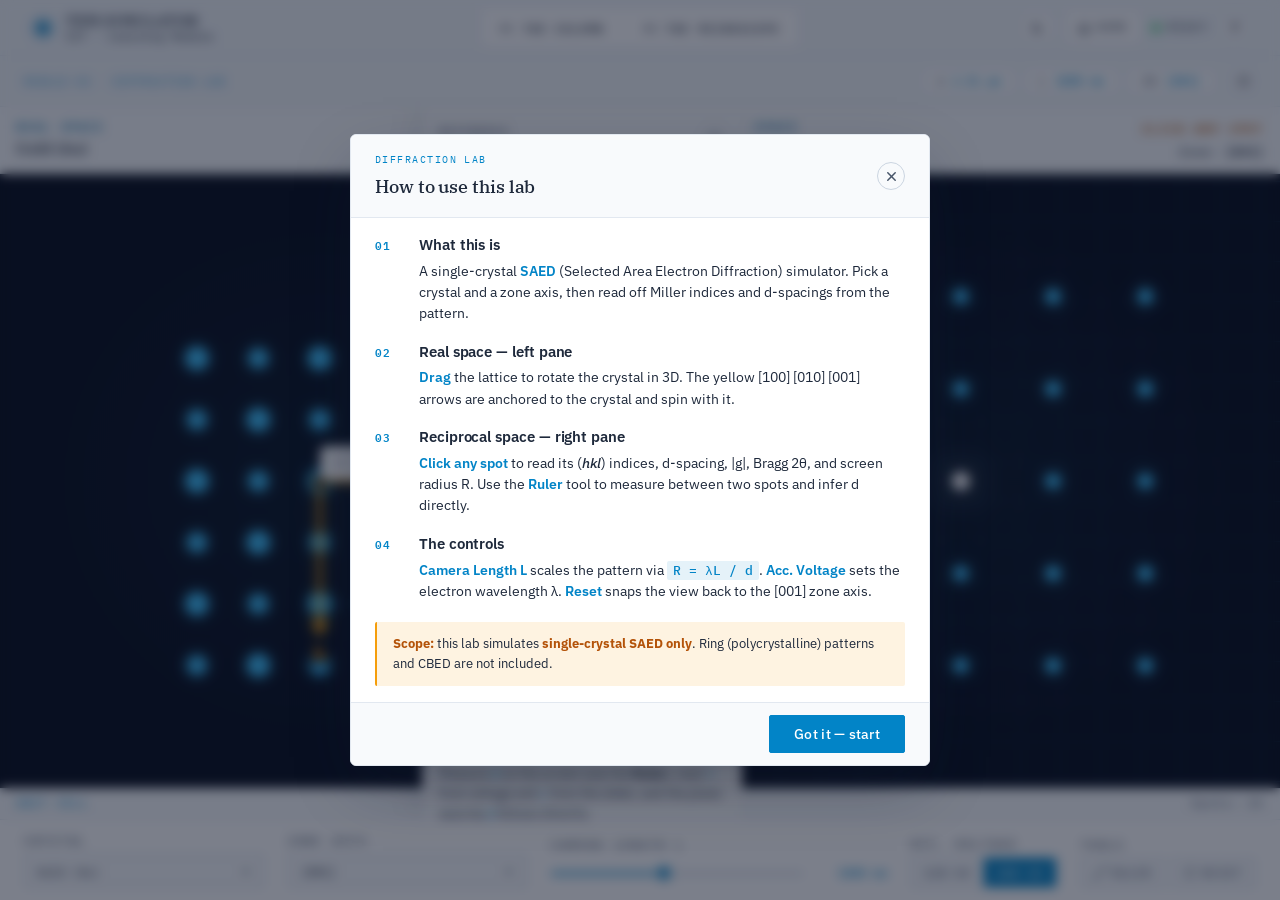
<file: pages/diffraction-lab.html>
<!doctype html>
<html lang="en">
<head>
  <meta charset="utf-8" />
  <meta name="viewport" content="width=device-width, initial-scale=1" />
  <title>The Diffraction Lab · TEM Simulator</title>
  <link rel="stylesheet" href="../assets/css/global.css" />
  <link rel="stylesheet" href="../assets/css/diffraction.css" />
  <link rel="stylesheet" href="../assets/css/welcome-guide.css" />
</head>
<body class="diff-body">

  <div data-topnav data-module="diffraction"></div>

  <main class="diff-page">

    <!-- ============= TOP STRIP — module tag, title, status pills ============= -->
    <header class="diff-header">
      <div class="diff-header__left">
        <span class="tag tag--signal">MODULE 03 · DIFFRACTION LAB</span>
      </div>
      <div class="diff-header__right">
        <div class="diff-pill">
          <span class="diff-pill__key">λ</span>
          <span class="diff-pill__val"><span id="wavelengthReadout">2.51</span> pm</span>
        </div>
        <div class="diff-pill">
          <span class="diff-pill__key">L</span>
          <span class="diff-pill__val"><span id="cameraValueTop">1000</span> mm</span>
        </div>
        <div class="diff-pill">
          <span class="diff-pill__key">ZA</span>
          <span class="diff-pill__val" id="zoneAxisTop">[001]</span>
        </div>
        <button type="button" class="diff-help-btn" id="diffHelpBtn" aria-label="Open help" title="How to use this lab">
          <svg viewBox="0 0 16 16" width="13" height="13" fill="none" stroke="currentColor" stroke-width="1.6" stroke-linecap="round">
            <circle cx="8" cy="8" r="6.6"/>
            <path d="M 6.1 6 a 1.9 1.9 0 1 1 3.4 1.2 c -0.85 0.55 -1.5 0.85 -1.5 1.85"/>
            <circle cx="8" cy="11.6" r="0.55" fill="currentColor" stroke="none"/>
          </svg>
        </button>
      </div>
    </header>

    <!-- ============= TWO-PANE STAGE — real space | reciprocal space ============= -->
    <section class="diff-stage">
      <!-- LEFT: 3D crystal lattice in real space -->
      <div class="diff-pane diff-pane--real">
        <div class="diff-pane__header">
          <div class="diff-pane__title-wrap">
            <div class="diff-pane__eyebrow">REAL SPACE</div>
            <div class="diff-pane__title" id="latticeTitle">Gold (Au)</div>
          </div>
          <div class="diff-pane__meta">
            <div class="diff-hint diff-hint--blink" id="dragRotateHint">DRAG TO ROTATE</div>
            <div class="diff-pane__meta-val" id="latticeMeta">FCC · a = 0.408 nm</div>
          </div>
        </div>
        <div class="diff-pane__canvas diff-pane__canvas--real" id="latticeCanvas">
          <svg id="latticeSVG"
               viewBox="-200 -200 400 400"
               preserveAspectRatio="xMidYMid meet"
               xmlns="http://www.w3.org/2000/svg">
            <g id="latticeGroup"></g>
          </svg>
        </div>
        <div class="diff-pane__footer">
          <span class="diff-pane__footer-key">UNIT CELL</span>
          <span class="diff-pane__footer-val">2 × 2 × 2 cells shown</span>
        </div>
      </div>

      <!-- RIGHT: Reciprocal-space SAED pattern -->
      <div class="diff-pane diff-pane--reciprocal">
        <div class="diff-pane__header">
          <div class="diff-pane__title-wrap">
            <div class="diff-pane__eyebrow">RECIPROCAL SPACE</div>
            <div class="diff-pane__title">SAED Pattern</div>
          </div>
          <div class="diff-pane__meta">
            <div class="diff-hint diff-hint--blink" id="spotClickHint">CLICK ANY SPOT</div>
            <div class="diff-pane__meta-val">Zone: <strong id="zonePatternMeta">[001]</strong></div>
          </div>
        </div>
        <div class="diff-pane__canvas diff-pane__canvas--reciprocal" id="diffCanvas">
          <svg id="diffSVG"
               viewBox="-200 -200 400 400"
               preserveAspectRatio="xMidYMid meet"
               xmlns="http://www.w3.org/2000/svg">
            <g id="diffGroup"></g>
            <g id="measureGroup"></g>
          </svg>

          <!-- Floating spot info card -->
          <div class="spot-readout" id="spotReadout">
            <button class="spot-readout__close" id="spotReadoutClose" aria-label="Close">
              <svg width="10" height="10" viewBox="0 0 10 10" fill="none" stroke="currentColor" stroke-width="1.5">
                <line x1="2" y1="2" x2="8" y2="8"/>
                <line x1="8" y1="2" x2="2" y2="8"/>
              </svg>
            </button>
            <div class="spot-readout__eyebrow">REFLECTION</div>
            <div class="spot-readout__hkl" id="spotHKL">(<em>200</em>)</div>
            <div class="spot-readout__row">
              <span class="spot-readout__label">d-spacing</span>
              <span class="spot-readout__value" id="spotD">0.204 nm</span>
            </div>
            <div class="spot-readout__row">
              <span class="spot-readout__label">|g| (1/d)</span>
              <span class="spot-readout__value" id="spotG">4.90 nm⁻¹</span>
            </div>
            <div class="spot-readout__row">
              <span class="spot-readout__label">2θ (Bragg)</span>
              <span class="spot-readout__value" id="spotTheta">0.71°</span>
            </div>
            <div class="spot-readout__row">
              <span class="spot-readout__label">R on screen</span>
              <span class="spot-readout__value" id="spotR">12.3 mm</span>
            </div>
          </div>
        </div>
        <div class="diff-pane__footer">
          <span class="diff-pane__footer-key">d = λL / R</span>
          <span class="diff-pane__footer-val">Spots: <span id="spotCount">—</span></span>
        </div>
      </div>

      <!-- ============= COLLAPSIBLE THEORY PANEL — slides in from the right ============= -->
      <aside class="diff-theory" id="diffTheory" aria-label="Theory and inference reference">
        <button class="diff-theory__tab" id="diffTheoryTab" type="button"
                aria-expanded="false" aria-controls="diffTheoryPanel"
                title="Open theory & inference panel">
          <svg class="diff-theory__tab-icon" viewBox="0 0 12 12" width="11" height="11"
               fill="none" stroke="currentColor" stroke-width="1.8" stroke-linecap="round">
            <polyline points="8,3 4,6 8,9"/>
          </svg>
          <span class="diff-theory__tab-label">THEORY</span>
        </button>
        <div class="diff-theory__panel" id="diffTheoryPanel">
          <header class="diff-theory__header">
            <div class="diff-theory__title-wrap">
              <div class="diff-theory__eyebrow">REFERENCE</div>
              <h3 class="diff-theory__title">Theory &amp; Inference</h3>
            </div>
            <button type="button" class="diff-theory__close" id="diffTheoryClose"
                    aria-label="Close theory panel">
              <svg viewBox="0 0 12 12" width="11" height="11" fill="none"
                   stroke="currentColor" stroke-width="1.6" stroke-linecap="round">
                <line x1="3" y1="3" x2="9" y2="9"/>
                <line x1="9" y1="3" x2="3" y2="9"/>
              </svg>
            </button>
          </header>

          <div class="diff-theory__body">

            <section class="diff-theory__section">
              <div class="diff-theory__heading">Real ↔ Reciprocal space</div>
              <p>Real space holds the periodic atomic lattice. Reciprocal space is its <strong>Fourier dual</strong> — what the electron beam "sees" after scattering. A crystal with plane spacing <em>d</em> produces a reciprocal-lattice point at distance <em>1/d</em> from the origin: <strong>tighter planes → wider spots</strong>.</p>
            </section>

            <section class="diff-theory__section">
              <div class="diff-theory__heading">Why spots appear — Bragg</div>
              <p>Each spot corresponds to a family of crystal planes <em>{hkl}</em>. Constructive interference happens only when <em>2d sin θ = nλ</em>. Spots far from the center come from planes with small <em>d</em>; spots near the center come from planes with large <em>d</em>.</p>
            </section>

            <section class="diff-theory__section">
              <div class="diff-theory__heading">The zone axis [uvw]</div>
              <p>The beam direction through the crystal. Only reciprocal-lattice points lying in the plane <em>perpendicular</em> to [uvw] appear in the pattern — that's why pattern geometry changes when you change zone. The pattern's symmetry mirrors the crystal's symmetry along [uvw].</p>
            </section>

            <section class="diff-theory__section">
              <div class="diff-theory__heading">The camera equation</div>
              <div class="diff-theory__formula">
                <span class="diff-theory__formula-lhs">d</span>
                <span class="diff-theory__formula-eq">=</span>
                <span class="diff-theory__formula-rhs">λL / R</span>
              </div>
              <p>Measure <em>R</em> on the screen (use the <strong>Ruler</strong>), read <em>λ</em> from voltage and <em>L</em> from the slider, and the plane spacing <em>d</em> follows directly.</p>
            </section>

            <section class="diff-theory__section">
              <div class="diff-theory__heading">What you can infer</div>
              <ul class="diff-theory__list">
                <li><strong>Crystal structure</strong> — from spot symmetry and systematic absences (FCC misses odd–even mixes; BCC misses h+k+l odd).</li>
                <li><strong>Lattice parameter</strong> <em>a</em> — back-calculated from any measured <em>d</em> via the d-spacing formula.</li>
                <li><strong>Crystal orientation</strong> — the zone axis [uvw] that gives this pattern geometry.</li>
                <li><strong>Phase identification</strong> — match measured d-spacings against a known-material database.</li>
              </ul>
            </section>

          </div>
        </div>
      </aside>

    </section>

    <!-- ============= BOTTOM CONTROL BAR ============= -->
    <section class="diff-controls">

      <div class="diff-control">
        <div class="diff-control__label">CRYSTAL</div>
        <div class="diff-select" id="crystalSelect">
          <button class="diff-select-trigger" id="crystalTrigger" type="button">
            <span id="crystalTriggerText">Gold (Au)</span>
            <svg viewBox="0 0 10 10" width="10" height="10" fill="none" stroke="currentColor" stroke-width="1.5">
              <polyline points="2,4 5,7 8,4"/>
            </svg>
          </button>
          <div class="diff-select-dropdown" id="crystalDropdown"></div>
        </div>
      </div>

      <div class="diff-control">
        <div class="diff-control__label">ZONE AXIS</div>
        <div class="diff-select" id="zoneSelect">
          <button class="diff-select-trigger" id="zoneTrigger" type="button">
            <span id="zoneTriggerText">[001]</span>
            <svg viewBox="0 0 10 10" width="10" height="10" fill="none" stroke="currentColor" stroke-width="1.5">
              <polyline points="2,4 5,7 8,4"/>
            </svg>
          </button>
          <div class="diff-select-dropdown" id="zoneDropdown"></div>
        </div>
      </div>

      <div class="diff-control diff-control--slider">
        <div class="diff-control__label">CAMERA LENGTH L</div>
        <div class="diff-slider-row">
          <input type="range" id="cameraSlider"
                 min="200" max="2000" step="50" value="1000" />
          <span class="diff-slider-value"><span id="cameraValue">1000</span> mm</span>
        </div>
      </div>

      <div class="diff-control">
        <div class="diff-control__label">ACC. VOLTAGE</div>
        <div class="diff-voltage">
          <button type="button" class="diff-voltage__btn" data-voltage="120">120 kV</button>
          <button type="button" class="diff-voltage__btn is-active" data-voltage="200">200 kV</button>
        </div>
      </div>

      <div class="diff-control diff-control--tools">
        <div class="diff-control__label">TOOLS</div>
        <div class="diff-tools">
          <button type="button" class="diff-tool" id="rulerTool" title="Measure between two spots">
            <svg viewBox="0 0 16 16" width="12" height="12" fill="none" stroke="currentColor" stroke-width="1.5">
              <line x1="2" y1="14" x2="14" y2="2"/>
              <circle cx="2" cy="14" r="1.5"/>
              <circle cx="14" cy="2" r="1.5"/>
            </svg>
            <span>Ruler</span>
          </button>
          <button type="button" class="diff-tool" id="resetView" title="Reset to [001] zone axis">
            <svg viewBox="0 0 16 16" width="12" height="12" fill="none" stroke="currentColor" stroke-width="1.5">
              <path d="M 14 8 a 6 6 0 1 1 -2 -4.5"/>
              <polyline points="14,1 14,4 11,4"/>
            </svg>
            <span>Reset</span>
          </button>
        </div>
      </div>

    </section>

    <!-- ============= HELP MODAL — opens on every visit; reopen via header icon ============= -->
    <div class="diff-modal" id="diffHelpModal" role="dialog" aria-modal="true" aria-labelledby="diffHelpTitle" hidden>
      <div class="diff-modal__bg" id="diffHelpBackdrop"></div>
      <div class="diff-modal__panel">
        <header class="diff-modal__header">
          <div class="diff-modal__title">
            <span class="tag tag--signal">DIFFRACTION LAB</span>
            <span class="diff-modal__heading" id="diffHelpTitle">How to use this lab</span>
          </div>
          <button type="button" class="diff-modal__close" id="diffHelpClose" aria-label="Close help">
            <svg viewBox="0 0 14 14" width="13" height="13" fill="none" stroke="currentColor" stroke-width="1.6" stroke-linecap="round">
              <line x1="3" y1="3" x2="11" y2="11"/>
              <line x1="11" y1="3" x2="3" y2="11"/>
            </svg>
          </button>
        </header>

        <div class="diff-modal__body">
          <section class="diff-modal__section">
            <div class="diff-modal__step">01</div>
            <div class="diff-modal__step-body">
              <div class="diff-modal__step-title">What this is</div>
              <p>A single-crystal <strong>SAED</strong> (Selected Area Electron Diffraction) simulator. Pick a crystal and a zone axis, then read off Miller indices and d-spacings from the pattern.</p>
            </div>
          </section>

          <section class="diff-modal__section">
            <div class="diff-modal__step">02</div>
            <div class="diff-modal__step-body">
              <div class="diff-modal__step-title">Real space — left pane</div>
              <p><strong>Drag</strong> the lattice to rotate the crystal in 3D. The yellow [100] [010] [001] arrows are anchored to the crystal and spin with it.</p>
            </div>
          </section>

          <section class="diff-modal__section">
            <div class="diff-modal__step">03</div>
            <div class="diff-modal__step-body">
              <div class="diff-modal__step-title">Reciprocal space — right pane</div>
              <p><strong>Click any spot</strong> to read its (<em>hkl</em>) indices, d-spacing, |g|, Bragg 2θ, and screen radius R. Use the <strong>Ruler</strong> tool to measure between two spots and infer d directly.</p>
            </div>
          </section>

          <section class="diff-modal__section">
            <div class="diff-modal__step">04</div>
            <div class="diff-modal__step-body">
              <div class="diff-modal__step-title">The controls</div>
              <p><strong>Camera Length L</strong> scales the pattern via <code>R = λL / d</code>. <strong>Acc. Voltage</strong> sets the electron wavelength λ. <strong>Reset</strong> snaps the view back to the [001] zone axis.</p>
            </div>
          </section>

          <div class="diff-modal__note">
            <strong>Scope:</strong> this lab simulates <strong>single-crystal SAED only</strong>. Ring (polycrystalline) patterns and CBED are not included.
          </div>
        </div>

        <footer class="diff-modal__footer">
          <button type="button" class="diff-modal__cta" id="diffHelpGotIt">Got it — start</button>
        </footer>
      </div>
    </div>

  </main>

  <!-- Scripts: load order matters — data first, then math, then renderers, then controller. -->
  <script src="../assets/js/global.js"></script>
  <script src="../assets/js/diffraction/lattice-data.js"></script>
  <script src="../assets/js/diffraction/math3d.js"></script>
  <script src="../assets/js/diffraction/lattice-renderer.js"></script>
  <script src="../assets/js/diffraction/reciprocal-renderer.js"></script>
  <script src="../assets/js/diffraction/diffraction.js"></script>

  <!-- Sync the top status pills with controls (small inline glue) -->
  <script>
    (function () {
      // Mirror camera-length slider value into the top pill
      const slider = document.getElementById('cameraSlider');
      const top    = document.getElementById('cameraValueTop');
      if (slider && top) {
        slider.addEventListener('input', () => { top.textContent = slider.value; });
      }
      // Mirror zone-axis trigger text into the top pill
      const ztrig = document.getElementById('zoneTriggerText');
      const ztop  = document.getElementById('zoneAxisTop');
      if (ztrig && ztop) {
        const obs = new MutationObserver(() => { ztop.textContent = ztrig.textContent; });
        obs.observe(ztrig, { childList: true, characterData: true, subtree: true });
      }
      // Count spots once the renderer has run (small delay so init completes)
      setTimeout(() => {
        const count = document.getElementById('spotCount');
        const svg = document.getElementById('diffSVG');
        if (!count || !svg) return;
        const refresh = () => {
          const n = svg.querySelectorAll('.diff-spot').length;
          count.textContent = n;
        };
        refresh();
        // Watch for re-renders
        const obs = new MutationObserver(refresh);
        obs.observe(svg.querySelector('#diffGroup'), { childList: true });
      }, 100);

      // ── Help modal — auto-open on visit; reopen via header icon ────────
      const modal       = document.getElementById('diffHelpModal');
      const openBtn     = document.getElementById('diffHelpBtn');
      const closeBtn    = document.getElementById('diffHelpClose');
      const gotItBtn    = document.getElementById('diffHelpGotIt');
      const backdrop    = document.getElementById('diffHelpBackdrop');

      function openModal()  {
        if (!modal) return;
        modal.hidden = false;
        // Force reflow so the open-state transition runs
        void modal.offsetWidth;
        modal.classList.add('is-open');
      }
      function closeModal() {
        if (!modal) return;
        modal.classList.remove('is-open');
        // Wait for transition before hiding to avoid layout flash
        setTimeout(() => { modal.hidden = true; }, 200);
      }

      openBtn?.addEventListener('click', openModal);
      closeBtn?.addEventListener('click', closeModal);
      gotItBtn?.addEventListener('click', closeModal);
      backdrop?.addEventListener('click', closeModal);
      document.addEventListener('keydown', (e) => {
        if (e.key === 'Escape' && modal && !modal.hidden) closeModal();
      });

      // Auto-open on page load — small delay so the page paints first
      setTimeout(openModal, 600);

      // ── Theory panel — slide-out from right ────────────────────────────
      const theory      = document.getElementById('diffTheory');
      const theoryTab   = document.getElementById('diffTheoryTab');
      const theoryClose = document.getElementById('diffTheoryClose');

      function toggleTheory() {
        if (!theory) return;
        const open = theory.classList.toggle('is-open');
        theoryTab?.setAttribute('aria-expanded', open ? 'true' : 'false');
      }
      function closeTheory() {
        if (!theory) return;
        theory.classList.remove('is-open');
        theoryTab?.setAttribute('aria-expanded', 'false');
      }

      theoryTab?.addEventListener('click', toggleTheory);
      theoryClose?.addEventListener('click', closeTheory);
      document.addEventListener('keydown', (e) => {
        if (e.key === 'Escape' && theory?.classList.contains('is-open')) closeTheory();
      });
      // Click anywhere outside the panel → collapse it
      document.addEventListener('click', (e) => {
        if (!theory?.classList.contains('is-open')) return;
        if (e.target.closest('.diff-theory')) return;   // click inside panel/tab — keep open
        closeTheory();
      });
    })();
  </script>
  <script src="../assets/js/welcome-guide.js"></script>
</body>
</html>
</file>
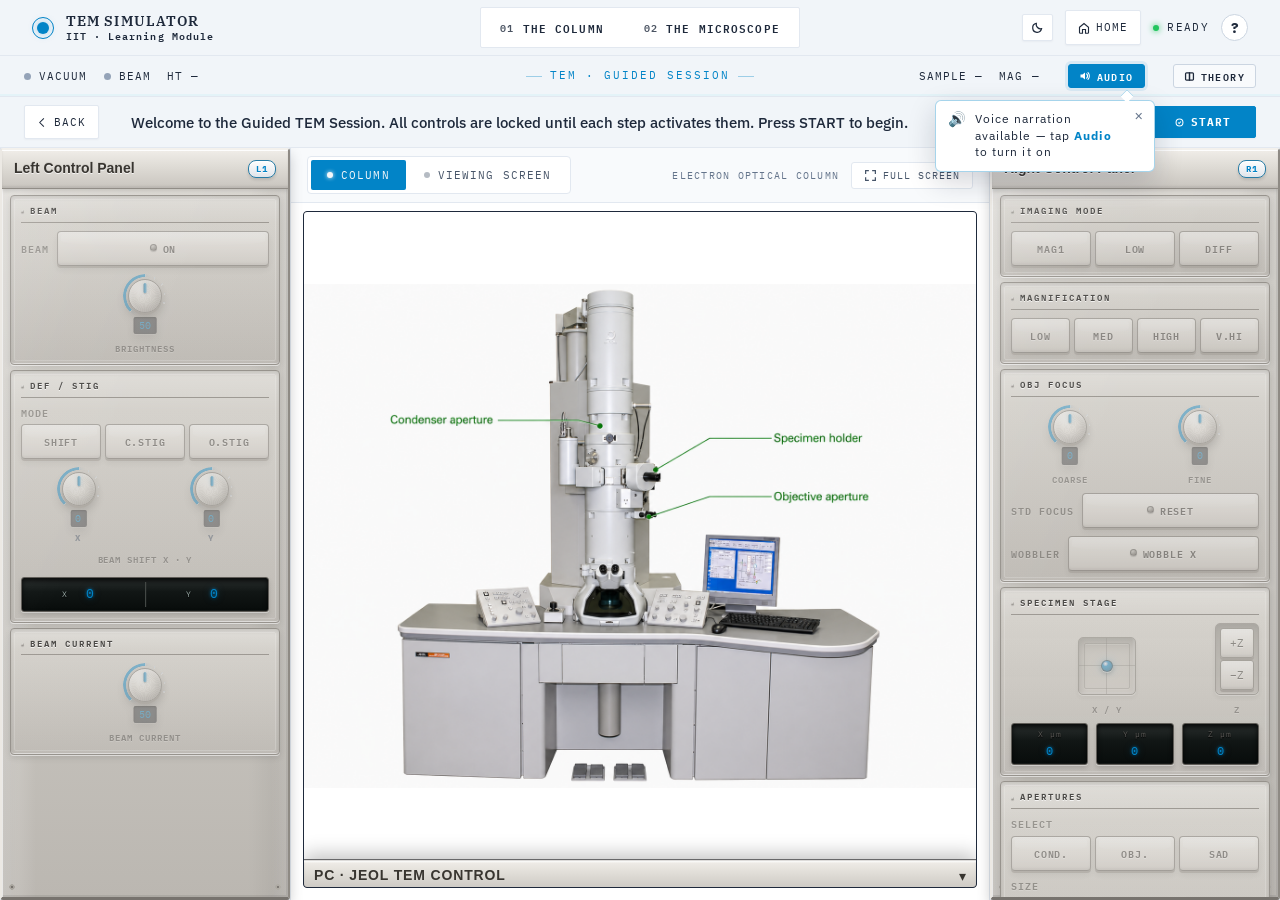
<file: pages/microscope-guided.html>
<!doctype html>
<html lang="en">
<head>
  <meta charset="utf-8" />
  <meta name="viewport" content="width=device-width, initial-scale=1" />
  <title>Guided Mode · TEM Simulator</title>
  <link rel="stylesheet" href="../assets/css/global.css" />
  <link rel="stylesheet" href="../assets/css/guided.css" />
  <link rel="stylesheet" href="../assets/css/controls-panel.css" />
  <link rel="stylesheet" href="../assets/css/module2-control-panels-3d.css" />
  <link rel="stylesheet" href="../assets/css/module2-tem-pc.css" />
  <link rel="stylesheet" href="../assets/css/module2-camera-pc.css" />
</head>
<body>

  <div data-topnav data-module="microscope"></div>

  <main class="guided-page">

    <!-- ═══════════ STATUS STRIP ═══════════ -->
    <div class="guided-status">
      <div class="guided-status__left">
        <span class="guided-status__metric">
          <span class="guided-status__indicator" id="ind-vacuum"></span>
          VACUUM
        </span>
        <span class="guided-status__metric">
          <span class="guided-status__indicator" id="ind-beam"></span>
          BEAM
        </span>
        <span class="guided-status__metric">
          HT <strong id="ind-ht">—</strong>
        </span>
      </div>
      <div class="guided-status__center">
        <span class="guided-status__brand">TEM · GUIDED SESSION</span>
      </div>
      <div class="guided-status__right">
        <span>SAMPLE <strong id="ind-sample">—</strong></span>
        <span>MAG <strong id="ind-mag">—</strong></span>
        <span class="guided-audio-hint-anchor">
          <button type="button" class="guided-status__audio-toggle" id="btn-audio-toggle"
                  aria-pressed="false" title="Turn on voice instructions">
            <svg class="guided-status__audio-icon-on" viewBox="0 0 16 16" width="12" height="12" fill="none" stroke="currentColor" stroke-width="1.5" stroke-linecap="round" stroke-linejoin="round" aria-hidden="true">
              <path d="M2 6h2.6L8 3.3v9.4L4.6 10H2z" fill="currentColor" stroke="none"/>
              <path d="M10.2 5.2a4 4 0 0 1 0 5.6"/>
              <path d="M12 3.4a6.8 6.8 0 0 1 0 9.2"/>
            </svg>
            <svg class="guided-status__audio-icon-off" viewBox="0 0 16 16" width="12" height="12" fill="none" stroke="currentColor" stroke-width="1.5" stroke-linecap="round" stroke-linejoin="round" aria-hidden="true">
              <path d="M2 6h2.6L8 3.3v9.4L4.6 10H2z" fill="currentColor" stroke="none"/>
              <path d="M10.5 6l3 4M13.5 6l-3 4"/>
            </svg>
            <span>Audio</span>
          </button>
          <div class="guided-audio-hint" id="audio-hint" role="status">
            <span class="guided-audio-hint__icon" aria-hidden="true">🔊</span>
            <span class="guided-audio-hint__text">Voice narration available — tap <strong>Audio</strong> to turn it on</span>
            <button type="button" class="guided-audio-hint__close" id="audio-hint-close" aria-label="Dismiss">×</button>
          </div>
        </span>
        <button type="button" class="guided-status__theory-btn" id="guidedTheoryBtn"
                title="Open TEM image capture theory">
          <svg viewBox="0 0 14 14" width="11" height="11" fill="none"
               stroke="currentColor" stroke-width="1.6" stroke-linecap="round" aria-hidden="true">
            <path d="M2 3.5a1.2 1.2 0 0 1 1.2 -1.2 H7 v9.4 H3.2 a1.2 1.2 0 0 1 -1.2 -1.2 Z"/>
            <path d="M12 3.5a1.2 1.2 0 0 0 -1.2 -1.2 H7 v9.4 h3.8 a1.2 1.2 0 0 0 1.2 -1.2 Z"/>
          </svg>
          <span>THEORY</span>
        </button>
      </div>
      <div class="guided-status__progress" aria-hidden="true">
        <div class="guided-status__progress-fill" id="progress-fill"></div>
      </div>
    </div>

    <!-- ═══════════ INSTRUCTION BAR ═══════════ -->
    <div class="guided-context">
      <a href="microscope.html" class="guided-context__back">
        <svg viewBox="0 0 16 16" width="11" height="11" fill="none" stroke="currentColor" stroke-width="1.5" aria-hidden="true">
          <path d="M10 2L4 8l6 6"/>
        </svg>
        Back
      </a>

      <div class="guided-context__instr">
        <div class="guided-context__instr-icon" aria-hidden="true">
          <span class="guided-context__pointer-hand">☞</span>
          <span class="guided-context__pointer-ring"></span>
        </div>
        <div class="guided-context__instr-body">
          <span class="guided-context__instr-text" id="instr-text">
            Preparing guided session…
          </span>
          <span class="guided-context__instr-hint" id="instr-hint"></span>
        </div>
      </div>

      <div class="guided-context__actions">
        <button class="guided-context__restart guided-context__restart--undo" id="btn-undo-step" title="Go back one guided step">
          <svg viewBox="0 0 16 16" width="11" height="11" fill="none" stroke="currentColor" stroke-width="1.5" aria-hidden="true">
            <path d="M3 8a5 5 0 1 0 1.5-3.5"/>
            <path d="M3 3v2.5h2.5"/>
          </svg>
          Undo
        </button>
        <button class="guided-context__restart" id="btn-restart" title="Restart entire session">
          <svg viewBox="0 0 16 16" width="11" height="11" fill="none" stroke="currentColor" stroke-width="1.5" aria-hidden="true">
            <path d="M2 8a6 6 0 1 0 1.8-4.2M2 2v4h4"/>
          </svg>
          Restart
        </button>
      </div>
    </div>

    <!-- ═══════════ THREE-COLUMN BODY ═══════════ -->
    <div class="guided-body">
      <div class="guided-step-pointer" id="guided-step-pointer" aria-hidden="true">
        <span class="guided-step-pointer__icon">👇</span>
      </div>

      <!-- ════════ L1 — LEFT CONTROL PANEL ════════ -->
      <aside class="ctl-panel ctl-panel--left" id="panel-l1">
        <div class="ctl-panel__header">
          <span class="ctl-panel__title">Left Control Panel</span>
          <span class="ctl-panel__badge">L1</span>
        </div>
        <div class="ctl-panel__scroll">

          <!-- BEAM -->
          <div class="dz" data-zone="beam">
            <div class="dz__label">Beam</div>
            <div class="dz__body">
              <div class="ctl ctl--row-2" data-control="beam-on">
                <div class="ctl__label">Beam</div>
                <button class="pbtn" data-action="beam-on"><span class="pbtn__led"></span>On</button>
              </div>
              <div class="ctl ctl--center" data-control="brightness">
                <div class="knob" data-knob="brightness" data-min="0" data-max="100" data-value="50">
                  <div class="knob__ring"></div>
                  <div class="knob__arc"></div>
                  <div class="knob__body"></div>
                  <div class="knob__value">50</div>
                </div>
                <div class="ctl__label ctl__label--below">Brightness</div>
              </div>
            </div>
          </div>

          <!-- DEF / STIG -->
          <div class="dz" data-zone="def-stig">
            <div class="dz__label">DEF / STIG</div>
            <div class="dz__body">
              <div class="ctl ctl--stack" data-control="def-stig-mode">
                <div class="ctl__label">Mode</div>
                <div class="pbtn-group" style="--cols:3;">
                  <button class="pbtn" data-action="def-stig-mode" data-value="shift">Shift</button>
                  <button class="pbtn" data-action="def-stig-mode" data-value="condStig">C.Stig</button>
                  <button class="pbtn" data-action="def-stig-mode" data-value="objStig">O.Stig</button>
                </div>
              </div>
              <div class="ctl ctl--center defstig-knob-control" data-control="def-stig-pad">
                <div class="defstig-knob-row">
                  <div class="defstig-axis-control">
                    <div class="knob" data-defstig-axis="x" data-min="-50" data-max="50" data-value="0" aria-label="Beam Shift X control">
                      <div class="knob__ring"></div>
                      <div class="knob__arc"></div>
                      <div class="knob__body"></div>
                      <div class="knob__value">0</div>
                    </div>
                    <div class="defstig-axis-label">X</div>
                  </div>
                  <div class="defstig-axis-control">
                    <div class="knob" data-defstig-axis="y" data-min="-50" data-max="50" data-value="0" aria-label="Beam Shift Y control">
                      <div class="knob__ring"></div>
                      <div class="knob__arc"></div>
                      <div class="knob__body"></div>
                      <div class="knob__value">0</div>
                    </div>
                    <div class="defstig-axis-label">Y</div>
                  </div>
                </div>
                <div class="ctl__label ctl__label--below" id="def-stig-label">Beam Shift X · Y</div>
              </div>
              <div class="defstig-readout-bar">
                <div class="defstig-readout-bar__cell">
                  <span class="defstig-readout-bar__key">X</span>
                  <span class="defstig-readout-bar__val" id="readout-def-x">0</span>
                </div>
                <div class="defstig-readout-bar__divider"></div>
                <div class="defstig-readout-bar__cell">
                  <span class="defstig-readout-bar__key">Y</span>
                  <span class="defstig-readout-bar__val" id="readout-def-y">0</span>
                </div>
              </div>
            </div>
          </div>

          <!-- BEAM CURRENT -->
          <div class="dz" data-zone="beam-current">
            <div class="dz__label">Beam Current</div>
            <div class="dz__body">
              <div class="ctl ctl--center" data-control="beam-current">
                <div class="knob" data-knob="beam-current" data-min="0" data-max="100" data-value="50">
                  <div class="knob__ring"></div>
                  <div class="knob__arc"></div>
                  <div class="knob__body"></div>
                  <div class="knob__value">50</div>
                </div>
                <div class="ctl__label ctl__label--below">Beam Current</div>
              </div>
            </div>
          </div>

        </div>
      </aside>

      <!-- ════════ CENTER — VIEWPORT + PC DRAWER ════════ -->
      <section class="viewport-wrap" id="viewport-wrap">

        <!-- Viewport header -->
        <header class="viewer__header">
          <div class="viewer__tabs" role="tablist" aria-label="View">
            <button class="viewer__tab is-active" role="tab" aria-selected="true" data-view="column">
              <span class="viewer__tab-dot" aria-hidden="true"></span>
              Column
            </button>
            <button class="viewer__tab" role="tab" aria-selected="false" data-view="screen">
              <span class="viewer__tab-dot" aria-hidden="true"></span>
              Viewing Screen
            </button>
          </div>
          <div class="viewer__header-right">
            <div class="viewer__caption" id="viewer-caption">ELECTRON OPTICAL COLUMN</div>
            <button type="button" class="viewer__fullscreen" id="btn-fullscreen" title="Toggle full screen">
              <svg class="viewer__fs-icon-enter" viewBox="0 0 16 16" width="13" height="13" fill="none" stroke="currentColor" stroke-width="1.5" aria-hidden="true">
                <path d="M2 6V2h4M14 6V2h-4M2 10v4h4M14 10v4h-4"/>
              </svg>
              <svg class="viewer__fs-icon-exit" viewBox="0 0 16 16" width="13" height="13" fill="none" stroke="currentColor" stroke-width="1.5" aria-hidden="true">
                <path d="M6 2v4H2M10 2v4h4M6 14v-4H2M10 14v-4h4"/>
              </svg>
              <span class="viewer__fs-label">Full Screen</span>
            </button>
          </div>
        </header>

        <!-- Viewport stage -->
        <div class="viewer__stage" id="viewer-stage">
          <!-- Column view -->
          <div class="viewer__panel is-active" data-view-panel="column">
            <img src="../assets/images/microscope/diagram/tem-guided-cutaway.png"
                 alt="TEM column cutaway"
                 class="viewer__column-image" />
            <div class="viewer__column-hotspots" id="diagram-hotspots"></div>
          </div>

          <!-- Screen view -->
          <div class="viewer__panel" data-view-panel="screen">
            <div class="viewer__screen" id="view-screen">
              <div class="viewer__screen-empty" id="view-empty">SCREEN OFFLINE</div>
            </div>
          </div>

          <!-- PC DRAWER — slides up from bottom of viewport -->
          <div class="pc-drawer" id="pc-drawer" aria-hidden="false">
            <div class="pc-drawer__handle" id="pc-drawer-handle" role="button" tabindex="0" aria-expanded="false" aria-controls="pc-tem pc-cam" title="Open PC drawer">
              <span class="pc-drawer__handle-label" id="pc-drawer-title">PC · TEM CONTROL</span>
              <span class="pc-drawer__handle-icon">▾</span>
            </div>

            <!-- PC1: JEOL JEM-2100 TEM Control Software -->
            <div class="pc-drawer__content pc-drawer__content--tem" id="pc-tem" hidden>
              <div class="pc-screen pc-screen--temcon">
                <div class="temcon-window" aria-label="JEOL JEM-2100 TEM control software">

                  <div class="temcon-titlebar">
                    <div class="temcon-titlebar__caption">
                      <span class="temcon-titlebar__icon" aria-hidden="true">✣</span>
                      <span>Operation</span>
                    </div>
                    <div class="temcon-titlebar__buttons" aria-hidden="true">
                      <span>—</span><span>□</span><span>×</span>
                    </div>
                  </div>

                  <div class="temcon-menubar" aria-label="TEMCON menu bar">
                    <span>File</span><span>Dialogue</span><span>Monitor</span><span>Property</span>
                    <span>Option</span><span>Maintenance</span><span>Display</span><span>JEOLS</span><span>Help</span>
                  </div>
                  <div class="temcon-shortcuts" aria-label="TEMCON function shortcuts">
                    <span class="temcon-shortcut temcon-shortcut--ht" role="button" tabindex="0">HT</span>
                    <span class="temcon-shortcut">SPC</span>
                    <span class="temcon-shortcut">Status</span>
                    <span class="temcon-shortcut">VAC</span>
                    <span class="temcon-shortcut"><b>F1:</b> Screen</span>
                    <span class="temcon-shortcut"><b>F2:</b> Off-Axis</span>
                    <span class="temcon-shortcut"><b>F3:</b> SPOT</span>
                    <span class="temcon-shortcut"><b>F4:</b> GUN/A</span>
                    <span class="temcon-shortcut"><b>F5:</b> IL Stig</span>
                    <span class="temcon-shortcut"><b>F6:</b> GIF</span>
                    <div class="temcon-holder-model temcon-holder-model--global">
                      <label>Holder</label>
                      <select aria-label="Holder model">
<option value="single-tilt">EM-21010/21020 : Single Tilt Holder</option>
<option value="single-tilt-beryllium" selected>EM-21010/21150 : Single Tilt Beryllium Holder</option>
<option value="high-tilt">EM-21010/21311HTR : High Tilt Holder</option>
<option value="specimen-tilting-beryllium">EM-31640 : Specimen Tilting Beryllium Holder</option>
<option value="quick-change">EM-11210SQCH : Specimen quick change holder</option>
                    </select>
                    </div>
                  </div>

                  <div class="temcon-status" aria-label="TEM main data display area">
                    <div class="temcon-status__lamps">
                      <div class="temcon-lamp" id="pc-ht-lamp">HT</div>
                      <div class="temcon-lamp temcon-lamp--beam" id="pc-beam-lamp">Beam<br><strong>OFF</strong></div>
                    </div>
                    <div class="temcon-status__cell temcon-status__cell--illumination">
                      <div><span>Acc.</span> <strong id="pc-acc-value">— kV</strong></div>
                      <div><span>Beam Current</span> <strong id="pc-beam-current">50 µA</strong></div>
                      <div class="temcon-status__inline"><strong>TEM</strong><strong>Spot 1</strong></div>
                      <div class="temcon-status__inline"><span></span><strong>Alpha 3</strong></div>
                    </div>
                    <div class="temcon-status__cell">
                      <div class="temcon-status__pair"><span>MAG :</span><strong id="pc-mag-value">X20k</strong></div>
                      <div class="temcon-status__pair"><span>Defocus:</span><strong id="pc-defocus-value">0.0 nm</strong></div>
                    </div>
                    <div class="temcon-status__cell">
                      <div class="temcon-status__pair"><span>Cur. Dens.</span><strong id="pc-current-density">0.8 pA/cm²</strong></div>
                      <div class="temcon-status__pair"><span>Exp. Time</span><strong>1 sec M</strong></div>
                    </div>
                    <div class="temcon-status__cell temcon-status__cell--stage">
                      <div><span>X=</span> <strong id="pc-stg-x">0.0</strong></div>
                      <div><span>Y=</span> <strong id="pc-stg-y">0.0</strong></div>
                      <div><span>Z=</span> <strong id="pc-stg-z">0.0</strong></div>
                      <div><span>TX=</span> <strong id="pc-stg-tx">0.0</strong></div>
                      <div><span>TY=</span> <strong id="pc-stg-ty">0.0</strong></div>
                      <div class="temcon-status__stage-mode">Super Fine</div>
                    </div>
                  </div>

                  <div class="temcon-client">
                    <div class="temcon-connection-bar"><span class="temcon-connected-indicator">● Connected</span></div>

                    <section class="temcon-page is-selected" role="tabpanel" data-temcon-page="standard">
                      <fieldset class="temcon-group temcon-group--illumination">
                        <legend>Illumination</legend>
                        <div class="temcon-mode-row">
                          <span class="temcon-field-label">Mode</span>
                          <label class="temcon-radio"><input type="radio" checked disabled><span>TEM</span></label>
                          <label class="temcon-radio"><input type="radio" disabled><span>EDS</span></label>
                          <label class="temcon-radio"><input type="radio" disabled><span>NBD</span></label>
                          <label class="temcon-radio"><input type="radio" disabled><span>CBD</span></label>
                        </div>
                        <div class="temcon-illumination-row">
                          <div class="temcon-stepper">
                            <span class="temcon-field-label">Spot Size:</span>
                            <button type="button" class="temcon-btn temcon-btn--arrow" disabled aria-label="Decrease spot size">◀</button>
                            <output class="temcon-value-box">1</output>
                            <button type="button" class="temcon-btn temcon-btn--arrow" disabled aria-label="Increase spot size">▶</button>
                          </div>
                          <div class="temcon-stepper">
                            <span class="temcon-field-label">Alpha:</span>
                            <button type="button" class="temcon-btn temcon-btn--arrow" disabled aria-label="Decrease alpha">◀</button>
                            <output class="temcon-value-box">3</output>
                            <button type="button" class="temcon-btn temcon-btn--arrow" disabled aria-label="Increase alpha">▶</button>
                          </div>
                          <div class="temcon-bright-dark">
                            <span class="temcon-field-label">Bright/Dark</span>
                            <label class="temcon-radio"><input type="radio" checked disabled><span>Bright</span></label>
                            <label class="temcon-radio"><input type="radio" disabled><span>Dark</span></label>
                            <output class="temcon-select-box">1 <span>▼</span></output>
                          </div>
                        </div>
                      </fieldset>

                      <fieldset class="temcon-group">
                        <legend>Function</legend>
                        <div class="temcon-function-row">
                          <button type="button" class="temcon-btn" data-temcon-mode="mag1" disabled>MAG</button>
                          <button type="button" class="temcon-btn" disabled>MAG2</button>
                          <button type="button" class="temcon-btn" data-temcon-mode="lowmag" disabled>LMAG</button>
                          <button type="button" class="temcon-btn" disabled>SAM</button>
                          <button type="button" class="temcon-btn" data-temcon-mode="diff" disabled>DIFF</button>
                          <button type="button" class="temcon-btn" disabled>MAG3</button>
                          <span class="temcon-function-spacer"></span>
                          <button type="button" class="temcon-btn temcon-btn--arrow" disabled>◀</button>
                          <button type="button" class="temcon-btn temcon-btn--arrow" disabled>▶</button>
                        </div>
                      </fieldset>

                      <fieldset class="temcon-group">
                        <legend>DEF Select</legend>
                        <div class="temcon-def-grid">
                          <span class="temcon-field-label">Alignment:</span>
                          <button type="button" class="temcon-btn" disabled>Gun</button>
                          <button type="button" class="temcon-btn" disabled>CL</button>
                          <button type="button" class="temcon-btn" disabled>Image</button>
                          <button type="button" class="temcon-btn" disabled>PROJ</button>
                          <span class="temcon-field-label">Stigmator:</span>
                          <button type="button" class="temcon-btn" data-temcon-stig="condStig" disabled>CL</button>
                          <button type="button" class="temcon-btn" data-temcon-stig="objStig" disabled>OL</button>
                          <button type="button" class="temcon-btn" disabled>IL</button>
                        </div>
                      </fieldset>

                      <div class="temcon-focus-row">
                        <label>OBJ Focus Step: <output class="temcon-select-box">1 <span>▼</span></output></label>
                        <label>OL Stig: <output class="temcon-select-box">1 <span>▼</span></output></label>
                      </div>

                      <div class="temcon-subtabs" role="tablist" aria-label="Standard subpages">
                        <button type="button" class="temcon-subtab is-selected" data-temcon-subtab="wobbler">Wobbler</button>
                        <button type="button" class="temcon-subtab" data-temcon-subtab="screen">Screen</button>
                        <button type="button" class="temcon-subtab" data-temcon-subtab="settings">Settings</button>
                      </div>

                      <div class="temcon-subpage is-selected" data-temcon-subpage="wobbler">
                        <button type="button" class="temcon-btn" data-temcon-wobbler="ht" disabled>HT</button>
                        <button type="button" class="temcon-btn" data-temcon-wobbler="obj" disabled>OBJ</button>
                        <button type="button" class="temcon-btn" data-temcon-wobbler="image-x" disabled>Image X</button>
                        <button type="button" class="temcon-btn" disabled>Y</button>
                        <span></span>
                        <button type="button" class="temcon-btn" disabled>Freq/Amp...</button>
                      </div>
                      <div class="temcon-subpage" data-temcon-subpage="screen" hidden>
                        <div class="temcon-info-grid">
                          <span>Fluorescent Screen</span><strong id="pc-screen-state">DOWN</strong>
                          <span>Camera</span><strong id="pc-camera-state">RETRACTED</strong>
                        </div>
                      </div>
                      <div class="temcon-subpage" data-temcon-subpage="settings" hidden>
                        <div class="temcon-info-grid">
                          <span>Control Sensitivity</span><strong>Super Fine</strong>
                          <span>Communication</span><strong class="temcon-ok">TEM Connected</strong>
                        </div>
                      </div>
                    </section>

                    <section class="temcon-page" role="tabpanel" data-temcon-page="stage" hidden>
                      <div class="temcon-stage-layout">
                        <fieldset class="temcon-group">
                          <legend>Specimen Holder</legend>
                          <div class="ctl ctl--stack temcon-guided-control" data-control="holder-type">
                            <div class="temcon-field-label">Holder Type</div>
                            <div class="pbtn-group temcon-choice-group" style="--cols:2;">
                              <button class="pbtn" data-action="holder-type" data-value="single-tilt">Single Tilt</button>
                              <button class="pbtn" data-action="holder-type" data-value="double-tilt">Double Tilt</button>
                            </div>
                          </div>
                          <div class="temcon-info-grid temcon-info-grid--compact">
                            <span>Holder Status</span><strong id="pc-holder-status">NOT SELECTED</strong>
                            <span>Specimen</span><strong id="pc-specimen-status">OUTSIDE COLUMN</strong>
                          </div>
                        </fieldset>

                        <fieldset class="temcon-group">
                          <legend>Stage Position</legend>
                          <div class="temcon-stage-coordinates">
                            <div><span>X</span><strong id="pc-stage-x-detail">0.000</strong><small>µm</small></div>
                            <div><span>Y</span><strong id="pc-stage-y-detail">0.000</strong><small>µm</small></div>
                            <div><span>Z</span><strong id="pc-stage-z-detail">0.000</strong><small>µm</small></div>
                            <div><span>TX</span><strong>0.00</strong><small>°</small></div>
                            <div><span>TY</span><strong>0.00</strong><small>°</small></div>
                          </div>
                          <div class="ctl ctl--row-2 temcon-guided-control" data-control="stage-neutralize">
                            <div class="temcon-field-label">Stage</div>
                            <button class="pbtn" data-action="stage-neutralize"><span class="pbtn__led"></span>Neutralize</button>
                          </div>
                          <div class="temcon-stage-mode-row">
                            <label class="temcon-radio"><input type="radio" disabled><span>Coarse</span></label>
                            <label class="temcon-radio"><input type="radio" disabled><span>Fine</span></label>
                            <label class="temcon-radio"><input type="radio" checked disabled><span>Super Fine</span></label>
                          </div>
                        </fieldset>

                        <fieldset class="temcon-group temcon-group--vacuum">
                          <legend>Specimen Exchange / Vacuum</legend>
                          <div class="temcon-vacuum-line">
                            <span class="pc-readout__indicator" id="pc-vac-ind"></span>
                            <span>Airlock</span>
                            <strong id="pc-vac-text">NOT READY</strong>
                          </div>
                          <div class="temcon-info-grid temcon-info-grid--compact">
                            <span>Column Vacuum</span><strong id="pc-column-vacuum">READY</strong>
                            <span>Airlock Valve</span><strong id="pc-airlock-valve">CLOSED</strong>
                            <span>Pressure</span><strong id="pc-vac-pressure">— Pa</strong>
                          </div>
                          <div class="temcon-progress" aria-hidden="true"><span id="pc-vac-progress"></span></div>
                        </fieldset>
                      </div>
                    </section>
                  </div>

                  <div class="temcon-statusbar">
                    <span id="pc-system-message">TEM Connected</span>
                    <span>Communication: <strong class="temcon-ok">OK</strong></span>
                  </div>
                </div>
              </div>
            </div>


            <!-- PC2: Legacy scientific camera workstation -->
            <div class="pc-drawer__content pc-drawer__content--cam" id="pc-cam" hidden>
              <div class="camera-workstation" aria-label="TEM camera acquisition software">
                <div class="camera-titlebar">
                  <div class="camera-titlebar__caption">
                    <span class="camera-titlebar__icon" aria-hidden="true">DM</span>
                    <span>DigitalMicrograph — Camera View</span>
                  </div>
                  <div class="camera-titlebar__buttons" aria-hidden="true">
                    <span>—</span><span>□</span><span>×</span>
                  </div>
                </div>

                <div class="camera-menubar" aria-label="Application menu">
                  <span>File</span><span>Edit</span><span>Camera</span><span>Acquire</span><span>Process</span><span>Display</span><span>Window</span><span>Help</span>
                </div>

                <div class="camera-toolbar" aria-hidden="true">
                  <button type="button" tabindex="-1">New</button>
                  <button type="button" tabindex="-1">Open</button>
                  <button type="button" tabindex="-1">Save</button>
                  <span class="camera-toolbar__sep"></span>
                  <button type="button" tabindex="-1">1:1</button>
                  <button type="button" tabindex="-1">Fit</button>
                  <button type="button" tabindex="-1">ROI</button>
                  <span class="camera-toolbar__sep"></span>
                  <div class="camera-toolbar__status"><span id="pc-cam-comm-led"></span>Camera communication OK</div>
                </div>

                <div class="camera-desktop">
                  <section class="camera-image-window">
                    <div class="camera-child-titlebar">
                      <span id="pc-cam-file-name">Live View — Nanoparticles</span>
                      <span class="camera-child-titlebar__buttons" aria-hidden="true">_ □ ×</span>
                    </div>
                    <div class="camera-image-tools" aria-hidden="true">
                      <span>Pointer</span><span>Zoom</span><span>Line ROI</span><span>Measure</span>
                      <strong id="pc-cam-zoom">100%</strong>
                    </div>
                    <div class="pc-cam-live" id="pc-cam-live">
                      <div class="pc-cam-live__placeholder" id="pc-cam-placeholder">CAMERA RETRACTED — NO LIVE SIGNAL</div>
                      <canvas class="pc-cam-live__canvas" id="pc-cam-canvas" width="640" height="480"></canvas>
                      <div class="camera-live-overlay">
                        <span id="pc-cam-overlay-mag">MAG X100k</span>
                        <span id="pc-cam-overlay-exp">1.00 s</span>
                      </div>
                    </div>
                    <div class="camera-image-statusbar">
                      <span id="pc-cam-resolution">2048 × 2048</span>
                      <span>16 bit</span>
                      <span id="pc-cam-cursor">X: 1024&nbsp;&nbsp;Y: 1024</span>
                      <span id="pc-cam-image-state">No image</span>
                    </div>
                  </section>

                  <aside class="camera-side-column">
                    <section class="camera-palette camera-palette--acquisition">
                      <div class="camera-palette__title">Camera Acquisition</div>
                      <div class="camera-palette__body">
                        <div class="camera-status-grid">
                          <span>Camera</span><strong id="pc-cam-camera-state">Retracted</strong>
                          <span>Fluor. Screen</span><strong id="pc-cam-screen-state">Down</strong>
                          <span>Live View</span><strong id="pc-cam-live-state">Stopped</strong>
                          <span>Exposure</span><strong>1.00 s</strong>
                          <span>Binning</span><strong>1 × 1</strong>
                          <span>Readout</span><strong>Normal</strong>
                        </div>

                        <div class="camera-control-stack pc-cam-controls">
                          <div class="ctl camera-guided-control" data-control="camera-insert">
                            <button class="pbtn pbtn--full" data-action="camera-insert"><span class="pbtn__led"></span><span>Insert Camera</span></button>
                          </div>
                          <div class="ctl camera-guided-control" data-control="live-view">
                            <button class="pbtn pbtn--full" data-action="live-view"><span class="pbtn__led"></span><span>Start Live View</span></button>
                          </div>
                          <div class="ctl camera-guided-control" data-control="screen-raise">
                            <button class="pbtn pbtn--full" data-action="screen-raise"><span class="pbtn__led"></span><span>Raise Fluorescent Screen</span></button>
                          </div>
                          <div class="ctl camera-guided-control" data-control="acquire">
                            <button class="pbtn pbtn--full camera-acquire-btn" data-action="acquire"><span class="pbtn__led"></span><span>Acquire Image</span></button>
                          </div>
                        </div>
                      </div>
                    </section>

                    <section class="camera-palette camera-palette--fft" id="pc-cam-fft">
                      <div class="camera-palette__title">Live FFT</div>
                      <canvas class="pc-cam-fft__canvas" id="pc-fft-canvas" width="220" height="180"></canvas>
                      <div class="camera-fft-status"><span>Rings:</span><strong id="pc-cam-fft-state">No signal</strong></div>
                    </section>
                  </aside>
                </div>

                <div class="camera-statusbar">
                  <span id="pc-cam-message">Camera workstation ready</span>
                  <span>CCD Temperature: −25.0 °C</span>
                  <span id="pc-cam-ready-state">READY</span>
                </div>
              </div>
            </div>
          </div>
        </div>
      </section>

      <!-- ════════ R1 — RIGHT CONTROL PANEL ════════ -->
      <aside class="ctl-panel ctl-panel--right" id="panel-r1">
        <div class="ctl-panel__header">
          <span class="ctl-panel__title">Right Control Panel</span>
          <span class="ctl-panel__badge">R1</span>
        </div>
        <div class="ctl-panel__scroll">

          <!-- IMAGING MODE -->
          <div class="dz" data-zone="imaging-mode">
            <div class="dz__label">Imaging Mode</div>
            <div class="dz__body">
              <div class="ctl ctl--stack" data-control="imaging-mode">
                <div class="pbtn-group" style="--cols:3;">
                  <button class="pbtn" data-action="imaging-mode" data-value="mag1">MAG1</button>
                  <button class="pbtn" data-action="imaging-mode" data-value="lowmag">LOW</button>
                  <button class="pbtn" data-action="imaging-mode" data-value="diff">DIFF</button>
                </div>
              </div>
            </div>
          </div>

          <!-- MAGNIFICATION -->
          <div class="dz" data-zone="magnification">
            <div class="dz__label">Magnification</div>
            <div class="dz__body">
              <div class="ctl ctl--stack" data-control="magnification">
                <div class="pbtn-group" style="--cols:4;">
                  <button class="pbtn" data-action="magnification" data-value="low">Low</button>
                  <button class="pbtn" data-action="magnification" data-value="medium">Med</button>
                  <button class="pbtn" data-action="magnification" data-value="high">High</button>
                  <button class="pbtn" data-action="magnification" data-value="very-high">V.Hi</button>
                </div>
              </div>
            </div>
          </div>

          <!-- FOCUS -->
          <div class="dz" data-zone="focus">
            <div class="dz__label">OBJ Focus</div>
            <div class="dz__body">
              <div class="dz__knob-row">
                <div class="ctl ctl--center" data-control="focus-coarse">
                  <div class="knob" data-knob="focus-coarse" data-min="-50" data-max="50" data-value="0">
                    <div class="knob__ring"></div>
                    <div class="knob__arc"></div>
                    <div class="knob__body"></div>
                    <div class="knob__value">0</div>
                  </div>
                  <div class="ctl__label ctl__label--below">Coarse</div>
                </div>
                <div class="ctl ctl--center" data-control="focus-fine">
                  <div class="knob" data-knob="focus-fine" data-min="-50" data-max="50" data-value="0">
                    <div class="knob__ring"></div>
                    <div class="knob__arc"></div>
                    <div class="knob__body"></div>
                    <div class="knob__value">0</div>
                  </div>
                  <div class="ctl__label ctl__label--below">Fine</div>
                </div>
              </div>
              <div class="ctl ctl--row-2" data-control="std-focus">
                <div class="ctl__label">Std Focus</div>
                <button class="pbtn" data-action="std-focus"><span class="pbtn__led"></span>Reset</button>
              </div>
              <div class="ctl ctl--row-2" data-control="wobbler">
                <div class="ctl__label">Wobbler</div>
                <button class="pbtn" data-action="wobbler-toggle"><span class="pbtn__led"></span>Wobble X</button>
              </div>
            </div>
          </div>

          <!-- SPECIMEN STAGE -->
          <div class="dz" data-zone="specimen-stage">
            <div class="dz__label">Specimen Stage</div>
            <div class="dz__body">
              <div class="dz__stage-grid">
                <div class="ctl ctl--center" data-control="stage-xy">
                  <div class="trackpad" data-trackpad="stage-xy" data-range="-100,100">
                    <div class="trackpad__dot"></div>
                  </div>
                  <div class="ctl__label ctl__label--below">X / Y</div>
                </div>
                <div class="ctl ctl--center" data-control="stage-z">
                  <div class="rocker">
                    <button class="rocker__btn" data-action="stage-z" data-dir="1">+Z</button>
                    <button class="rocker__btn" data-action="stage-z" data-dir="-1">−Z</button>
                  </div>
                  <div class="ctl__label ctl__label--below">Z</div>
                </div>
              </div>
              <div class="readout-strip">
                <div class="readout-cell">
                  <div class="readout-cell__key">X µm</div>
                  <div class="readout-cell__val" id="readout-x">0</div>
                </div>
                <div class="readout-cell">
                  <div class="readout-cell__key">Y µm</div>
                  <div class="readout-cell__val" id="readout-y">0</div>
                </div>
                <div class="readout-cell">
                  <div class="readout-cell__key">Z µm</div>
                  <div class="readout-cell__val" id="readout-z">0</div>
                </div>
              </div>
            </div>
          </div>

          <!-- APERTURES -->
          <div class="dz" data-zone="apertures">
            <div class="dz__label">Apertures</div>
            <div class="dz__body">
              <div class="ctl ctl--stack" data-control="aperture-select">
                <div class="ctl__label">Select</div>
                <div class="pbtn-group" style="--cols:3;">
                  <button class="pbtn" data-action="aperture-select" data-value="condenser">Cond.</button>
                  <button class="pbtn" data-action="aperture-select" data-value="objective">Obj.</button>
                  <button class="pbtn" data-action="aperture-select" data-value="sad">SAD</button>
                </div>
              </div>
              <div class="ctl ctl--stack" data-control="aperture-size">
                <div class="ctl__label">Size</div>
                <div class="pbtn-group" style="--cols:3;">
                  <button class="pbtn" data-action="aperture-size" data-value="small">S</button>
                  <button class="pbtn" data-action="aperture-size" data-value="medium">M</button>
                  <button class="pbtn" data-action="aperture-size" data-value="large">L</button>
                </div>
              </div>
              <div class="ctl ctl--center" data-control="aperture-align">
                <div class="trackpad" data-trackpad="aperture-align" data-range="-50,50">
                  <div class="trackpad__dot"></div>
                </div>
                <div class="ctl__label ctl__label--below">Aperture Align</div>
              </div>
            </div>
          </div>

          <!-- SAMPLE (for guided insertion steps) -->
          <div class="dz" data-zone="sample">
            <div class="dz__label">Sample</div>
            <div class="dz__body">
              <div class="ctl ctl--stack" data-control="sample">
                <div class="ctl__label">Specimen</div>
                <div class="pbtn-group pbtn-group--grid-2">
                  <button class="pbtn" data-action="sample" data-value="nanoparticles">Nanoparticles</button>
                  <button class="pbtn" data-action="sample" data-value="zebrafish" disabled>Zebrafish</button>
                  <button class="pbtn" data-action="sample" data-value="metal" disabled>Metal</button>
                  <button class="pbtn" data-action="sample" data-value="mineral" disabled>Mineral</button>
                </div>
              </div>
              <div class="ctl ctl--row-2" data-control="specimen-insert">
                <div class="ctl__label">Holder</div>
                <button class="pbtn" data-action="specimen-insert"><span class="pbtn__led"></span>Insert</button>
              </div>
              <div class="ctl ctl--stack" data-control="acc-voltage">
                <div class="ctl__label">Acc. Voltage</div>
                <div class="pbtn-group" style="--cols:2;">
                  <button class="pbtn" data-action="acc-voltage" data-value="120">120 kV</button>
                  <button class="pbtn" data-action="acc-voltage" data-value="200">200 kV</button>
                </div>
              </div>
            </div>
          </div>

        </div>
      </aside>

    </div>

    <!-- ═══════════ THEORY MODAL ═══════════ -->
    <div class="guided-theory" id="guidedTheory" role="dialog" aria-modal="true" aria-labelledby="guidedTheoryTitle" hidden>
      <div class="guided-theory__bg" id="guidedTheoryBackdrop"></div>
      <div class="guided-theory__panel">
        <header class="guided-theory__header">
          <div class="guided-theory__title-wrap">
            <span class="tag tag--signal">REFERENCE</span>
            <h3 class="guided-theory__title" id="guidedTheoryTitle">TEM Image Capture</h3>
          </div>
          <button type="button" class="guided-theory__close" id="guidedTheoryClose" aria-label="Close theory">
            <svg viewBox="0 0 14 14" width="13" height="13" fill="none" stroke="currentColor" stroke-width="1.6" stroke-linecap="round">
              <line x1="3" y1="3" x2="11" y2="11"/><line x1="11" y1="3" x2="3" y2="11"/>
            </svg>
          </button>
        </header>
        <div class="guided-theory__body">
          <section class="guided-theory__section">
            <div class="guided-theory__heading">What a TEM image is</div>
            <p>A 2D <strong>projection</strong> of how each region of your specimen scatters or absorbs electrons. Bright = electrons made it through; dark = electrons were scattered away by mass, thickness, or crystal orientation.</p>
          </section>
          <section class="guided-theory__section">
            <div class="guided-theory__heading">Where contrast comes from</div>
            <p>The <strong>objective aperture</strong> picks which scattered beams reach the detector:</p>
            <ul class="guided-theory__list">
              <li><strong>Mass-thickness</strong> — heavier or thicker regions darker.</li>
              <li><strong>Diffraction</strong> — crystallites at the Bragg condition appear dark in bright-field.</li>
              <li><strong>Phase</strong> — atomic-column interference (HRTEM). Needs careful defocus.</li>
            </ul>
          </section>
          <section class="guided-theory__section">
            <div class="guided-theory__heading">Focus &amp; astigmatism</div>
            <p><strong>Focus</strong> sets sharpness. <strong>Astigmatism</strong> (stigmator) corrects for the lens being stronger in one direction. The <strong>wobbler</strong> oscillates focus to find eucentric height.</p>
          </section>
          <section class="guided-theory__section">
            <div class="guided-theory__heading">The DEF/STIG knobs</div>
            <p>The same physical X/Y knobs on the left panel serve <strong>three functions</strong> depending on which mode is active: <em>Beam Shift</em> moves the beam position, <em>Cond. Stig</em> corrects condenser astigmatism, and <em>Obj. Stig</em> corrects objective astigmatism. Press the mode button first, then adjust.</p>
          </section>
          <section class="guided-theory__section">
            <div class="guided-theory__heading">Capturing the image</div>
            <p>Insert the camera, start live view, raise the fluorescent screen so the beam hits the CCD, then acquire. Use the <strong>Live FFT</strong> to assess focus and stigmation — round rings = good; streaked = astigmatism remains.</p>
          </section>
        </div>
        <footer class="guided-theory__footer">
          <button type="button" class="guided-theory__cta" id="guidedTheoryGotIt">Got it</button>
        </footer>
      </div>
    </div>

  </main>

  <script src="../assets/js/global.js"></script>
  <script src="../data/guided-data.js"></script>
  <script src="../assets/js/guided/state.js"></script>
  <script src="../assets/js/guided/tolerance.js"></script>
  <script src="../assets/js/guided/feedback.js"></script>
  <script src="../assets/js/guided/audio.js"></script>
  <script src="../assets/js/guided/controls-ui.js"></script>
  <script src="../assets/js/guided/controls.js"></script>
  <script src="../assets/js/guided/image-renderer.js"></script>
  <script src="../assets/js/guided/diagram.js"></script>
  <script src="../assets/js/guided/pc-drawer.js"></script>
  <script src="../assets/js/guided/fft-renderer.js"></script>
  <script src="../assets/js/guided/acquire.js"></script>
  <script src="../assets/js/guided/guided-controller.js"></script>

  <script>
    (function () {
      var modal    = document.getElementById('guidedTheory');
      var openBtn  = document.getElementById('guidedTheoryBtn');
      var closeBtn = document.getElementById('guidedTheoryClose');
      var gotItBtn = document.getElementById('guidedTheoryGotIt');
      var backdrop = document.getElementById('guidedTheoryBackdrop');
      if (!modal || !openBtn) return;
      function openModal()  { modal.hidden = false; void modal.offsetWidth; modal.classList.add('is-open'); }
      function closeModal() { modal.classList.remove('is-open'); setTimeout(function(){ modal.hidden = true; }, 200); }
      openBtn.addEventListener('click', openModal);
      if (closeBtn) closeBtn.addEventListener('click', closeModal);
      if (gotItBtn) gotItBtn.addEventListener('click', closeModal);
      if (backdrop) backdrop.addEventListener('click', closeModal);
      document.addEventListener('keydown', function(e){ if (e.key === 'Escape' && !modal.hidden) closeModal(); });
    })();
  </script>
</body>
</html>
</file>
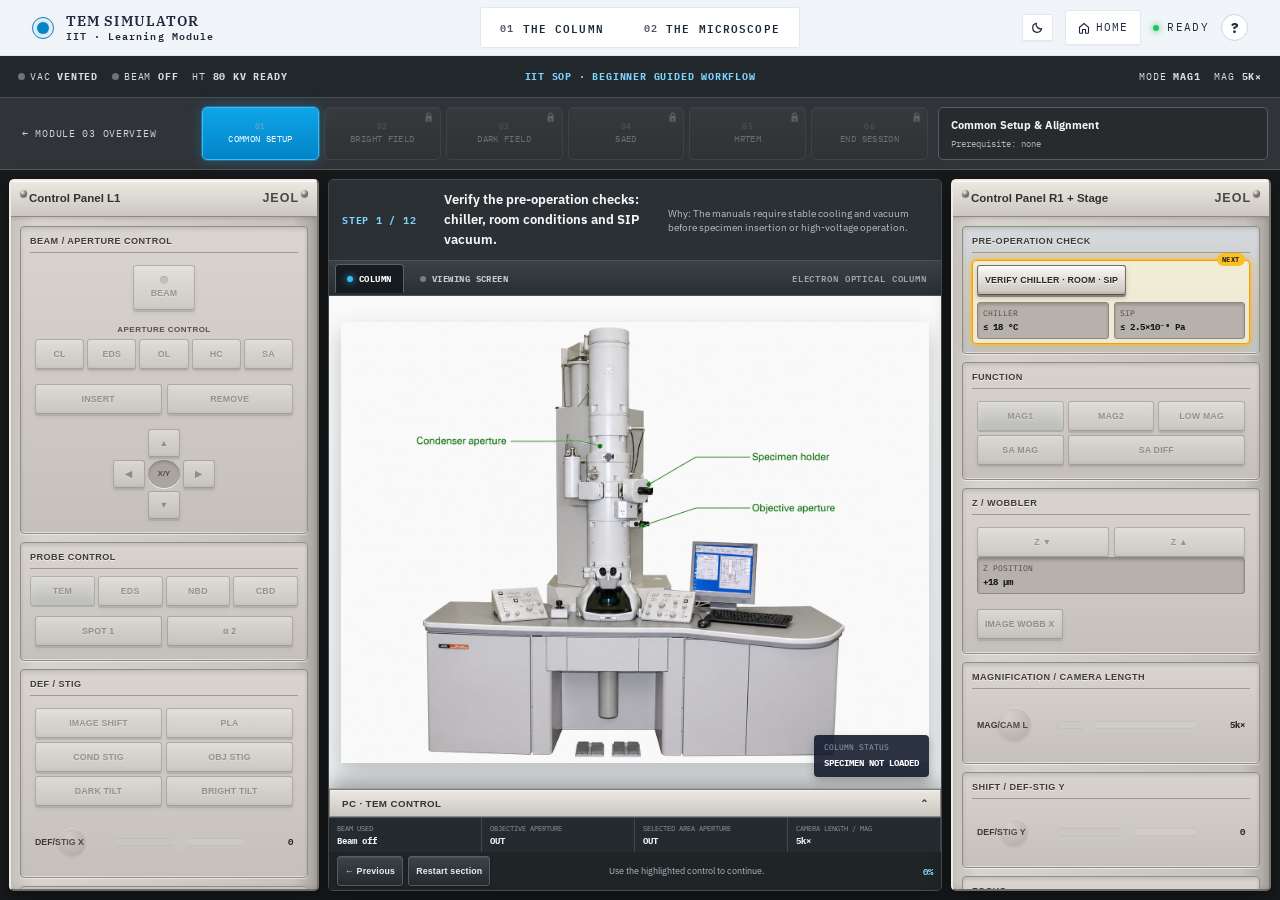
<file: pages/microscope-sop-guided.html>
<!doctype html>
<html lang="en">
<head>
  <meta charset="utf-8" />
  <meta name="viewport" content="width=device-width, initial-scale=1" />
  <title>IIT SOP Beginner Workflow · TEM Simulator</title>
  <link rel="stylesheet" href="../assets/css/global.css" />
  <link rel="stylesheet" href="../assets/css/microscope-sop.css" />
</head>
<body>
  <div data-topnav data-module="microscope-sop"></div>

  <main class="sop-session">
    <div class="sop-status">
      <div class="sop-status__left">
        <span><i class="sop-led" id="sop-led-vac"></i>VAC <strong id="sop-vac-status">VENTED</strong></span>
        <span><i class="sop-led" id="sop-led-beam"></i>BEAM <strong id="sop-beam-status">OFF</strong></span>
        <span>HT <strong id="sop-ht-status">80 kV READY</strong></span>
      </div>
      <div class="sop-status__center">IIT SOP · BEGINNER GUIDED WORKFLOW</div>
      <div class="sop-status__right">
        <span>MODE <strong id="sop-mode-status">SETUP</strong></span>
        <span>MAG <strong id="sop-mag-status">—</strong></span>
      </div>
    </div>

    <div class="sop-phasebar">
      <a class="sop-back" href="microscope-sop.html">← Module 03 overview</a>
      <div class="sop-phase-tabs" id="sop-phase-tabs">
        <button class="sop-phase-tab" data-phase="setup"><span>01</span>Common Setup</button>
        <button class="sop-phase-tab" data-phase="bf"><span>02</span>Bright Field</button>
        <button class="sop-phase-tab" data-phase="df"><span>03</span>Dark Field</button>
        <button class="sop-phase-tab" data-phase="saed"><span>04</span>SAED</button>
        <button class="sop-phase-tab" data-phase="hrtem"><span>05</span>HRTEM</button>
        <button class="sop-phase-tab" data-phase="end"><span>06</span>End Session</button>
      </div>
      <div class="sop-phase-summary">
        <div class="sop-phase-summary__title" id="sop-phase-title">Common Setup & Alignment</div>
        <div class="sop-phase-summary__pre" id="sop-phase-pre">Start here · later sections unlock automatically</div>
      </div>
    </div>

    <div class="sop-workspace">
      <aside class="sop-panel sop-panel--hardware sop-panel--l1">
        <div class="sop-panel__head"><span>Control Panel L1</span><span class="sop-jeol-mark">JEOL</span></div>
        <div class="sop-panel__scroll">
          <section class="sop-zone sop-zone--beam">
            <div class="sop-zone__label">Beam / Aperture Control</div>
            <div class="sop-control" data-control="beam">
              <button class="sop-button sop-button--square" id="btn-beam"><span class="sop-button-lamp"></span>BEAM</button>
            </div>
            <div class="sop-control" data-control="aperture-select">
              <div class="sop-panel-caption">APERTURE CONTROL</div>
              <div class="sop-grid5 sop-grid-aperture">
                <button class="sop-button" data-aperture="cl">CL</button>
                <button class="sop-button" disabled>EDS</button>
                <button class="sop-button" data-aperture="ol">OL</button>
                <button class="sop-button" disabled>HC</button>
                <button class="sop-button" data-aperture="sa">SA</button>
              </div>
            </div>
            <div class="sop-control" data-control="aperture-action">
              <div class="sop-grid2"><button class="sop-button" id="btn-ap-insert">INSERT</button><button class="sop-button" id="btn-ap-remove">REMOVE</button></div>
            </div>
            <div class="sop-control" data-control="aperture-xy">
              <div class="sop-arrow-pad" aria-label="Aperture X Y centering controls">
                <button class="sop-button sop-arrow sop-arrow--up" data-apmove="y+">▲</button>
                <button class="sop-button sop-arrow sop-arrow--left" data-apmove="x-">◀</button>
                <div class="sop-arrow-center">X/Y</div>
                <button class="sop-button sop-arrow sop-arrow--right" data-apmove="x+">▶</button>
                <button class="sop-button sop-arrow sop-arrow--down" data-apmove="y-">▼</button>
              </div>
            </div>
          </section>

          <section class="sop-zone">
            <div class="sop-zone__label">Probe Control</div>
            <div class="sop-probe-row">
              <button class="sop-button is-selected" disabled>TEM</button><button class="sop-button" disabled>EDS</button><button class="sop-button" disabled>NBD</button><button class="sop-button" disabled>CBD</button>
            </div>
            <div class="sop-control" data-control="spot-alpha">
              <div class="sop-grid2"><button class="sop-button" data-simple="spot1">SPOT 1</button><button class="sop-button" data-simple="alpha2">α 2</button></div>
            </div>
          </section>

          <section class="sop-zone">
            <div class="sop-zone__label">DEF / STIG</div>
            <div class="sop-control" data-control="def-mode">
              <div class="sop-def-grid" id="def-mode-buttons">
                <button class="sop-button" data-defmode="shift">IMAGE SHIFT</button>
                <button class="sop-button" data-defmode="pla">PLA</button>
                <button class="sop-button" data-defmode="cond">COND STIG</button>
                <button class="sop-button" data-defmode="obj">OBJ STIG</button>
                <button class="sop-button" data-defmode="dark">DARK TILT</button>
                <button class="sop-button" data-defmode="bright">BRIGHT TILT</button>
              </div>
            </div>
            <div class="sop-control sop-control--rotary" data-control="def-xy">
              <div class="sop-range-wrap"><label>DEF/STIG X</label><input class="sop-range" id="rng-def-x" type="range" min="-50" max="50" value="0"><output id="out-def-x">0</output></div>
            </div>
          </section>

          <section class="sop-zone">
            <div class="sop-zone__label">Illumination</div>
            <div class="sop-control sop-control--rotary" data-control="brightness">
              <div class="sop-range-wrap sop-range-wrap--large"><label>BRIGHTNESS</label><input class="sop-range" id="rng-brightness" type="range" min="0" max="100" value="55"><output id="out-brightness">55</output></div>
            </div>
          </section>
        </div>
      </aside>

      <section class="sop-center">
        <div class="sop-instruction">
          <div class="sop-stepno" id="sop-stepno">Step 1 / 1</div>
          <div class="sop-task" id="sop-task">Preparing section…</div>
          <div class="sop-why" id="sop-why">Why: —</div>
        </div>

        <div class="sop-viewer-shell" id="sop-viewer-shell">
          <div class="sop-view-tabs" role="tablist" aria-label="Microscope view">
            <button class="sop-view-tab is-active" data-sop-view="column"><span class="sop-view-dot"></span>Column</button>
            <button class="sop-view-tab" data-sop-view="screen"><span class="sop-view-dot"></span>Viewing Screen</button>
            <div class="sop-view-caption" id="sop-view-caption">ELECTRON OPTICAL COLUMN</div>
          </div>

          <div class="sop-view-stack">
            <div class="sop-view-panel is-active" data-sop-view-panel="column">
              <div class="sop-column-view">
                <img src="../assets/images/microscope/diagram/tem-guided-cutaway.png" alt="TEM electron optical column cutaway" class="sop-column-image" />
                <div class="sop-column-beam" id="sop-column-beam" aria-hidden="true"></div>
                <div class="sop-column-readout"><span>Column status</span><strong id="sop-column-status">SPECIMEN NOT LOADED</strong></div>
              </div>
            </div>

            <div class="sop-view-panel" data-sop-view-panel="screen">
              <div class="sop-viewer" id="sop-viewer">
                <canvas id="sop-canvas" width="960" height="600" aria-label="TEM viewing screen"></canvas>
                <div class="sop-viewer__badge"><span id="sop-screen-label">Fluorescent viewing screen</span><span>·</span><span id="sop-screen-mode">Setup</span></div>
                <div class="sop-clickcue" id="sop-clickcue">CLICK THE HIGHLIGHTED FEATURE</div>
                <div class="sop-fft" id="sop-fft"><div class="sop-fft__title">Live FFT · RTFFT</div><canvas id="sop-fft-canvas" width="310" height="192"></canvas></div>
              </div>
            </div>

            <div class="sop-pc-drawer" id="sop-pc-drawer" aria-expanded="false">
              <button class="sop-pc-handle" id="sop-pc-handle" type="button"><span id="sop-pc-handle-label">PC · TEM CONTROL</span><span class="sop-pc-chevron">⌃</span></button>
              <div class="sop-pc-body">
                <div class="sop-pc-tabs"><button class="sop-pc-tab is-active" data-pc-screen="tem">TEM CONTROL</button><button class="sop-pc-tab" data-pc-screen="camera">CAMERA / iTEM</button></div>

                <section class="sop-pc-screen is-active" data-pc-panel="tem">
                  <div class="sop-win-titlebar"><span>Operation — JEM-2100 TEM Controller</span><span>— □ ×</span></div>
                  <div class="sop-temcon-status-grid">
                    <div><span>Acc.</span><strong id="pc-acc-value">80 kV</strong></div><div><span>HT</span><strong id="pc-ht-value">READY</strong></div><div><span>Filament</span><strong id="pc-filament-value">OFF</strong></div><div><span>Beam</span><strong id="pc-beam-value">OFF</strong></div><div><span>Vacuum</span><strong id="pc-vac-value">VENTED</strong></div><div><span>Mode</span><strong id="pc-mode-value">MAG1</strong></div>
                  </div>
                  <div class="sop-temcon-body">
                    <fieldset class="sop-pc-fieldset sop-control" data-control="voltage"><legend>High Voltage Control</legend><div class="sop-grid2"><button class="sop-button sop-button--pc" data-voltage="80">80 kV</button><button class="sop-button sop-button--pc" data-voltage="200">200 kV</button></div></fieldset>
                    <fieldset class="sop-pc-fieldset sop-control" data-control="ht-filament"><legend>HT / Filament</legend><div class="sop-grid2"><button class="sop-button sop-button--pc" id="btn-ht">HT ON</button><button class="sop-button sop-button--pc" id="btn-filament">FILAMENT ON</button></div></fieldset>
                    <fieldset class="sop-pc-fieldset sop-control" data-control="stage-neutral"><legend>Stage</legend><button class="sop-button sop-button--pc" id="btn-neutral">STAGE NEUTRAL</button><div class="sop-stage-readouts"><span>X 0.0</span><span>Y 0.0</span><span id="pc-stage-z">Z +18 µm</span></div></fieldset>
                  </div>
                </section>

                <section class="sop-pc-screen" data-pc-panel="camera">
                  <div class="sop-win-titlebar"><span>iTEM — TEM Image Acquisition</span><span>— □ ×</span></div>
                  <div class="sop-camera-ui">
                    <div class="sop-camera-preview"><canvas id="sop-camera-preview" width="520" height="260"></canvas><span>LIVE CAMERA PREVIEW</span></div>
                    <div class="sop-camera-controls sop-control" data-control="camera"><div class="sop-camera-readout"><span>Exposure</span><strong>200 ms</strong></div><div class="sop-camera-readout"><span>Mode</span><strong id="pc-camera-mode">BF</strong></div><button class="sop-button sop-button--pc sop-button--acquire" id="btn-acquire">SNAPSHOT / ACQUIRE</button></div>
                  </div>
                </section>
              </div>
            </div>
          </div>
        </div>

        <div>
          <div class="sop-viewmeta"><div><span>Beam used</span><strong id="meta-beam">—</strong></div><div><span>Objective aperture</span><strong id="meta-ol">OUT</strong></div><div><span>Selected area aperture</span><strong id="meta-sa">OUT</strong></div><div><span>Camera length / mag</span><strong id="meta-caml">—</strong></div></div>
          <div class="sop-actions"><div class="sop-actions__left"><button class="sop-button sop-button--utility" id="btn-prev">← Previous</button><button class="sop-button sop-button--utility" id="btn-restart-section">Restart section</button></div><span class="sop-next-hint" id="sop-next-hint">Use the highlighted control to continue.</span><span class="sop-actions__progress" id="sop-progress">0%</span></div>
        </div>
      </section>

      <aside class="sop-panel sop-panel--hardware sop-panel--r1">
        <div class="sop-panel__head"><span>Control Panel R1 + Stage</span><span class="sop-jeol-mark">JEOL</span></div>
        <div class="sop-panel__scroll">
          <section class="sop-zone sop-zone--utility"><div class="sop-zone__label">Pre-operation check</div><div class="sop-control" data-control="safety"><button class="sop-button" id="btn-safety">VERIFY CHILLER · ROOM · SIP</button><div class="sop-airlock-status"><div class="sop-mini-readout"><span>Chiller</span><strong>≤ 18 °C</strong></div><div class="sop-mini-readout"><span>SIP</span><strong>≤ 2.5×10⁻⁵ Pa</strong></div></div></div></section>

          <section class="sop-zone"><div class="sop-zone__label">Function</div><div class="sop-control" data-control="function"><div class="sop-function-grid" id="function-buttons"><button class="sop-button" data-function="mag1">MAG1</button><button class="sop-button" disabled>MAG2</button><button class="sop-button" data-function="lowmag">LOW MAG</button><button class="sop-button" data-function="samag">SA MAG</button><button class="sop-button" data-function="sadiff">SA DIFF</button></div></div></section>

          <section class="sop-zone"><div class="sop-zone__label">Z / Wobbler</div><div class="sop-control" data-control="stage-z"><div class="sop-grid2"><button class="sop-button" data-z="-1">Z ▼</button><button class="sop-button" data-z="1">Z ▲</button></div><div class="sop-mini-readout"><span>Z position</span><strong id="out-stage-z">+18 µm</strong></div></div><div class="sop-control" data-control="wobble"><button class="sop-button" id="btn-wobble">IMAGE WOBB X</button></div></section>

          <section class="sop-zone"><div class="sop-zone__label">Magnification / Camera Length</div><div class="sop-control sop-control--rotary" data-control="magcam"><div class="sop-range-wrap sop-range-wrap--large"><label>MAG/CAM L</label><input class="sop-range" id="rng-magcam" type="range" min="0" max="100" value="20"><output id="out-magcam">5k×</output></div></div></section>

          <section class="sop-zone"><div class="sop-zone__label">SHIFT / DEF-STIG Y</div><div class="sop-control sop-control--rotary" data-control="def-xy"><div class="sop-range-wrap"><label>DEF/STIG Y</label><input class="sop-range" id="rng-def-y" type="range" min="-50" max="50" value="0"><output id="out-def-y">0</output></div></div></section>

          <section class="sop-zone"><div class="sop-zone__label">Focus</div><div class="sop-control" data-control="std-focus"><button class="sop-button" id="btn-std-focus">STD FOCUS</button></div><div class="sop-control sop-control--rotary" data-control="obj-focus"><div class="sop-range-wrap"><label>OBJ FINE</label><input class="sop-range" id="rng-focus-f" type="range" min="-50" max="50" value="8"><output id="out-focus-f">8</output></div><div class="sop-range-wrap"><label>OBJ COARSE</label><input class="sop-range" id="rng-focus-c" type="range" min="-50" max="50" value="18"><output id="out-focus-c">18</output></div></div><div class="sop-control sop-control--rotary" data-control="diff-focus"><div class="sop-range-wrap"><label>DIFF FOCUS</label><input class="sop-range" id="rng-diff-focus" type="range" min="-50" max="50" value="18"><output id="out-diff-focus">18</output></div></div></section>

          <section class="sop-zone"><div class="sop-zone__label">Specimen Tilt</div><div class="sop-control sop-control--rotary" data-control="tilt"><div class="sop-range-wrap"><label>α TILT</label><input class="sop-range" id="rng-alpha" type="range" min="-15" max="15" value="8"><output id="out-alpha">8°</output></div><div class="sop-range-wrap"><label>β TILT</label><input class="sop-range" id="rng-beta" type="range" min="-15" max="15" value="-7"><output id="out-beta">-7°</output></div></div></section>

          <section class="sop-zone sop-zone--airlock"><div class="sop-zone__label">Goniometer / Airlock</div><div class="sop-control" data-control="airlock"><div class="sop-grid2"><button class="sop-button" id="btn-green"><span class="sop-button-lamp sop-button-lamp--green"></span>GREEN READY</button><button class="sop-button" id="btn-holder-a">POSITION A</button><button class="sop-button" id="btn-pump">PUMP / AIR</button><button class="sop-button" id="btn-holder-c">POSITION C</button><button class="sop-button" id="btn-holder-b">POSITION B</button><button class="sop-button" id="btn-holder-out">REMOVE HOLDER</button></div><div class="sop-airlock-status"><div class="sop-mini-readout"><span>Airlock</span><strong id="out-airlock">VENTED</strong></div><div class="sop-mini-readout"><span>Holder</span><strong id="out-holder">OUT</strong></div></div></div></section>
        </div>
      </aside>
    </div>

    <div class="sop-transition-modal" id="sop-transition-modal" hidden><div class="sop-transition-card"><div class="sop-transition-kicker">SECTION COMPLETE</div><h2 id="sop-transition-title">Section complete</h2><p id="sop-transition-text">Moving automatically to the next section…</p><div class="sop-transition-bar"><span></span></div></div></div>
  </main>

  <script src="../assets/js/global.js"></script>
  <script src="../assets/js/microscope-sop.js"></script>
</body>
</html>
</file>
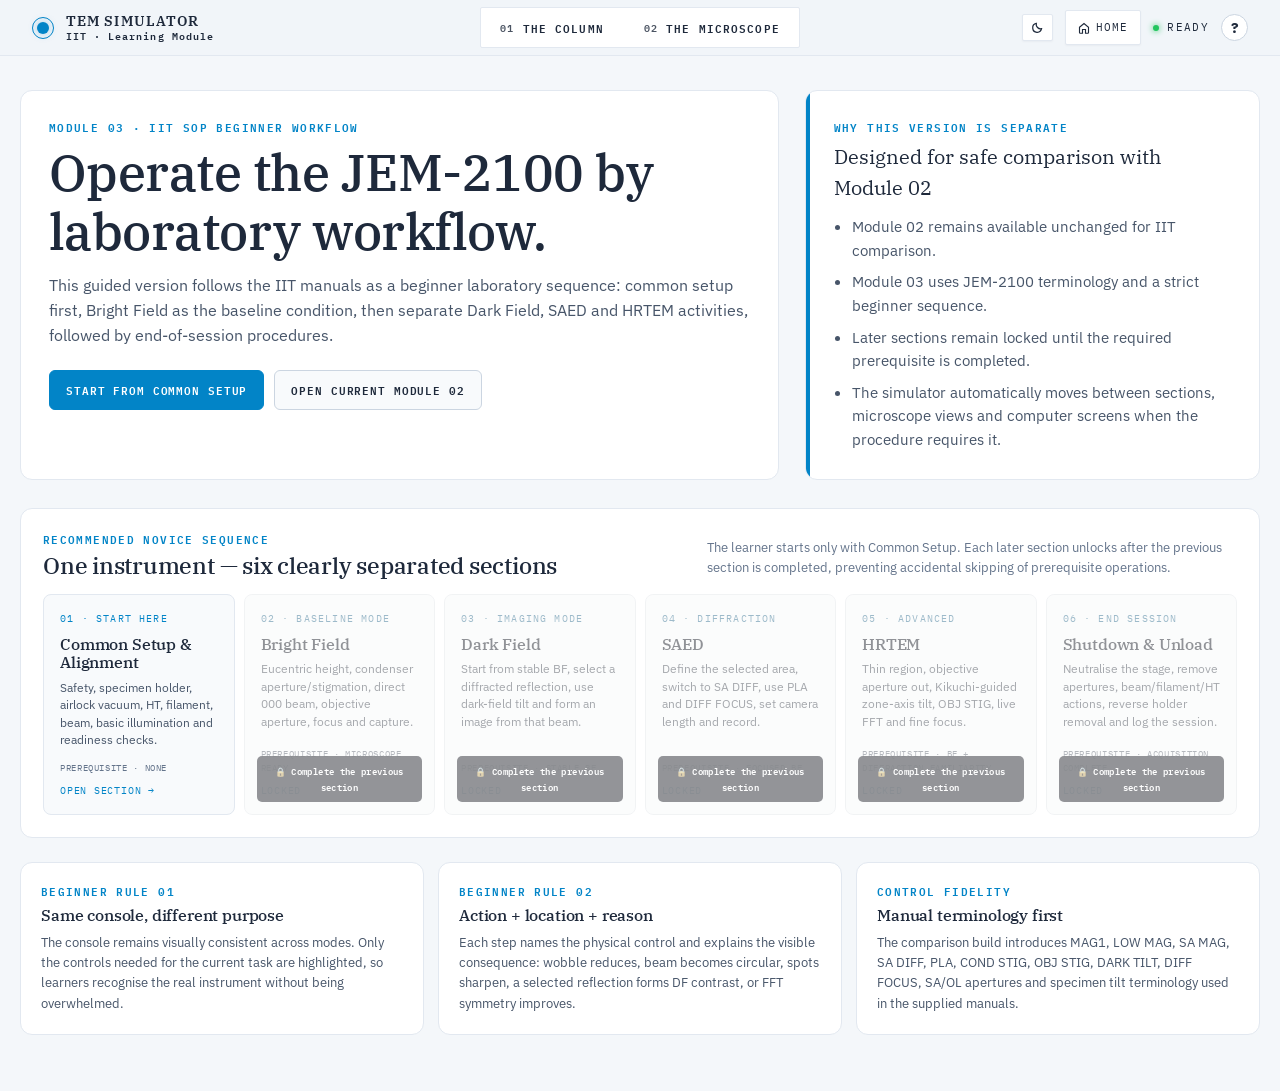
<file: pages/microscope-sop.html>
<!doctype html>
<html lang="en">
<head>
  <meta charset="utf-8" />
  <meta name="viewport" content="width=device-width, initial-scale=1" />
  <title>IIT SOP Workflow · TEM Simulator</title>
  <link rel="stylesheet" href="../assets/css/global.css" />
  <link rel="stylesheet" href="../assets/css/microscope-sop.css" />
</head>
<body>
  <div data-topnav data-module="microscope-sop"></div>

  <main class="sop-home">
    <section class="sop-hero">
      <div class="sop-hero__main">
        <div class="sop-eyebrow">MODULE 03 · IIT SOP BEGINNER WORKFLOW</div>
        <h1>Operate the JEM-2100 by laboratory workflow.</h1>
        <p class="sop-hero__lead">
          This guided version follows the IIT manuals as a beginner laboratory sequence: common setup first, Bright Field as the baseline condition, then separate Dark Field, SAED and HRTEM activities, followed by end-of-session procedures.
        </p>
        <div class="sop-hero__actions">
          <a class="sop-btn sop-btn--primary" href="microscope-sop-guided.html?phase=setup">Start from common setup</a>
          <a class="sop-btn" href="microscope.html">Open current Module 02</a>
        </div>
      </div>

      <aside class="sop-hero__compare">
        <div class="sop-kicker">Why this version is separate</div>
        <div class="sop-compare-title">Designed for safe comparison with Module 02</div>
        <ul class="sop-compare-list">
          <li>Module 02 remains available unchanged for IIT comparison.</li>
          <li>Module 03 uses JEM-2100 terminology and a strict beginner sequence.</li>
          <li>Later sections remain locked until the required prerequisite is completed.</li>
          <li>The simulator automatically moves between sections, microscope views and computer screens when the procedure requires it.</li>
        </ul>
      </aside>
    </section>

    <section class="sop-flow">
      <div class="sop-flow__head">
        <div>
          <div class="sop-kicker">Recommended novice sequence</div>
          <h2>One instrument — six clearly separated sections</h2>
        </div>
        <p>The learner starts only with Common Setup. Each later section unlocks after the previous section is completed, preventing accidental skipping of prerequisite operations.</p>
      </div>

      <div class="sop-flowline">
        <a class="sop-flowcard" data-phase-card="setup" href="microscope-sop-guided.html?phase=setup">
          <span class="sop-flowcard__num">01 · START HERE</span>
          <h3>Common Setup & Alignment</h3>
          <p>Safety, specimen holder, airlock vacuum, HT, filament, beam, basic illumination and readiness checks.</p>
          <span class="sop-flowcard__pre">Prerequisite · none</span>
          <span class="sop-flowcard__go">Open section →</span>
        </a>
        <a class="sop-flowcard" data-phase-card="bf" href="microscope-sop-guided.html?phase=bf">
          <span class="sop-flowcard__num">02 · BASELINE MODE</span>
          <h3>Bright Field</h3>
          <p>Eucentric height, condenser aperture/stigmation, direct 000 beam, objective aperture, focus and capture.</p>
          <span class="sop-flowcard__pre">Prerequisite · microscope ready</span>
          <span class="sop-flowcard__go">Open section →</span>
        </a>
        <a class="sop-flowcard" data-phase-card="df" href="microscope-sop-guided.html?phase=df">
          <span class="sop-flowcard__num">03 · IMAGING MODE</span>
          <h3>Dark Field</h3>
          <p>Start from stable BF, select a diffracted reflection, use dark-field tilt and form an image from that beam.</p>
          <span class="sop-flowcard__pre">Prerequisite · stable BF</span>
          <span class="sop-flowcard__go">Open section →</span>
        </a>
        <a class="sop-flowcard" data-phase-card="saed" href="microscope-sop-guided.html?phase=saed">
          <span class="sop-flowcard__num">04 · DIFFRACTION</span>
          <h3>SAED</h3>
          <p>Define the selected area, switch to SA DIFF, use PLA and DIFF FOCUS, set camera length and record.</p>
          <span class="sop-flowcard__pre">Prerequisite · focused BF</span>
          <span class="sop-flowcard__go">Open section →</span>
        </a>
        <a class="sop-flowcard" data-phase-card="hrtem" href="microscope-sop-guided.html?phase=hrtem">
          <span class="sop-flowcard__num">05 · ADVANCED</span>
          <h3>HRTEM</h3>
          <p>Thin region, objective aperture out, Kikuchi-guided zone-axis tilt, OBJ STIG, live FFT and fine focus.</p>
          <span class="sop-flowcard__pre">Prerequisite · BF + diffraction familiarity</span>
          <span class="sop-flowcard__go">Open section →</span>
        </a>
        <a class="sop-flowcard" data-phase-card="end" href="microscope-sop-guided.html?phase=end">
          <span class="sop-flowcard__num">06 · END SESSION</span>
          <h3>Shutdown & Unload</h3>
          <p>Neutralise the stage, remove apertures, beam/filament/HT actions, reverse holder removal and log the session.</p>
          <span class="sop-flowcard__pre">Prerequisite · acquisition complete</span>
          <span class="sop-flowcard__go">Open section →</span>
        </a>
      </div>
    </section>

    <section class="sop-principles">
      <article class="sop-principle">
        <div class="sop-kicker">Beginner rule 01</div>
        <h3>Same console, different purpose</h3>
        <p>The console remains visually consistent across modes. Only the controls needed for the current task are highlighted, so learners recognise the real instrument without being overwhelmed.</p>
      </article>
      <article class="sop-principle">
        <div class="sop-kicker">Beginner rule 02</div>
        <h3>Action + location + reason</h3>
        <p>Each step names the physical control and explains the visible consequence: wobble reduces, beam becomes circular, spots sharpen, a selected reflection forms DF contrast, or FFT symmetry improves.</p>
      </article>
      <article class="sop-principle">
        <div class="sop-kicker">Control fidelity</div>
        <h3>Manual terminology first</h3>
        <p>The comparison build introduces MAG1, LOW MAG, SA MAG, SA DIFF, PLA, COND STIG, OBJ STIG, DARK TILT, DIFF FOCUS, SA/OL apertures and specimen tilt terminology used in the supplied manuals.</p>
      </article>
    </section>


  </main>

  <script src="../assets/js/global.js"></script>
  <script>
    (function(){var order=['setup','bf','df','saed','hrtem','end'],key='temSopBeginnerProgressV2',done=[];try{done=JSON.parse(sessionStorage.getItem(key)||'[]');if(!Array.isArray(done))done=[];}catch(e){done=[];}var firstIncomplete=order.find(function(p){return done.indexOf(p)<0;})||'end';document.querySelectorAll('[data-phase-card]').forEach(function(card){var phase=card.dataset.phaseCard,unlocked=phase==='setup'||done.indexOf(phase)>=0||phase===firstIncomplete;card.classList.toggle('is-locked',!unlocked);card.classList.toggle('is-complete',done.indexOf(phase)>=0);if(!unlocked){card.removeAttribute('href');card.setAttribute('aria-disabled','true');}var go=card.querySelector('.sop-flowcard__go');if(go)go.textContent=unlocked?(done.indexOf(phase)>=0?'Review section →':'Open section →'):'Locked';});})();
  </script>
</body>
</html>
</file>
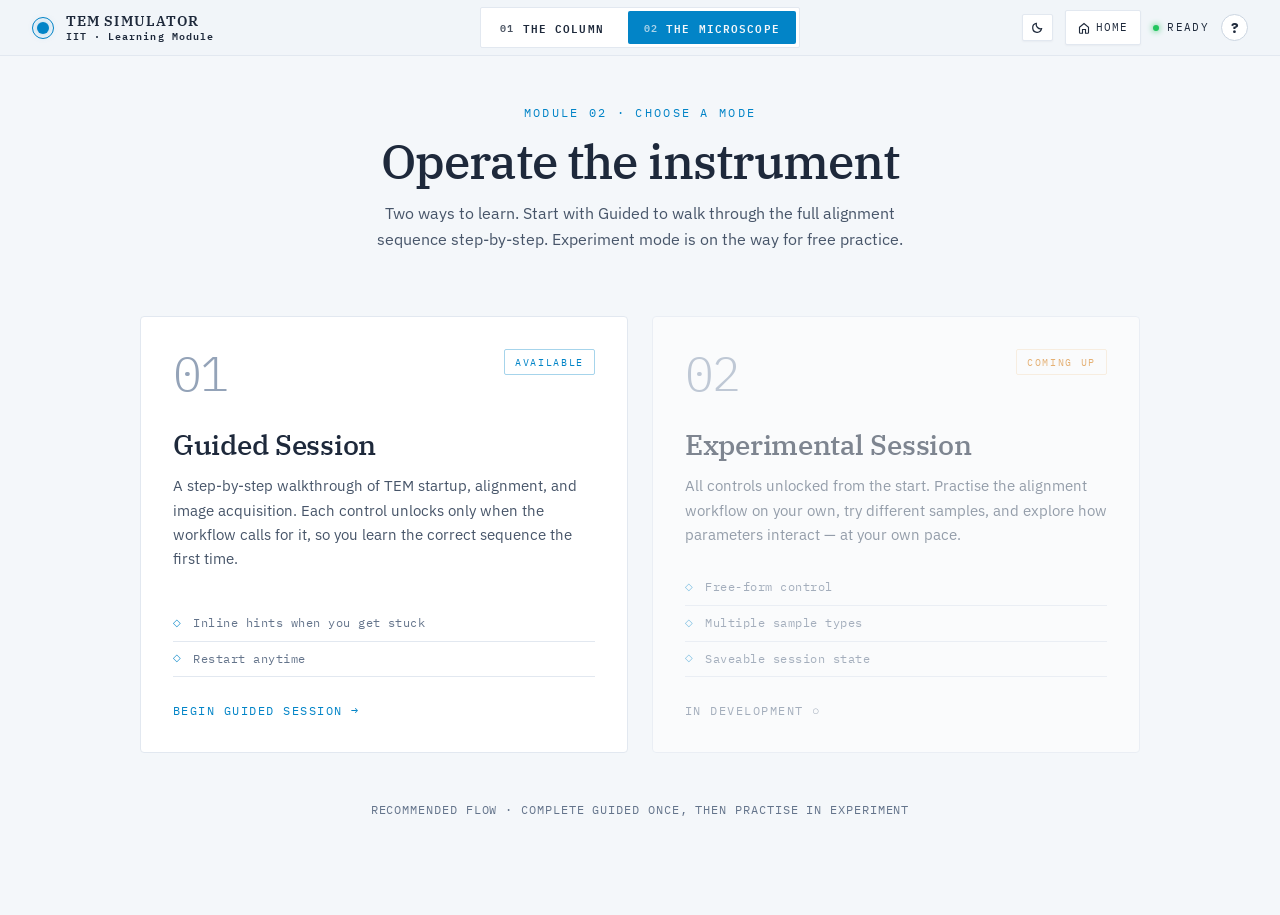
<file: pages/microscope.html>
<!doctype html>
<html lang="en">
<head>
  <meta charset="utf-8" />
  <meta name="viewport" content="width=device-width, initial-scale=1" />
  <title>The Microscope · TEM Simulator</title>
  <link rel="stylesheet" href="../assets/css/global.css" />
  <link rel="stylesheet" href="../assets/css/microscope.css" />
  <link rel="stylesheet" href="../assets/css/welcome-guide.css" />
</head>
<body>

  <div data-topnav data-module="microscope-iit"></div>

  <main class="page mode-page">

    <header class="mode-header">
      <div class="mode-header__eyebrow">MODULE 02 · CHOOSE A MODE</div>
      <h1 class="mode-header__title">Operate the instrument</h1>
      <p class="mode-header__sub">
        Two ways to learn. Start with Guided to walk through the full alignment
        sequence step-by-step. Experiment mode is on the way for free practice.
      </p>
    </header>

    <section class="mode-grid">

      <!-- Guided -->
      <a href="microscope-iit.html" class="mode-card crosshair">
        <div class="mode-card__header">
          <span class="mode-card__num">01</span>
          <span class="mode-card__status">AVAILABLE</span>
        </div>

        <h2 class="mode-card__title">Guided Session</h2>
        <p class="mode-card__desc">
          A step-by-step walkthrough of TEM startup, alignment, and image
          acquisition. Each control unlocks only when the workflow calls for it,
          so you learn the correct sequence the first time.
        </p>

        <ul class="mode-card__features">
          <li>Inline hints when you get stuck</li>
          <li>Restart anytime</li>
        </ul>

        <span class="mode-card__cta">Begin guided session</span>
      </a>

      <!-- Experiment (disabled) -->
      <div class="mode-card is-disabled crosshair" aria-disabled="true">
        <div class="mode-card__header">
          <span class="mode-card__num">02</span>
          <span class="mode-card__status mode-card__status--soon">COMING UP</span>
        </div>

        <h2 class="mode-card__title">Experimental Session</h2>
        <p class="mode-card__desc">
          All controls unlocked from the start. Practise the alignment
          workflow on your own, try different samples, and explore how
          parameters interact — at your own pace.
        </p>

        <ul class="mode-card__features">
          <li>Free-form control</li>
          <li>Multiple sample types</li>
          <li>Saveable session state</li>
        </ul>

        <span class="mode-card__cta">In development</span>
      </div>

    </section>

    <div class="mode-footer">
      RECOMMENDED FLOW · COMPLETE GUIDED ONCE, THEN PRACTISE IN EXPERIMENT
    </div>

  </main>

  <script src="../assets/js/global.js"></script>
  <script src="../assets/js/microscope-mode.js"></script>
  <script src="../assets/js/welcome-guide.js"></script>
</body>
</html>
</file>
<file: assets/css/global.css>
/* =========================================================================
   TEM Simulator — Global Styles
   Design language: refined industrial / instrument-panel
   ========================================================================= */

@import url('https://fonts.googleapis.com/css2?family=IBM+Plex+Mono:wght@400;500;600&family=IBM+Plex+Sans:wght@300;400;500;600&family=IBM+Plex+Serif:wght@400;500;600;700&display=swap');

:root,
:root[data-theme="light"] {
  /* -------- LIGHT THEME (default) — slate palette -------- */
  /* Surfaces */
  --bg-void:        #F4F7FA;          /* app background */
  --bg-panel:       #FFFFFF;          /* primary panel */
  --bg-panel-2:     #FFFFFF;          /* raised — same as panel, distinguished by border */
  --bg-panel-3:     #F8FAFC;          /* highest surface — very light slate */
  --border-subtle:  #E2E8F0;          /* lighter borders */
  --border-strong:  #CBD5E1;          /* the spec border */

  /* Text — slate-800 primary, derived secondary/muted/dim */
  --text-primary:   #1E293B;
  --text-secondary: #475569;
  --text-muted:     #64748B;
  --text-dim:       #94A3B8;

  /* Signal — sky-600 from the spec */
  --signal:         #0284C7;
  --signal-soft:    rgba(2, 132, 199, 0.10);
  --signal-edge:    rgba(2, 132, 199, 0.35);

  /* Scope (always dark — even in light theme) */
  --scope-bg:       #020817;          /* deepest slate */
  --scope-panel:    #0F172A;
  --scope-border:   #1E293B;
  --scope-text:     #F1F5F9;
  --scope-signal:   #38BDF8;          /* sky-400 — lighter for dark scope */

  /* Status */
  --warn:           #D97706;
  --error:          #DC2626;
  --success:        #22C55E;

  /* Unlock highlight — light orange, used for "this control is now active" */
  --unlock:         #F59E0B;                       /* amber-500 */
  --unlock-soft:    rgba(245, 158, 11, 0.12);
  --unlock-edge:    rgba(245, 158, 11, 0.45);

  /* Typography */
  --font-display:   'IBM Plex Serif', Georgia, serif;
  --font-body:      'IBM Plex Sans', -apple-system, sans-serif;
  --font-mono:      'IBM Plex Mono', 'Courier New', monospace;

  /* Spacing scale */
  --space-1: 4px;
  --space-2: 8px;
  --space-3: 12px;
  --space-4: 16px;
  --space-5: 24px;
  --space-6: 32px;
  --space-7: 48px;
  --space-8: 64px;
  --space-9: 96px;

  /* Motion */
  --ease-out:       cubic-bezier(0.16, 1, 0.3, 1);
  --ease-in-out:    cubic-bezier(0.65, 0, 0.35, 1);
  --dur-fast:       160ms;
  --dur-base:       240ms;
  --dur-slow:       400ms;
}

:root[data-theme="dark"] {
  /* -------- DARK THEME -------- Teal-tinted slates matching the reference */
  --bg-void:        #0A1622;             /* outer page bg — deep navy */
  --bg-panel:       #11252F;             /* default panel — dark teal */
  --bg-panel-2:     #163040;             /* slightly elevated */
  --bg-panel-3:     #1E3E50;             /* hover / pressed surface */
  --border-subtle:  #1F3848;
  --border-strong:  #2A4A5C;

  --text-primary:   #E8F0F5;
  --text-secondary: #B4BECD;
  --text-muted:     #8693A6;
  --text-dim:       #525D6E;

  --signal:         #38BDF8;
  --signal-soft:    rgba(56, 189, 248, 0.12);
  --signal-edge:    rgba(56, 189, 248, 0.35);

  --scope-bg:       #0F2330;
  --scope-panel:    #142838;
  --scope-border:   #1F3C4A;
  --scope-text:     #F1F5F9;
  --scope-signal:   #38BDF8;

  --warn:           #FBBF24;
  --error:          #F87171;
  --success:        #4ADE80;

  --unlock:         #FBBF24;                        /* amber-400 — brighter for dark bg */
  --unlock-soft:    rgba(251, 191, 36, 0.15);
  --unlock-edge:    rgba(251, 191, 36, 0.5);
}

/* -------------------------------------------------------------------------
   Reset + base
   ------------------------------------------------------------------------- */
*, *::before, *::after { box-sizing: border-box; margin: 0; padding: 0; }

html {
  font-size: 16px;
  -webkit-font-smoothing: antialiased;
  -moz-osx-font-smoothing: grayscale;
}

body {
  font-family: var(--font-body);
  font-weight: 400;
  font-size: 0.95rem;
  line-height: 1.55;
  color: var(--text-primary);
  background: var(--bg-void);
  min-height: 100vh;
  overflow-x: hidden;
}

:root[data-theme="dark"] body {
  /* Subtle grain to break flat dark */
  background-image:
    radial-gradient(ellipse 80% 50% at 50% -10%, rgba(77, 208, 225, 0.05), transparent),
    radial-gradient(ellipse 60% 40% at 100% 100%, rgba(77, 208, 225, 0.03), transparent);
  background-attachment: fixed;
}

a { color: inherit; text-decoration: none; }

h1, h2, h3, h4 {
  font-family: var(--font-display);
  font-weight: 500;
  letter-spacing: -0.01em;
  line-height: 1.15;
  color: var(--text-primary);
}

/* -------------------------------------------------------------------------
   Top navigation — persistent across pages
   Now hosts global module navigation, not just a breadcrumb.
   ------------------------------------------------------------------------- */
.topnav {
  position: sticky;
  top: 0;
  z-index: 100;
  display: grid;
  grid-template-columns: 1fr auto 1fr;
  align-items: center;
  height: 56px;
  padding: 0 var(--space-6);
  background: #F1F5F9;
  backdrop-filter: blur(12px);
  -webkit-backdrop-filter: blur(12px);
  border-bottom: 1px solid var(--border-subtle);
  gap: var(--space-5);
}

:root[data-theme="dark"] .topnav {
  background: var(--bg-panel);                 /* dark teal in dark mode */
}

.topnav__brand {
  display: flex;
  align-items: center;
  gap: var(--space-3);
  font-family: var(--font-display);
  font-weight: 600;
  font-size: 1rem;
  letter-spacing: 0.02em;
  justify-self: start;
}

.topnav__brand-mark {
  width: 22px;
  height: 22px;
  border: 1.5px solid var(--signal);
  border-radius: 50%;
  position: relative;
  flex-shrink: 0;
}

.topnav__brand-mark::after {
  content: '';
  position: absolute;
  inset: 4px;
  background: var(--signal);
  border-radius: 50%;
  box-shadow: 0 0 8px var(--signal-edge);
}

.topnav__brand-text {
  display: flex;
  flex-direction: column;
  line-height: 1;
}

.topnav__brand-title {
  font-size: 0.85rem;
  letter-spacing: 0.08em;
  text-transform: uppercase;
}

.topnav__brand-sub {
  font-family: var(--font-mono);
  font-size: 0.65rem;
  color: var(--text-primary);
  letter-spacing: 0.1em;
  margin-top: 2px;
}

/* -------- Module nav links (center) -------- */
.topnav__modules {
  display: flex;
  align-items: center;
  gap: var(--space-2);
  justify-self: center;
  background: var(--bg-panel);
  border: 1px solid var(--border-subtle);
  border-radius: 2px;
  padding: 3px;
}

.topnav__module {
  position: relative;
  font-family: var(--font-mono);
  font-size: 0.7rem;
  letter-spacing: 0.1em;
  text-transform: uppercase;
  color: var(--text-primary);
  font-weight: 600;
  padding: var(--space-2) var(--space-4);
  border-radius: 2px;
  transition: all var(--dur-fast) var(--ease-out);
  white-space: nowrap;
  display: inline-flex;
  align-items: center;
  gap: var(--space-2);
}

.topnav__module:hover {
  color: var(--text-primary);
}

.topnav__module.is-active {
  color: var(--bg-void);
  background: var(--signal);
}

.topnav__module-num {
  font-size: 0.6rem;
  opacity: 0.8;
  letter-spacing: 0.12em;
}

.topnav__module.is-active .topnav__module-num {
  opacity: 0.7;
}

/* -------- Right side: home link + status indicator -------- */
.topnav__right {
  justify-self: end;
  display: inline-flex;
  align-items: center;
  gap: var(--space-3);
}

.topnav__home {
  font-family: var(--font-mono);
  font-size: 0.68rem;
  letter-spacing: 0.1em;
  text-transform: uppercase;
  color: var(--text-primary);
  padding: var(--space-2) var(--space-3);
  border: 1px solid var(--border-subtle);
  border-radius: 2px;
  background: var(--bg-panel);
  box-shadow: 0 1px 2px rgba(15, 23, 42, 0.04);
  display: inline-flex;
  align-items: center;
  gap: 6px;
  transition: all var(--dur-fast) var(--ease-out);
}

.topnav__home:hover {
  color: var(--text-primary);
  border-color: var(--signal-edge);
  background: var(--bg-panel-3);
}

/* -------- Theme toggle button -------- */
.topnav__theme-toggle {
  background: var(--bg-panel);
  border: 1px solid var(--border-subtle);
  border-radius: 2px;
  color: var(--text-primary);
  padding: 6px 8px;
  cursor: pointer;
  display: inline-flex;
  align-items: center;
  box-shadow: 0 1px 2px rgba(15, 23, 42, 0.04);
  transition: all var(--dur-fast) var(--ease-out);
}

.topnav__theme-toggle:hover {
  color: var(--text-primary);
  border-color: var(--signal-edge);
  background: var(--bg-panel-3);
}

/* Show sun in dark mode (click to go to light), moon in light mode */
.topnav__theme-icon-sun  { display: none; }
.topnav__theme-icon-moon { display: inline; }
:root[data-theme="dark"] .topnav__theme-icon-sun  { display: inline; }
:root[data-theme="dark"] .topnav__theme-icon-moon { display: none; }

/* -------- Home link & top-bar buttons -------- */

.topnav__status {
  font-family: var(--font-mono);
  font-size: 0.68rem;
  color: var(--text-primary);
  letter-spacing: 0.12em;
  display: inline-flex;
  align-items: center;
  gap: var(--space-2);
}

.topnav__status-dot {
  width: 6px;
  height: 6px;
  border-radius: 50%;
  background: var(--success);
  box-shadow: 0 0 6px var(--success);
}

/* Trim down for narrower screens — hide brand subtitle, then status text */
@media (max-width: 1100px) {
  .topnav__brand-sub { display: none; }
  .topnav__module    { padding: var(--space-2) var(--space-3); font-size: 0.65rem; }
  .topnav__status    { display: none; }
}

/* -------------------------------------------------------------------------
   Page container
   ------------------------------------------------------------------------- */
.page {
  min-height: calc(100vh - 56px);
  padding: var(--space-7) var(--space-6);
  max-width: 1400px;
  margin: 0 auto;
}

.page--full {
  max-width: none;
  padding: 0;
}

/* -------------------------------------------------------------------------
   Buttons — used everywhere
   ------------------------------------------------------------------------- */
.btn {
  font-family: var(--font-mono);
  font-size: 0.78rem;
  font-weight: 500;
  letter-spacing: 0.08em;
  text-transform: uppercase;
  padding: var(--space-3) var(--space-5);
  border: 1px solid var(--border-strong);
  background: var(--bg-panel-2);
  color: var(--text-primary);
  cursor: pointer;
  border-radius: 2px;
  transition: all var(--dur-fast) var(--ease-out);
  display: inline-flex;
  align-items: center;
  gap: var(--space-2);
}

.btn:hover {
  background: var(--bg-panel-3);
  border-color: var(--signal-edge);
}

.btn--primary {
  background: var(--signal);
  color: var(--bg-void);
  border-color: var(--signal);
}

.btn--primary:hover {
  background: #6ddae8;
  border-color: #6ddae8;
}

.btn--ghost {
  background: transparent;
  border-color: var(--border-subtle);
  color: var(--text-secondary);
}

.btn:disabled,
.btn[aria-disabled="true"] {
  opacity: 0.35;
  cursor: not-allowed;
  pointer-events: none;
}

/* -------------------------------------------------------------------------
   Labels / monospace tags
   ------------------------------------------------------------------------- */
.tag {
  font-family: var(--font-mono);
  font-size: 0.65rem;
  letter-spacing: 0.14em;
  text-transform: uppercase;
  color: var(--text-muted);
}

.tag--signal {
  color: var(--signal);
}

.label {
  font-family: var(--font-mono);
  font-size: 0.7rem;
  letter-spacing: 0.12em;
  text-transform: uppercase;
  color: var(--text-secondary);
}

/* -------------------------------------------------------------------------
   Cards / surfaces
   ------------------------------------------------------------------------- */
.surface {
  background: var(--bg-panel);
  border: 1px solid var(--border-subtle);
  border-radius: 4px;
}

.surface--raised {
  background: var(--bg-panel-2);
}

/* -------------------------------------------------------------------------
   Decorative — crosshair corners for instrument feel
   ------------------------------------------------------------------------- */
.crosshair {
  position: relative;
}

.crosshair::before,
.crosshair::after {
  content: '';
  position: absolute;
  width: 8px;
  height: 8px;
  border: 1px solid var(--signal-edge);
  pointer-events: none;
}

.crosshair::before {
  top: -1px; left: -1px;
  border-right: none;
  border-bottom: none;
}

.crosshair::after {
  bottom: -1px; right: -1px;
  border-left: none;
  border-top: none;
}

/* -------------------------------------------------------------------------
   Utility
   ------------------------------------------------------------------------- */
.mono { font-family: var(--font-mono); }
.text-muted { color: var(--text-muted); }
.text-secondary { color: var(--text-secondary); }
.text-signal { color: var(--signal); }

.divider {
  height: 1px;
  background: var(--border-subtle);
  margin: var(--space-5) 0;
}

/* -------------------------------------------------------------------------
   Mobile guard
   ------------------------------------------------------------------------- */
@media (max-width: 900px) {
  .mobile-guard {
    display: flex !important;
  }
}

.mobile-guard {
  display: none;
  position: fixed;
  inset: 0;
  z-index: 9999;
  background: var(--bg-void);
  padding: var(--space-6);
  flex-direction: column;
  align-items: center;
  justify-content: center;
  text-align: center;
}

.mobile-guard__title {
  font-family: var(--font-display);
  font-size: 1.5rem;
  margin-bottom: var(--space-3);
}

.mobile-guard__text {
  color: var(--text-secondary);
  max-width: 400px;
}

/* -------------------------------------------------------------------------
   Module nav link attention pulse — gentle glow blink
   ------------------------------------------------------------------------- */
@keyframes module-pulse {
  0%, 100% { color: var(--text-primary); text-shadow: none; }
  50%      { color: var(--signal); text-shadow: 0 0 8px rgba(2, 132, 199, 0.5); }
}

.topnav__module:not(.is-active) {
  animation: module-pulse 2.4s ease-in-out infinite;
}

/* Stagger the three modules so they don't all blink at once */
.topnav__module:not(.is-active):nth-child(1) { animation-delay: 0s; }
.topnav__module:not(.is-active):nth-child(2) { animation-delay: 0.8s; }
.topnav__module:not(.is-active):nth-child(3) { animation-delay: 1.6s; }

/* Stop the pulse on hover — solid signal color while interacting */
.topnav__module:not(.is-active):hover {
  animation: none;
  color: var(--signal);
  text-shadow: none;
}

/* v4.9.65: single compact help icon directly after the READY badge. */
.topnav__help{display:inline-grid;place-items:center;flex:0 0 auto;width:27px;height:27px;line-height:1;
  border:1px solid var(--border-strong);border-radius:50%;background:var(--bg-panel);color:var(--text-primary);
  font:700 15px/1 var(--font-body);cursor:pointer;transition:border-color .16s,background .16s}
.topnav__help:hover,.topnav__help:focus-visible{border-color:var(--signal);background:var(--bg-panel-3);outline-offset:2px}
</file>
<file: assets/css/diffraction.css>
/* =========================================================================
   The Diffraction Lab — page styles
   Layout: top header strip · two-pane stage (real | reciprocal) · controls
   Matches the project's slate-based design language (light default, dark
   theme via [data-theme="dark"]). The reciprocal-space canvas is always
   dark — it represents an actual phosphor / electron-diffraction screen.
   ========================================================================= */

/* -------------------------------------------------------------------------
   Page shell — fills the viewport below the topnav
   ------------------------------------------------------------------------- */
.diff-body {
  overflow: hidden;
}

.diff-page {
  display: grid;
  grid-template-rows: auto 1fr auto;
  height: calc(100vh - 56px);
  background: var(--bg-void);
  overflow: hidden;
}

/* -------------------------------------------------------------------------
   Top header strip — module tag · title · status pills
   ------------------------------------------------------------------------- */
.diff-header {
  display: flex;
  align-items: center;
  justify-content: space-between;
  padding: var(--space-3) var(--space-5);
  background: #F1F5F9;
  border-bottom: 1px solid var(--border-subtle);
  gap: var(--space-5);
}

:root[data-theme="dark"] .diff-header {
  background: var(--bg-panel);
}

.diff-header__left {
  display: flex;
  align-items: center;
  gap: var(--space-4);
}

.diff-header__title {
  font-family: var(--font-display);
  font-size: 1.35rem;
  font-weight: 500;
  letter-spacing: -0.005em;
  color: var(--text-primary);
}

.diff-header__right {
  display: flex;
  align-items: center;
  gap: var(--space-3);
}

.diff-pill {
  display: inline-flex;
  align-items: baseline;
  gap: var(--space-2);
  padding: 4px var(--space-3);
  background: var(--bg-panel);
  border: 1px solid var(--border-subtle);
  border-radius: 2px;
  font-family: var(--font-mono);
  font-size: 0.72rem;
  line-height: 1.2;
}

.diff-pill__key {
  color: var(--text-secondary);
  letter-spacing: 0.08em;
  font-size: 0.66rem;
  text-transform: uppercase;
  font-weight: 600;
}

:root[data-theme="dark"] .diff-pill__key {
  color: var(--text-muted);
  font-weight: 500;
}

.diff-pill__val {
  color: var(--signal);
  font-variant-numeric: tabular-nums;
  font-weight: 500;
}

/* -------------------------------------------------------------------------
   Two-pane stage — real space on left, reciprocal on right
   ------------------------------------------------------------------------- */
.diff-stage {
  display: grid;
  grid-template-columns: 1fr 1fr;
  gap: 1px;
  background: var(--border-subtle);
  overflow: hidden;
  min-height: 0;
  position: relative;  /* anchor for the theory side-panel */
}

.diff-pane {
  background: var(--bg-panel);
  position: relative;
  display: grid;
  grid-template-rows: auto 1fr auto;
  overflow: hidden;
  min-height: 0;
}

.diff-pane__header {
  display: flex;
  align-items: center;
  justify-content: space-between;
  padding: var(--space-3) var(--space-4);
  border-bottom: 1px solid var(--border-subtle);
  background: var(--bg-panel-3);
  gap: var(--space-3);
}

:root[data-theme="dark"] .diff-pane__header {
  background: var(--bg-panel-2);
}

.diff-pane__eyebrow {
  font-family: var(--font-mono);
  font-size: 0.66rem;
  letter-spacing: 0.18em;
  text-transform: uppercase;
  color: #0369A1;          /* sky-700 — darker than --signal for light-mode contrast */
  font-weight: 700;
}

:root[data-theme="dark"] .diff-pane__eyebrow {
  color: var(--signal);
  font-weight: 500;
}

.diff-pane__title {
  font-family: var(--font-display);
  font-size: 1rem;
  font-weight: 500;
  color: var(--text-primary);
  margin-top: 1px;
}

.diff-pane__meta {
  display: flex;
  flex-direction: column;
  gap: 4px;
  text-align: right;
  font-family: var(--font-mono);
  font-size: 0.72rem;
  color: var(--text-primary);
  letter-spacing: 0.06em;
  font-weight: 500;
}

.diff-pane__meta-val strong {
  color: var(--text-primary);
  font-weight: 700;
}

:root[data-theme="dark"] .diff-pane__meta {
  color: var(--text-secondary);
  font-weight: 400;
}

:root[data-theme="dark"] .diff-pane__meta-val strong {
  font-weight: 500;
}

/* Blinking attention hints */
.diff-hint {
  font-family: var(--font-mono);
  font-size: 0.78rem;
  letter-spacing: 0.14em;
  text-transform: uppercase;
  color: #B45309;            /* amber-700 — dark enough to read on light pane */
  font-weight: 700;
}

:root[data-theme="dark"] .diff-hint {
  color: var(--unlock);
  font-weight: 600;
}

.diff-hint--blink {
  animation: diff-hint-blink 2.4s step-end infinite;
}

.diff-hint.is-hidden {
  animation: none;
  visibility: hidden;
  opacity: 0;
}

@keyframes diff-hint-blink {
  0%, 55%   { opacity: 1; }
  56%, 100% { opacity: 0.22; }
}

.diff-pane__canvas {
  position: relative;
  overflow: hidden;
  min-height: 0;
}

.diff-pane__canvas svg {
  width: 100%;
  height: 100%;
  display: block;
}

/* Real-space pane — ALWAYS dark, matching the reciprocal-space scope */
.diff-pane__canvas--real {
  background:
    radial-gradient(ellipse at center, rgba(56, 189, 248, 0.05) 0%, transparent 60%),
    var(--scope-bg);
  cursor: grab;
}

.diff-pane__canvas--real:active {
  cursor: grabbing;
}

/* Reciprocal-space pane — ALWAYS dark, like a real phosphor screen */
.diff-pane__canvas--reciprocal {
  background:
    radial-gradient(ellipse at center, rgba(56, 189, 248, 0.05) 0%, transparent 60%),
    var(--scope-bg);
}

.diff-pane__canvas--reciprocal::before {
  content: '';
  position: absolute;
  inset: 0;
  background-image:
    linear-gradient(rgba(56, 189, 248, 0.10) 1px, transparent 1px),
    linear-gradient(90deg, rgba(56, 189, 248, 0.10) 1px, transparent 1px);
  background-size: 40px 40px;
  background-position: center center;
  pointer-events: none;
}

.diff-pane__footer {
  display: flex;
  align-items: center;
  justify-content: space-between;
  padding: 6px var(--space-4);
  background: var(--bg-panel-3);
  border-top: 1px solid var(--border-subtle);
  font-family: var(--font-mono);
  font-size: 0.7rem;
  letter-spacing: 0.1em;
  color: var(--text-secondary);
  font-weight: 500;
}

:root[data-theme="dark"] .diff-pane__footer {
  background: var(--bg-panel-2);
  color: var(--text-muted);
  font-weight: 400;
}

.diff-pane__footer-key {
  color: var(--signal);
  font-weight: 500;
}

.diff-pane__footer-val {
  color: var(--text-secondary);
  font-variant-numeric: tabular-nums;
}

/* -------------------------------------------------------------------------
   Lattice (real-space) elements — rendered on the always-dark scope canvas
   ------------------------------------------------------------------------- */
.lattice-atom {
  fill: var(--scope-signal);
  stroke: var(--scope-signal);
  stroke-width: 0.6;
  filter: drop-shadow(0 0 4px rgba(56, 189, 248, 0.5));
  transition: opacity 0.2s;
}

.lattice-cell-edge {
  stroke: var(--scope-signal);
  stroke-width: 1;
  fill: none;
  stroke-dasharray: 3 4;
  opacity: 0.32;
}

.lattice-axes-origin {
  fill: var(--unlock);
}

.lattice-axis-line {
  stroke: var(--unlock);
  stroke-width: 2;
  stroke-linecap: round;
  filter: drop-shadow(0 0 4px rgba(251, 191, 36, 0.55));
}

.lattice-axis-head {
  fill: var(--unlock);
  filter: drop-shadow(0 0 4px rgba(251, 191, 36, 0.55));
}

.lattice-axis-label {
  fill: var(--unlock);
  font-family: var(--font-mono);
  font-size: 13px;
  font-weight: 700;
  paint-order: stroke;
  stroke: var(--scope-bg);     /* black halo blends into the dark canvas */
  stroke-width: 3px;
}

/* -------------------------------------------------------------------------
   Diffraction spots (reciprocal-space)
   ------------------------------------------------------------------------- */
.diff-ring {
  fill: none;
  stroke: rgba(56, 189, 248, 0.08);
  stroke-width: 0.5;
  stroke-dasharray: 2 4;
}

.diff-spot {
  cursor: pointer;
}

.diff-spot circle {
  fill: var(--scope-signal);
  filter: drop-shadow(0 0 6px rgba(56, 189, 248, 0.55));
  transition: fill 0.15s, filter 0.15s, r 0.15s;
}

.diff-spot.is-center circle {
  fill: #FFFFFF;
  filter: drop-shadow(0 0 12px rgba(255, 255, 255, 0.7));
}

.diff-spot:hover circle {
  fill: var(--unlock);
  filter: drop-shadow(0 0 10px var(--unlock-edge));
}

.diff-spot.is-selected circle {
  fill: var(--unlock);
  filter: drop-shadow(0 0 14px var(--unlock-edge));
}

.diff-spot-label {
  fill: #F1F5F9;
  font-family: var(--font-mono);
  font-size: 9px;
  font-weight: 500;
  pointer-events: none;
  opacity: 0;
  transition: opacity 0.2s;
  text-anchor: middle;
}

.diff-spot:hover .diff-spot-label,
.diff-spot.is-selected .diff-spot-label {
  opacity: 1;
}

/* Measurement (ruler) overlays */
.measure-line {
  stroke: var(--unlock);
  stroke-width: 1.2;
  stroke-dasharray: 3 3;
  fill: none;
  filter: drop-shadow(0 0 4px var(--unlock-edge));
}

.measure-endpoint {
  fill: var(--unlock);
  filter: drop-shadow(0 0 6px var(--unlock-edge));
}

.measure-readout {
  fill: var(--scope-bg);
  stroke: var(--unlock);
  stroke-width: 1;
}

.measure-readout-text {
  fill: var(--unlock);
  font-family: var(--font-mono);
  font-size: 10px;
  font-weight: 500;
  text-anchor: middle;
}

/* -------------------------------------------------------------------------
   Floating spot-info card (on diffraction canvas)
   ------------------------------------------------------------------------- */
.spot-readout {
  position: absolute;
  top: var(--space-3);
  right: var(--space-3);
  width: 230px;
  background: var(--scope-panel);
  border: 1px solid var(--scope-border);
  border-left: 2px solid var(--unlock);
  padding: var(--space-3) var(--space-4);
  z-index: 10;
  opacity: 0;
  transform: translateX(16px);
  transition: opacity 0.2s var(--ease-out), transform 0.2s var(--ease-out);
  pointer-events: none;
  border-radius: 2px;
  box-shadow: 0 4px 20px rgba(0, 0, 0, 0.35);
}

.spot-readout.is-visible {
  opacity: 1;
  transform: translateX(0);
  pointer-events: auto;
}

.spot-readout__eyebrow {
  font-family: var(--font-mono);
  font-size: 0.62rem;
  letter-spacing: 0.18em;
  text-transform: uppercase;
  color: var(--unlock);
  margin-bottom: 6px;
}

.spot-readout__hkl {
  font-family: var(--font-display);
  font-size: 1.4rem;
  font-weight: 500;
  color: var(--scope-text);
  margin-bottom: var(--space-2);
  letter-spacing: -0.01em;
}

.spot-readout__hkl em {
  font-style: italic;
  font-weight: 400;
  color: var(--scope-signal);
}

.spot-readout__row {
  display: flex;
  justify-content: space-between;
  font-size: 0.72rem;
  padding: 5px 0;
  border-bottom: 1px dashed rgba(180, 195, 220, 0.15);
}

.spot-readout__row:last-child {
  border-bottom: none;
}

.spot-readout__label {
  color: rgba(180, 195, 220, 0.65);
  font-size: 0.7rem;
}

.spot-readout__value {
  font-family: var(--font-mono);
  color: var(--scope-text);
  font-variant-numeric: tabular-nums;
  font-weight: 500;
}

.spot-readout__close {
  position: absolute;
  top: 6px;
  right: 6px;
  width: 18px;
  height: 18px;
  display: grid;
  place-items: center;
  background: transparent;
  border: none;
  color: rgba(180, 195, 220, 0.5);
  cursor: pointer;
  border-radius: 2px;
  transition: color var(--dur-fast) var(--ease-out);
}

.spot-readout__close:hover {
  color: var(--scope-text);
  background: rgba(255, 255, 255, 0.05);
}

/* -------------------------------------------------------------------------
   Bottom controls bar
   ------------------------------------------------------------------------- */
.diff-controls {
  display: grid;
  grid-template-columns:
    minmax(180px, 1fr)
    minmax(140px, 1fr)
    minmax(220px, 1.4fr)
    auto
    auto;
  gap: var(--space-5);
  padding: var(--space-3) var(--space-5);
  background: var(--bg-panel);
  border-top: 1px solid var(--border-subtle);
  align-items: end;
}

:root[data-theme="dark"] .diff-controls {
  background: var(--bg-panel-2);
}

.diff-control {
  display: flex;
  flex-direction: column;
  gap: 6px;
  min-width: 0;
}

.diff-control__label {
  font-family: var(--font-mono);
  font-size: 0.66rem;
  letter-spacing: 0.18em;
  text-transform: uppercase;
  color: var(--text-secondary);
  font-weight: 600;
}

:root[data-theme="dark"] .diff-control__label {
  color: var(--text-muted);
  font-weight: 500;
}

/* Custom select — opens UPWARD since we're at the bottom of the screen */
.diff-select {
  position: relative;
}

.diff-select-trigger {
  display: flex;
  align-items: center;
  justify-content: space-between;
  width: 100%;
  padding: 8px var(--space-3);
  background: var(--bg-panel-3);
  border: 1px solid var(--border-strong);
  color: var(--text-primary);
  font-family: var(--font-mono);
  font-size: 0.78rem;
  cursor: pointer;
  transition: all var(--dur-fast) var(--ease-out);
  text-align: left;
  border-radius: 2px;
}

.diff-select-trigger:hover {
  border-color: var(--signal-edge);
  background: var(--bg-panel);
}

.diff-select-trigger.is-open {
  border-color: var(--signal);
  color: var(--signal);
}

.diff-select-trigger svg {
  transition: transform var(--dur-fast) var(--ease-out);
  flex-shrink: 0;
}

.diff-select-trigger.is-open svg {
  transform: rotate(180deg);
}

.diff-select-dropdown {
  position: absolute;
  bottom: calc(100% + 4px);
  left: 0;
  right: 0;
  background: var(--bg-panel);
  border: 1px solid var(--border-strong);
  max-height: 260px;
  overflow-y: auto;
  z-index: 20;
  display: none;
  border-radius: 2px;
  box-shadow: 0 -8px 28px rgba(15, 23, 42, 0.12);
}

:root[data-theme="dark"] .diff-select-dropdown {
  background: var(--bg-panel-3);
  box-shadow: 0 -8px 28px rgba(0, 0, 0, 0.4);
}

.diff-select-dropdown.is-open {
  display: block;
}

.diff-select-option {
  padding: 8px var(--space-3);
  cursor: pointer;
  display: grid;
  grid-template-columns: 1fr auto;
  gap: var(--space-3);
  align-items: center;
  border-bottom: 1px solid var(--border-subtle);
  transition: background var(--dur-fast) var(--ease-out);
}

.diff-select-option:last-child {
  border-bottom: none;
}

.diff-select-option:hover {
  background: var(--signal-soft);
}

.diff-select-option.is-active {
  background: var(--signal-soft);
}

.diff-select-option-name {
  font-family: var(--font-body);
  font-size: 0.85rem;
  color: var(--text-primary);
}

.diff-select-option.is-active .diff-select-option-name {
  color: var(--signal);
  font-weight: 500;
}

.diff-select-option-meta {
  font-family: var(--font-mono);
  font-size: 0.7rem;
  color: var(--text-secondary);
  letter-spacing: 0.04em;
}

:root[data-theme="dark"] .diff-select-option-meta {
  color: var(--text-muted);
}

/* Camera-length slider */
.diff-slider-row {
  display: flex;
  align-items: center;
  gap: var(--space-3);
  padding: 4px 0;
}

.diff-slider-row input[type="range"] {
  flex: 1;
  -webkit-appearance: none;
  appearance: none;
  background: transparent;
  cursor: pointer;
  height: 22px;
}

.diff-slider-row input[type="range"]::-webkit-slider-runnable-track {
  height: 3px;
  border-radius: 2px;
  background: linear-gradient(
    90deg,
    var(--signal) 0%,
    var(--signal) var(--val, 50%),
    var(--border-strong) var(--val, 50%),
    var(--border-strong) 100%
  );
}

.diff-slider-row input[type="range"]::-moz-range-track {
  height: 3px;
  border-radius: 2px;
  background: var(--border-strong);
}

.diff-slider-row input[type="range"]::-webkit-slider-thumb {
  -webkit-appearance: none;
  width: 16px;
  height: 16px;
  border-radius: 50%;
  background: var(--signal);
  border: 2px solid var(--bg-panel);
  margin-top: -7px;
  box-shadow: 0 0 0 1px var(--signal-edge), 0 1px 3px rgba(0,0,0,0.15);
  cursor: grab;
}

.diff-slider-row input[type="range"]::-moz-range-thumb {
  width: 16px;
  height: 16px;
  border-radius: 50%;
  background: var(--signal);
  border: 2px solid var(--bg-panel);
  cursor: grab;
  box-shadow: 0 0 0 1px var(--signal-edge);
}

.diff-slider-value {
  font-family: var(--font-mono);
  font-size: 0.78rem;
  color: var(--signal);
  font-variant-numeric: tabular-nums;
  min-width: 72px;
  text-align: right;
  font-weight: 500;
}

/* Voltage selector — physical-feeling buttons */
.diff-voltage {
  display: flex;
  gap: 0;
  border: 1px solid var(--border-strong);
  border-radius: 2px;
  overflow: hidden;
  background: var(--bg-panel-3);
}

.diff-voltage__btn {
  padding: 7px var(--space-3);
  background: transparent;
  border: none;
  color: var(--text-secondary);
  font-family: var(--font-mono);
  font-size: 0.72rem;
  letter-spacing: 0.08em;
  font-weight: 500;
  cursor: pointer;
  transition: all var(--dur-fast) var(--ease-out);
  position: relative;
}

.diff-voltage__btn + .diff-voltage__btn {
  border-left: 1px solid var(--border-strong);
}

.diff-voltage__btn:hover:not(.is-active) {
  color: var(--text-primary);
  background: var(--bg-panel);
}

.diff-voltage__btn.is-active {
  background: var(--signal);
  color: #FFFFFF;
}

/* Tool buttons */
.diff-tools {
  display: flex;
  gap: 6px;
}

.diff-tool {
  padding: 7px var(--space-3);
  background: var(--bg-panel-3);
  border: 1px solid var(--border-strong);
  color: var(--text-secondary);
  font-family: var(--font-mono);
  font-size: 0.7rem;
  letter-spacing: 0.1em;
  text-transform: uppercase;
  cursor: pointer;
  transition: all var(--dur-fast) var(--ease-out);
  display: inline-flex;
  align-items: center;
  gap: 6px;
  border-radius: 2px;
  font-weight: 500;
}

.diff-tool:hover {
  color: var(--text-primary);
  border-color: var(--signal-edge);
  background: var(--bg-panel);
}

.diff-tool.is-active {
  color: var(--unlock);
  border-color: var(--unlock);
  background: var(--unlock-soft);
}

/* -------------------------------------------------------------------------
   Responsive: collapse to vertical on narrow viewports
   ------------------------------------------------------------------------- */
@media (max-width: 1100px) {
  .diff-stage {
    grid-template-columns: 1fr;
    grid-template-rows: 1fr 1fr;
  }
  .diff-controls {
    grid-template-columns: 1fr 1fr;
    gap: var(--space-3);
  }
  .diff-control--slider,
  .diff-control--tools {
    grid-column: 1 / -1;
  }
  .diff-header__right {
    display: none;
  }
}

/* -------------------------------------------------------------------------
   Help button in the status bar
   ------------------------------------------------------------------------- */
.diff-help-btn {
  display: grid;
  place-items: center;
  width: 26px;
  height: 26px;
  margin-left: 4px;
  background: var(--bg-panel);
  border: 1px solid var(--border-strong);
  border-radius: 50%;
  color: var(--text-secondary);
  cursor: pointer;
  transition: all var(--dur-fast) var(--ease-out);
  padding: 0;
}

.diff-help-btn:hover {
  color: var(--signal);
  border-color: var(--signal);
  background: var(--signal-soft);
}

.diff-help-btn:active {
  transform: scale(0.96);
}

:root[data-theme="dark"] .diff-help-btn {
  background: var(--bg-panel-3);
  color: var(--text-muted);
}

:root[data-theme="dark"] .diff-help-btn:hover {
  color: var(--signal);
  border-color: var(--signal);
}

/* -------------------------------------------------------------------------
   Help modal — auto-opens on every visit, reopen via header icon
   ------------------------------------------------------------------------- */
.diff-modal {
  position: fixed;
  inset: 0;
  z-index: 1000;
  display: flex;
  align-items: center;
  justify-content: center;
  opacity: 0;
  transition: opacity 0.2s var(--ease-out);
}

.diff-modal[hidden] { display: none; }

.diff-modal.is-open {
  opacity: 1;
}

.diff-modal__bg {
  position: absolute;
  inset: 0;
  background: rgba(15, 23, 42, 0.55);
  backdrop-filter: blur(6px);
  -webkit-backdrop-filter: blur(6px);
  cursor: pointer;
}

.diff-modal__panel {
  position: relative;
  width: min(92vw, 580px);
  max-height: 88vh;
  background: var(--bg-panel);
  border: 1px solid var(--border-subtle);
  border-radius: 6px;
  display: grid;
  grid-template-rows: auto 1fr auto;
  overflow: hidden;
  box-shadow: 0 24px 60px -12px rgba(15, 23, 42, 0.35);
  transform: translateY(8px);
  transition: transform 0.24s var(--ease-out);
}

.diff-modal.is-open .diff-modal__panel {
  transform: translateY(0);
}

:root[data-theme="dark"] .diff-modal__panel {
  background: var(--bg-panel-2);
  box-shadow: 0 24px 60px -12px rgba(0, 0, 0, 0.6);
}

.diff-modal__header {
  display: flex;
  justify-content: space-between;
  align-items: center;
  padding: var(--space-4) var(--space-5);
  border-bottom: 1px solid var(--border-subtle);
  background: var(--bg-panel-3);
  gap: var(--space-3);
}

:root[data-theme="dark"] .diff-modal__header {
  background: var(--bg-panel-3);
}

.diff-modal__title {
  display: flex;
  flex-direction: column;
  gap: 6px;
}

.diff-modal__heading {
  font-family: var(--font-display);
  font-size: 1.1rem;
  color: var(--text-primary);
  font-weight: 500;
  letter-spacing: -0.005em;
}

.diff-modal__close {
  display: grid;
  place-items: center;
  width: 28px;
  height: 28px;
  background: transparent;
  border: 1px solid var(--border-strong);
  border-radius: 50%;
  color: var(--text-secondary);
  cursor: pointer;
  transition: all var(--dur-fast) var(--ease-out);
  padding: 0;
  flex-shrink: 0;
}

.diff-modal__close:hover {
  color: var(--text-primary);
  border-color: var(--text-primary);
  background: var(--bg-panel);
}

.diff-modal__body {
  padding: var(--space-4) var(--space-5);
  overflow-y: auto;
  display: flex;
  flex-direction: column;
  gap: var(--space-4);
}

.diff-modal__section {
  display: grid;
  grid-template-columns: 32px 1fr;
  gap: var(--space-3);
  align-items: start;
}

.diff-modal__step {
  font-family: var(--font-mono);
  font-size: 0.7rem;
  font-weight: 600;
  color: var(--signal);
  letter-spacing: 0.08em;
  padding-top: 2px;
}

.diff-modal__step-body {
  display: flex;
  flex-direction: column;
  gap: 4px;
  min-width: 0;
}

.diff-modal__step-title {
  font-family: var(--font-body);
  font-size: 0.92rem;
  font-weight: 600;
  color: var(--text-primary);
  letter-spacing: -0.005em;
}

.diff-modal__step-body p {
  font-family: var(--font-body);
  font-size: 0.86rem;
  color: var(--text-primary);
  line-height: 1.55;
}

.diff-modal__step-body strong {
  color: var(--signal);
  font-weight: 600;
}

.diff-modal__step-body em {
  font-style: italic;
  font-weight: 500;
  color: var(--text-primary);
}

.diff-modal__step-body code {
  font-family: var(--font-mono);
  font-size: 0.82rem;
  background: var(--signal-soft);
  color: var(--signal);
  padding: 1px 6px;
  border-radius: 2px;
  font-weight: 500;
}

.diff-modal__note {
  margin-top: 4px;
  padding: var(--space-3) var(--space-4);
  background: var(--unlock-soft);
  border-left: 2px solid var(--unlock);
  font-family: var(--font-body);
  font-size: 0.82rem;
  color: var(--text-primary);
  line-height: 1.5;
  border-radius: 2px;
}

.diff-modal__note strong {
  color: #B45309;
  font-weight: 700;
}

:root[data-theme="dark"] .diff-modal__note strong {
  color: var(--unlock);
}

.diff-modal__footer {
  padding: var(--space-3) var(--space-5);
  border-top: 1px solid var(--border-subtle);
  display: flex;
  justify-content: flex-end;
  background: var(--bg-panel-3);
}

.diff-modal__cta {
  padding: 9px var(--space-5);
  background: var(--signal);
  border: 1px solid var(--signal);
  color: #FFFFFF;
  font-family: var(--font-body);
  font-size: 0.86rem;
  font-weight: 500;
  letter-spacing: 0.02em;
  cursor: pointer;
  border-radius: 2px;
  transition: all var(--dur-fast) var(--ease-out);
}

.diff-modal__cta:hover {
  background: #0369A1;
  border-color: #0369A1;
}

.diff-modal__cta:active {
  transform: scale(0.98);
}

/* Responsive: tighten padding on narrow viewports */
@media (max-width: 600px) {
  .diff-modal__panel {
    width: 96vw;
  }
  .diff-modal__header,
  .diff-modal__body,
  .diff-modal__footer {
    padding-left: var(--space-4);
    padding-right: var(--space-4);
  }
  .diff-modal__section {
    grid-template-columns: 24px 1fr;
    gap: var(--space-2);
  }
}

/* -------------------------------------------------------------------------
   Theory & inference side panel — slides in from the right of the stage
   When closed, only the vertical "THEORY" tab is visible at the right edge.
   ------------------------------------------------------------------------- */
.diff-theory {
  position: absolute;
  top: 0;
  right: 0;
  height: 100%;
  display: flex;
  flex-direction: row;
  align-items: stretch;
  z-index: 60;
  pointer-events: none;          /* let clicks through gaps */
  transform: translateX(320px);  /* hide the panel; tab stays at edge */
  transition: transform 0.3s var(--ease-out);
  will-change: transform;
}

.diff-theory.is-open {
  transform: translateX(0);
}

.diff-theory__tab,
.diff-theory__panel {
  pointer-events: auto;
}

/* The always-visible horizontal tab — rides on the LEFT edge of the panel */
.diff-theory__tab {
  flex: 0 0 auto;
  align-self: center;
  display: inline-flex;
  flex-direction: row;
  align-items: center;
  justify-content: center;
  gap: 7px;
  padding: 8px 14px;
  height: 34px;
  background: var(--bg-panel);
  border: 1px solid var(--border-strong);
  border-right: none;
  border-radius: 6px 0 0 6px;
  color: var(--text-secondary);
  cursor: pointer;
  transition: color var(--dur-fast) var(--ease-out),
              background var(--dur-fast) var(--ease-out),
              border-color var(--dur-fast) var(--ease-out);
  box-shadow: -3px 0 10px rgba(15, 23, 42, 0.06);
  white-space: nowrap;
}

.diff-theory__tab:hover {
  color: var(--signal);
  background: var(--signal-soft);
  border-color: var(--signal);
}

.diff-theory__tab-icon {
  transition: transform var(--dur-base) var(--ease-out);
  flex-shrink: 0;
}

.diff-theory.is-open .diff-theory__tab-icon {
  transform: rotate(180deg);
}

.diff-theory__tab-label {
  font-family: var(--font-mono);
  font-size: 0.7rem;
  font-weight: 700;
  letter-spacing: 0.2em;
  line-height: 1;
}

:root[data-theme="dark"] .diff-theory__tab {
  background: var(--bg-panel-3);
  border-color: var(--border-strong);
  box-shadow: -3px 0 10px rgba(0, 0, 0, 0.3);
}

/* The panel itself */
.diff-theory__panel {
  flex: 0 0 320px;
  background: var(--bg-panel);
  border-left: 1px solid var(--border-subtle);
  display: flex;
  flex-direction: column;
  box-shadow: -10px 0 30px -8px rgba(15, 23, 42, 0.12);
  min-height: 0;
}

:root[data-theme="dark"] .diff-theory__panel {
  background: var(--bg-panel-2);
  border-left-color: var(--border-strong);
  box-shadow: -10px 0 30px -8px rgba(0, 0, 0, 0.45);
}

.diff-theory__header {
  display: flex;
  justify-content: space-between;
  align-items: flex-start;
  padding: var(--space-4) var(--space-4);
  border-bottom: 1px solid var(--border-subtle);
  background: var(--bg-panel-3);
  gap: var(--space-3);
}

:root[data-theme="dark"] .diff-theory__header {
  background: var(--bg-panel-3);
}

.diff-theory__title-wrap {
  display: flex;
  flex-direction: column;
  gap: 4px;
}

.diff-theory__eyebrow {
  font-family: var(--font-mono);
  font-size: 0.62rem;
  letter-spacing: 0.18em;
  text-transform: uppercase;
  color: var(--text-secondary);
  font-weight: 600;
}

.diff-theory__title {
  font-family: var(--font-display);
  font-size: 1rem;
  font-weight: 500;
  color: var(--text-primary);
  letter-spacing: -0.005em;
  line-height: 1.2;
}

.diff-theory__close {
  display: grid;
  place-items: center;
  width: 24px;
  height: 24px;
  background: transparent;
  border: 1px solid var(--border-strong);
  border-radius: 50%;
  color: var(--text-secondary);
  cursor: pointer;
  padding: 0;
  transition: all var(--dur-fast) var(--ease-out);
  flex-shrink: 0;
  margin-top: 2px;
}

.diff-theory__close:hover {
  color: var(--text-primary);
  border-color: var(--text-primary);
  background: var(--bg-panel);
}

.diff-theory__body {
  padding: var(--space-4);
  overflow-y: auto;
  flex: 1 1 auto;
  display: flex;
  flex-direction: column;
  gap: var(--space-4);
  min-height: 0;
}

.diff-theory__section {
  display: flex;
  flex-direction: column;
  gap: 6px;
}

.diff-theory__heading {
  font-family: var(--font-body);
  font-size: 0.88rem;
  font-weight: 700;
  color: #0369A1;            /* matches the pane eyebrow color for cohesion */
  letter-spacing: -0.005em;
}

:root[data-theme="dark"] .diff-theory__heading {
  color: var(--signal);
}

.diff-theory__section p,
.diff-theory__section li {
  font-family: var(--font-body);
  font-size: 0.82rem;
  color: var(--text-primary);
  line-height: 1.55;
}

.diff-theory__section strong {
  color: var(--text-primary);
  font-weight: 700;
}

.diff-theory__section em {
  font-style: italic;
  color: var(--signal);
  font-weight: 500;
  font-family: var(--font-mono);
  font-size: 0.78rem;
}

/* Formula callout box */
.diff-theory__formula {
  display: flex;
  align-items: baseline;
  justify-content: center;
  gap: var(--space-3);
  padding: var(--space-3) var(--space-4);
  background: var(--signal-soft);
  border-left: 2px solid var(--signal);
  border-radius: 2px;
  font-family: var(--font-mono);
  margin: 4px 0;
}

.diff-theory__formula-lhs,
.diff-theory__formula-rhs {
  font-size: 1.05rem;
  font-weight: 700;
  color: var(--signal);
  font-variant-numeric: tabular-nums;
}

.diff-theory__formula-eq {
  font-size: 1.05rem;
  color: var(--text-secondary);
  font-weight: 500;
}

/* Inference bullet list */
.diff-theory__list {
  list-style: none;
  display: flex;
  flex-direction: column;
  gap: 8px;
  padding: 0;
  margin: 0;
}

.diff-theory__list li {
  position: relative;
  padding-left: 14px;
}

.diff-theory__list li::before {
  content: '';
  position: absolute;
  left: 0;
  top: 9px;
  width: 6px;
  height: 6px;
  background: var(--signal);
  border-radius: 1px;
}

/* On narrow viewports, narrow the panel so it doesn't dominate */
@media (max-width: 700px) {
  .diff-theory {
    transform: translateX(min(86vw, 320px));
  }
  .diff-theory__panel {
    flex: 0 0 min(86vw, 320px);
  }
}
</file>
<file: assets/css/welcome-guide.css>
.tem-welcome-overlay{position:fixed;inset:0;z-index:9900;display:none;align-items:center;justify-content:center;padding:20px;font-family:inherit;}
.tem-welcome-overlay.is-open{display:flex;}
.tem-welcome-shade{position:absolute;inset:0;background:rgba(12,24,39,.68);backdrop-filter:blur(4px);}
.tem-welcome-panel{position:relative;max-width:660px;width:min(660px,100%);max-height:min(92vh,760px);overflow:auto;border-radius:18px;background:#fff;color:#203349;box-shadow:0 26px 70px rgba(0,0,0,.34);border:1px solid #dfe6ec;}
.tem-welcome-heading{display:flex;justify-content:space-between;gap:15px;align-items:flex-start;padding:22px 26px 15px;background:linear-gradient(120deg,#f2f7fb,#e7f0fa);border-bottom:1px solid #dde8f0;}
.tem-welcome-eyebrow{display:block;font-size:.7rem;color:#53718b;font-weight:750;letter-spacing:.07em;text-transform:uppercase;}
.tem-welcome-heading h2{font-size:1.38rem;margin:5px 0 0;line-height:1.25;color:#203349;}
.tem-welcome-x{background:#fff;border:1px solid #cdd9e4;border-radius:9px;width:33px;height:33px;font-size:1.45rem;color:#4e677e;cursor:pointer;flex-shrink:0;}
.tem-welcome-list{counter-reset:temstep;list-style:none;margin:0;padding:17px 26px 6px;}
.tem-welcome-list li{counter-increment:temstep;position:relative;padding:9px 4px 10px 45px;font-size:.87rem;line-height:1.47;border-bottom:1px solid #eff3f6;}
.tem-welcome-list li:before{content:counter(temstep);position:absolute;left:0;top:8px;width:27px;height:27px;border-radius:8px;background:#eaf2fc;color:#2b6092;display:grid;place-items:center;font-size:.81rem;font-weight:800;}
.tem-welcome-list li:last-child{border-bottom:0;}
.tem-welcome-note{margin:9px 26px 16px;padding:11px 13px;background:#f6f9fc;border-left:3px solid #5996ce;border-radius:7px;font-size:.79rem;line-height:1.4;color:#52677b;}
.tem-welcome-actions{display:flex;justify-content:flex-end;padding:0 26px 23px;}
.tem-welcome-continue{border:0;background:#2579bd;color:#fff;font-weight:750;border-radius:9px;padding:11px 17px;cursor:pointer;font-size:.83rem;}
.tem-welcome-continue:hover{background:#1b6199;}
.tem-launch-help{margin-top:5px;background:transparent;border:1px solid #9db6d3;border-radius:8px;padding:7px 12px;font-size:.78rem;color:inherit;cursor:pointer;font-family:inherit;}
.tem-launch-help:hover{border-color:#477ea9;background:rgba(130,171,210,.11);}
@media(max-width:580px){.tem-welcome-panel{max-height:93vh}.tem-welcome-heading{padding:17px}.tem-welcome-list{padding:10px 17px 3px}.tem-welcome-list li{font-size:.81rem;padding-left:38px}.tem-welcome-note{margin:9px 17px 15px}.tem-welcome-actions{padding:0 17px 16px;}}
</file>
<file: assets/css/guided.css>
/* =========================================================================
   Guided simulator — 3-column layout (Option C)
   L1 panel | Viewport (+ PC drawer) | R1 panel
   ========================================================================= */

.guided-page {
  display: grid;
  grid-template-rows: auto auto 1fr;
  height: calc(100vh - 56px);
  background: var(--bg-void);
  overflow: hidden;
}

/* -------------------------------------------------------------------------
   Top status strip
   ------------------------------------------------------------------------- */
.guided-status {
  position: relative;
  display: grid;
  grid-template-columns: 1fr auto 1fr;
  align-items: center;
  padding: var(--space-2) var(--space-5);
  border-bottom: 1px solid var(--border-subtle);
  background: #F1F5F9;
  gap: var(--space-5);
}
:root[data-theme="dark"] .guided-status { background: var(--bg-panel); }

.guided-status__left,
.guided-status__right {
  font-family: var(--font-mono);
  font-size: 0.68rem;
  letter-spacing: 0.1em;
  color: var(--text-primary);
  display: flex;
  align-items: center;
  gap: var(--space-4);
}
.guided-status__right { justify-content: flex-end; }

.guided-status__center { display: flex; align-items: center; gap: var(--space-3); }

.guided-status__brand {
  font-family: var(--font-mono);
  font-size: 0.7rem;
  letter-spacing: 0.18em;
  text-transform: uppercase;
  color: var(--signal);
  position: relative;
  padding: 0 var(--space-5);
}
.guided-status__brand::before,
.guided-status__brand::after {
  content: ''; position: absolute; top: 50%; width: 16px; height: 1px; background: var(--signal-edge);
}
.guided-status__brand::before { left: 0; }
.guided-status__brand::after  { right: 0; }

.guided-status__metric { display: flex; align-items: center; gap: var(--space-2); }
.guided-status__metric strong { color: var(--text-primary); font-weight: 500; }

.guided-status__indicator {
  width: 7px; height: 7px; border-radius: 50%;
  background: var(--text-dim); display: inline-block;
}
.guided-status__indicator.is-on {
  background: var(--success); box-shadow: 0 0 6px var(--success);
}

.guided-status__progress {
  position: absolute; bottom: 0; left: 0; right: 0; height: 2px;
  background: rgba(77, 208, 225, 0.08);
}
.guided-status__progress-fill {
  height: 100%; width: 0%;
  background: linear-gradient(90deg, var(--signal) 0%, #6ddae8 100%);
  box-shadow: 0 0 8px var(--signal-edge);
  transition: width var(--dur-slow) var(--ease-out);
}

/* Theory button */
.guided-status__theory-btn {
  display: inline-flex; align-items: center; gap: 6px;
  margin-left: var(--space-3); padding: 4px 10px; height: 24px;
  background: var(--bg-panel-3); border: 1px solid var(--border-strong);
  border-radius: 3px; color: var(--text-primary);
  font-family: var(--font-mono); font-size: 0.62rem; font-weight: 600;
  letter-spacing: 0.14em; text-transform: uppercase;
  cursor: pointer; transition: all var(--dur-fast) var(--ease-out); white-space: nowrap;
}
.guided-status__theory-btn:hover {
  color: var(--signal); border-color: var(--signal); background: var(--signal-soft);
}
.guided-status__theory-btn svg { flex-shrink: 0; }
:root[data-theme="dark"] .guided-status__theory-btn { background: var(--bg-panel-2); }

/* Voice-instruction toggle */
.guided-status__audio-toggle {
  display: inline-flex; align-items: center; gap: 6px;
  margin-left: var(--space-3); padding: 4px 10px; height: 24px;
  background: var(--bg-panel-3); border: 1px solid var(--border-strong);
  border-radius: 3px; color: var(--text-primary);
  font-family: var(--font-mono); font-size: 0.62rem; font-weight: 600;
  letter-spacing: 0.14em; text-transform: uppercase;
  cursor: pointer; transition: all var(--dur-fast) var(--ease-out); white-space: nowrap;
}
.guided-status__audio-toggle:hover {
  color: var(--signal); border-color: var(--signal); background: var(--signal-soft);
}
.guided-status__audio-toggle svg { flex-shrink: 0; }
.guided-status__audio-toggle .guided-status__audio-icon-off { display: inline-flex; }
.guided-status__audio-toggle .guided-status__audio-icon-on { display: none; }
:root[data-theme="dark"] .guided-status__audio-toggle { background: var(--bg-panel-2); }

/* Clearly distinct ON state — filled signal colour, not just an outline,
   so it reads unambiguously as "active" at a glance. */
.guided-status__audio-toggle.is-active {
  color: #FFFFFF; background: var(--signal); border-color: var(--signal);
  box-shadow: 0 0 0 3px var(--signal-soft);
}
.guided-status__audio-toggle.is-active:hover { background: #0284C7; border-color: #0284C7; }
.guided-status__audio-toggle.is-active .guided-status__audio-icon-off { display: none; }
.guided-status__audio-toggle.is-active .guided-status__audio-icon-on { display: inline-flex; }
.guided-status__audio-toggle.is-unsupported { opacity: 0.4; cursor: not-allowed; }
.guided-status__audio-toggle.is-unsupported:hover { color: var(--text-secondary); border-color: var(--border-strong); background: var(--bg-panel-3); box-shadow: none; }

/* One-time "psst, audio exists" callout, anchored under the Audio button */
.guided-audio-hint-anchor { position: relative; display: inline-flex; }

.guided-audio-hint {
  position: absolute; top: calc(100% + 12px); right: -10px;
  z-index: 200; width: 220px;
  display: flex; align-items: flex-start; gap: 8px;
  background: var(--bg-panel-2); color: var(--text-primary);
  border: 1px solid var(--signal-edge); border-radius: 6px;
  padding: 10px 10px 10px 12px;
  box-shadow: 0 10px 28px rgba(15, 23, 42, 0.18);
  font-family: var(--font-body); font-size: 0.74rem; line-height: 1.4;
  opacity: 0; transform: translateY(-6px); pointer-events: none;
  transition: opacity var(--dur-fast) var(--ease-out), transform var(--dur-fast) var(--ease-out);
}
.guided-audio-hint.is-visible { opacity: 1; transform: translateY(0); pointer-events: auto; }

.guided-audio-hint::before {
  content: ''; position: absolute; bottom: 100%; right: 22px;
  width: 10px; height: 10px;
  background: var(--bg-panel-2);
  border-left: 1px solid var(--signal-edge);
  border-top: 1px solid var(--signal-edge);
  transform: rotate(45deg); border-radius: 2px 0 0 0;
}

.guided-audio-hint__icon { font-size: 0.9rem; line-height: 1; flex-shrink: 0; margin-top: 1px; }
.guided-audio-hint__text { flex: 1; }
.guided-audio-hint__text strong { color: var(--signal); }

.guided-audio-hint__close {
  flex-shrink: 0; margin: -4px -4px 0 0; width: 18px; height: 18px;
  border-radius: 50%; border: none; background: transparent;
  color: var(--text-muted); font-size: 0.9rem; line-height: 1;
  cursor: pointer; display: inline-flex; align-items: center; justify-content: center;
  transition: all var(--dur-fast) var(--ease-out);
}
.guided-audio-hint__close:hover { color: var(--text-primary); background: var(--bg-panel-3); }

/* -------------------------------------------------------------------------
   Instruction bar
   ------------------------------------------------------------------------- */
.guided-context {
  display: grid;
  grid-template-columns: auto 1fr auto;
  align-items: center;
  gap: var(--space-4);
  padding: var(--space-2) var(--space-5);
  background: #F1F5F9;
  border-bottom: 1px solid var(--border-subtle);
  min-height: 48px;
}
:root[data-theme="dark"] .guided-context { background: var(--bg-panel); }

.guided-context__back,
.guided-context__restart {
  font-family: var(--font-mono); font-size: 0.66rem;
  letter-spacing: 0.1em; text-transform: uppercase;
  color: var(--text-primary); background: var(--bg-panel);
  border: 1px solid var(--border-subtle);
  box-shadow: 0 1px 2px rgba(15, 23, 42, 0.04);
  padding: var(--space-2) var(--space-3); border-radius: 2px;
  cursor: pointer; display: inline-flex; align-items: center; gap: 6px;
  transition: all var(--dur-fast) var(--ease-out); white-space: nowrap;
}
.guided-context__back:hover { color: var(--text-primary); border-color: var(--signal-edge); background: var(--bg-panel-3); }
.guided-context__restart:hover { color: var(--text-primary); border-color: var(--error); }

.guided-context__actions { display: flex; gap: var(--space-2); align-items: center; }

.guided-context__instr {
  display: grid; grid-template-columns: auto 1fr;
  align-items: center; gap: var(--space-3); padding: 0 var(--space-4); min-width: 0;
}
.guided-context__instr-icon {
  width: 28px; height: 28px; border-radius: 50%;
  border: 1px solid var(--signal-edge);
  display: flex; align-items: center; justify-content: center;
  color: var(--signal); flex-shrink: 0; background: var(--signal-soft);
}
.guided-context__instr-body {
  min-width: 0; display: flex; align-items: baseline; gap: var(--space-3); flex-wrap: wrap;
}
.guided-context__instr-text {
  font-size: 0.95rem; line-height: 1.4; font-weight: 500; color: var(--text-primary);
}
.guided-context__instr-hint {
  font-family: var(--font-mono); font-size: 0.72rem;
  color: var(--warn); opacity: 0; transition: opacity 0.3s;
}
.guided-context__instr-hint.is-visible { opacity: 1; }

/* -------------------------------------------------------------------------
   3-column body: L1 | Viewport | R1
   ------------------------------------------------------------------------- */
.guided-body {
  display: grid;
  grid-template-columns: 290px 1fr 290px;
  gap: 1px;
  background: var(--border-subtle);
  min-height: 0;
  overflow: hidden;
  position: relative;
}

/* -------------------------------------------------------------------------
   Control panels (L1, R1) — JEOL 3D metallic style
   ------------------------------------------------------------------------- */
.ctl-panel {
  background: #D6D3CE;
  background-image:
    linear-gradient(180deg, #E0DDD8 0%, #D6D3CE 15%, #CDCAC5 85%, #C4C1BC 100%);
  display: grid;
  grid-template-rows: auto 1fr;
  min-height: 0;
  overflow: hidden;
  /* Beveled frame — highlight top/left, shadow bottom/right */
  border-top: 2px solid #ECEAE6;
  border-left: 2px solid #E8E6E2;
  border-right: 2px solid #A8A5A0;
  border-bottom: 2px solid #9E9B96;
  box-shadow:
    inset 0 1px 0 rgba(255,255,255,0.5),
    inset 0 -1px 0 rgba(0,0,0,0.08),
    0 2px 6px rgba(0,0,0,0.15);
}

.ctl-panel__header {
  display: flex; justify-content: space-between; align-items: center;
  padding: 8px 12px;
  border-bottom: 1px solid #B8B5B0;
  background: linear-gradient(180deg, #E2DFD9 0%, #D8D5CF 100%);
  box-shadow: inset 0 -1px 0 rgba(0,0,0,0.06);
}
:root[data-theme="dark"] .ctl-panel__header { background: #1E3A5F; }
.ctl-panel__title {
  font-family: var(--font-mono); font-size: 0.64rem; font-weight: 700;
  letter-spacing: 0.22em; text-transform: uppercase;
  color: #3C3A36;
}
:root[data-theme="dark"] .ctl-panel__title { color: #93C5FD; }
.ctl-panel__badge {
  font-family: var(--font-mono); font-size: 0.56rem; font-weight: 700;
  letter-spacing: 0.1em; color: var(--signal);
  background: var(--signal-soft); border: 1px solid var(--signal-edge);
  border-radius: 8px; padding: 1px 7px;
}

.ctl-panel__scroll {
  overflow-y: auto; overflow-x: hidden;
  padding: 6px 8px;
  display: flex; flex-direction: column; gap: 5px;
  scrollbar-width: thin; scrollbar-color: #B8B5B0 transparent;
  -webkit-overflow-scrolling: touch;
}
.ctl-panel__scroll::-webkit-scrollbar { width: 4px; }
.ctl-panel__scroll::-webkit-scrollbar-track { background: transparent; }
.ctl-panel__scroll::-webkit-scrollbar-thumb { background: #B8B5B0; border-radius: 2px; }

/* -------------------------------------------------------------------------
   Drawer zone — engraved section groupings (JEOL style)
   ------------------------------------------------------------------------- */
.dz {
  padding: 8px 10px 10px;
  border: 1px solid #B0ADA8;
  border-radius: 1px;
  background: transparent;
  position: relative;
  transition: border-color 0.25s var(--ease-out), box-shadow 0.25s var(--ease-out);
  /* Engraved line effect */
  box-shadow:
    inset 0 1px 0 rgba(255,255,255,0.35),
    0 1px 0 rgba(255,255,255,0.3);
}
.dz.is-zone-active {
  border-color: var(--signal);
  box-shadow: 0 0 0 1px var(--signal), 0 2px 8px rgba(0, 0, 0, 0.25);
}
.dz__label {
  font-family: var(--font-mono); font-size: 0.56rem;
  letter-spacing: 0.22em; text-transform: uppercase;
  color: #4A4845; margin-bottom: 8px;
  padding-bottom: 4px; border-bottom: 1px solid #B8B5B0;
  text-shadow: 0 1px 0 rgba(255,255,255,0.5);
}
.dz__label::before {
  content: ''; display: inline-block; width: 3px; height: 3px;
  background: #4A4845; margin-right: 6px; vertical-align: middle; opacity: 0.6;
}
.dz__body { display: flex; flex-direction: column; gap: var(--space-2); align-items: center; }

/* Controls that need full panel width */
.dz__body > .ctl--stack,
.dz__body > .ctl--row-2,
.dz__body > .readout-strip,
.dz__body > .dz__knob-row,
.dz__body > .dz__stage-grid { align-self: stretch; }

/* Smaller knobs and trackpads in panels */
.ctl-panel .trackpad { --pad-size: 58px; }
.ctl-panel .knob     { --knob-size: 44px; }

.dz__knob-row,
.dz__pad-row {
  display: grid; grid-template-columns: 1fr 1fr;
  gap: var(--space-3); align-items: end; justify-items: center;
}

.defstig-knob-control { align-self: stretch; }
.defstig-knob-row {
  display: grid;
  grid-template-columns: repeat(2, minmax(0, 1fr));
  gap: 18px;
  width: 100%;
  justify-items: center;
  align-items: end;
}
.defstig-axis-control {
  display: flex;
  flex-direction: column;
  align-items: center;
  gap: 4px;
}
.defstig-axis-label {
  font-family: var(--font-mono);
  font-size: 0.56rem;
  font-weight: 700;
  letter-spacing: 0.14em;
  color: var(--text-secondary);
  text-transform: uppercase;
}
.ctl.is-active .defstig-axis-label { color: var(--text-primary); }
.dz__stage-grid {
  display: grid; grid-template-columns: 1fr auto;
  gap: var(--space-3); align-items: end;
}

/* 2-column readout variant */
.readout-strip--2col { grid-template-columns: 1fr 1fr; }
/* DEF/STIG readout bar — single full-width rectangle, split X | Y */
.defstig-readout-bar {
  display: grid; grid-template-columns: 1fr auto 1fr;
  align-self: stretch;
  background: linear-gradient(180deg, #C4C1BC 0%, #D0CDC8 50%, #DAD7D3 100%);
  border: 1px solid #9A9894;
  border-radius: 2px;
  box-shadow: inset 0 1px 3px rgba(0, 0, 0, 0.12), 0 1px 0 rgba(255,255,255,0.3);
  margin-top: 4px;
}
:root[data-theme="dark"] .defstig-readout-bar {
  background: linear-gradient(180deg, #050608 0%, #0a0d12 100%);
  box-shadow: inset 0 1px 2px rgba(0, 0, 0, 0.8);
}
.defstig-readout-bar__cell {
  display: flex; align-items: center; justify-content: center; gap: 8px;
  padding: 6px 10px;
  font-family: var(--font-mono);
}
.defstig-readout-bar__key {
  font-size: 0.52rem; letter-spacing: 0.12em;
  color: var(--text-secondary); text-transform: uppercase;
}
.defstig-readout-bar__val {
  font-size: 0.82rem; color: var(--signal);
  text-shadow: 0 0 6px var(--signal-edge);
  font-variant-numeric: tabular-nums; min-width: 28px; text-align: center;
}
.defstig-readout-bar__divider {
  width: 1px; background: var(--border-subtle); margin: 4px 0;
}

/* -------------------------------------------------------------------------
   Center viewport
   ------------------------------------------------------------------------- */
.viewport-wrap {
  display: grid;
  grid-template-rows: auto 1fr;
  background: var(--bg-panel);
  min-height: 0;
  overflow: hidden;
}

.viewer__header {
  display: flex; align-items: center; justify-content: space-between;
  padding: var(--space-2) var(--space-4);
  border-bottom: 1px solid var(--border-subtle);
  background: var(--bg-panel-3);
}
.viewer__header-right { display: flex; align-items: center; gap: var(--space-3); }

.viewer__fullscreen {
  font-family: var(--font-mono); font-size: 0.62rem;
  letter-spacing: 0.1em; text-transform: uppercase;
  color: var(--text-secondary); background: var(--bg-panel-2);
  border: 1px solid var(--border-subtle);
  padding: 6px var(--space-3); border-radius: 3px; cursor: pointer;
  display: inline-flex; align-items: center; gap: 6px;
  transition: all var(--dur-fast) var(--ease-out);
}
.viewer__fullscreen:hover { color: var(--text-primary); border-color: var(--signal-edge); background: var(--bg-panel-3); }
.viewer__fullscreen .viewer__fs-icon-exit { display: none; }
body.is-fullscreen .viewer__fullscreen .viewer__fs-icon-enter { display: none; }
body.is-fullscreen .viewer__fullscreen .viewer__fs-icon-exit  { display: inline; }
body.is-fullscreen .viewer__fs-label::before { content: 'Exit'; }
body.is-fullscreen .viewer__fs-label { font-size: 0; }
body.is-fullscreen .viewer__fs-label::before { font-size: 0.62rem; letter-spacing: 0.1em; }

.viewer.is-flash {
  animation: viewer-flash 1.1s var(--ease-out);
}
@keyframes viewer-flash {
  0%   { box-shadow: inset 0 0 0 0 rgba(77, 208, 225, 0); }
  20%  { box-shadow: inset 0 0 0 3px rgba(77, 208, 225, 0.7), 0 0 24px rgba(77, 208, 225, 0.4); }
  100% { box-shadow: inset 0 0 0 0 rgba(77, 208, 225, 0); }
}

.viewer__tabs {
  display: inline-flex; background: var(--bg-panel-2);
  border: 1px solid var(--border-subtle); border-radius: 4px; padding: 3px; gap: 2px;
}
.viewer__tab {
  font-family: var(--font-mono); font-size: 0.7rem;
  letter-spacing: 0.1em; text-transform: uppercase;
  color: var(--text-secondary); padding: var(--space-2) var(--space-4);
  background: transparent; border: 0; cursor: pointer; border-radius: 2px;
  display: inline-flex; align-items: center; gap: var(--space-2);
  transition: all var(--dur-fast) var(--ease-out);
}
.viewer__tab:hover { color: var(--text-primary); }
.viewer__tab.is-active { color: var(--bg-void); background: var(--signal); }
.viewer__tab-dot {
  width: 6px; height: 6px; border-radius: 50%;
  background: currentColor; opacity: 0.4;
}
.viewer__tab.is-active .viewer__tab-dot { opacity: 1; box-shadow: 0 0 4px currentColor; }
.viewer__caption {
  font-family: var(--font-mono); font-size: 0.65rem;
  letter-spacing: 0.12em; color: var(--text-muted);
}

/* Stage — hosts the column/screen panels AND the PC drawer */
.viewer__stage {
  position: relative; min-height: 0; overflow: hidden;
  background: var(--scope-bg);
  border: 1px solid var(--scope-border); border-radius: 4px;
  margin: var(--space-2) var(--space-3) var(--space-3);
  transition: padding-bottom 0.35s var(--ease-out);
}

/* When drawer is open, push content up */
.viewer__stage.has-drawer { padding-bottom: 42%; }
@media (min-height: 900px) { .viewer__stage.has-drawer { padding-bottom: 38%; } }

.viewer__panel {
  position: absolute; inset: 0;
  display: flex; align-items: center; justify-content: center;
  opacity: 0; visibility: hidden;
  transition: opacity var(--dur-base) var(--ease-out);
  padding: var(--space-2) 0 var(--space-3);
}
.viewer__panel.is-active { opacity: 1; visibility: visible; }

.viewer__panel[data-view-panel="column"] { background: #FFFFFF; padding: 0; }
.viewer__panel[data-view-panel="screen"] { background: #FFFFFF; }
:root[data-theme="dark"] .viewer__panel[data-view-panel="column"],
:root[data-theme="dark"] .viewer__panel[data-view-panel="screen"] { background: var(--scope-bg); }

.viewer__column-image {
  height: calc(100% - 34px); max-height: calc(100% - 34px); width: auto; max-width: 100%;
  object-fit: contain; display: block;
}
.viewer__column-hotspots {
  position: absolute; inset: 0; pointer-events: none;
}

/* -------------------------------------------------------------------------
   Column beam overlay
   ------------------------------------------------------------------------- */
.viewer__column-beam {
  position: absolute; inset: 0; opacity: 0;
  transition: opacity var(--dur-slow) var(--ease-out);
  pointer-events: none; display: flex; flex-direction: column; align-items: center;
}
.viewer__column-beam.is-on { opacity: 1; }

.column-beam__source {
  position: absolute; top: 4%; left: 50%; width: 22px; height: 22px; margin-left: -11px;
  border-radius: 50%;
  background: radial-gradient(circle, rgba(180,230,255,1) 0%, rgba(120,200,240,0.7) 40%, transparent 70%);
  box-shadow: 0 0 24px rgba(120,200,240,0.9);
  animation: source-pulse 1.8s ease-in-out infinite;
}
.column-beam__stream {
  position: absolute; top: 6%; bottom: 8%; left: 50%; width: 4px; margin-left: -2px;
  background: linear-gradient(180deg, rgba(180,230,255,0.95) 0%, rgba(120,200,240,0.7) 50%, rgba(120,200,240,0.4) 100%);
  box-shadow: 0 0 12px rgba(120,200,240,0.8), 0 0 24px rgba(77,208,225,0.5);
  filter: blur(0.5px);
}
.column-beam__stream::before {
  content: ''; position: absolute; left: -6px; width: 16px; height: 16px; border-radius: 50%;
  background: radial-gradient(circle, rgba(220,250,255,1) 0%, rgba(120,200,240,0.5) 50%, transparent 80%);
  animation: stream-travel 1.4s linear infinite;
}
.column-beam__phosphor {
  position: absolute; top: 91%; left: 50%; width: 60px; height: 30px; margin-left: -30px;
  border-radius: 50% / 100% 100% 0 0;
  background: radial-gradient(ellipse at center top, rgba(140,220,130,0.7) 0%, rgba(100,180,90,0.4) 50%, transparent 80%);
  filter: blur(2px);
  animation: phosphor-flicker 2.4s ease-in-out infinite;
}

@keyframes source-pulse   { 0%,100% { transform: scale(1); opacity: 0.85; } 50% { transform: scale(1.2); opacity: 1; } }
@keyframes stream-travel   { 0% { top: -8px; opacity: 0; } 10% { opacity: 1; } 90% { opacity: 1; } 100% { top: 100%; opacity: 0; } }
@keyframes phosphor-flicker { 0%,100% { opacity: 0.7; } 40% { opacity: 0.95; } 60% { opacity: 0.6; } }

/* -------------------------------------------------------------------------
   Hotspots (diagram)
   ------------------------------------------------------------------------- */
.hotspot {
  position: absolute; background: transparent; border: none; border-radius: 0;
  cursor: pointer; padding: 0; pointer-events: none;
}
.hotspot.is-active { pointer-events: auto; }

.hotspot-label {
  position: absolute;
  z-index: 4;
  background: transparent;
  border: none;
  cursor: pointer;
  padding: 0;
  pointer-events: none;
  display: none;
  opacity: 0;
  transition: opacity var(--dur-base) var(--ease-out), transform var(--dur-fast) var(--ease-out);
}
.hotspot-label.is-active {
  display: block;
  opacity: 1;
  pointer-events: auto;
  animation: hotspot-action-pulse 1.35s ease-in-out infinite;
}
.hotspot-label:hover { transform: translateY(-1px); }
.hotspot-label:focus-visible {
  outline: 2px solid #2563EB;
  outline-offset: 2px;
}

.hotspot-label__action {
  position: absolute;
  inset: 0;
  display: flex;
  align-items: center;
  justify-content: center;
  font-family: var(--font-mono);
  font-size: clamp(0.58rem, 0.78vw, 0.78rem);
  font-weight: 800;
  letter-spacing: 0.08em;
  text-transform: uppercase;
  color: #92400E;
  background: rgba(255, 247, 237, 0.97);
  border: 1px solid #D97706;
  border-radius: 4px;
  box-shadow: 0 2px 5px rgba(120, 53, 15, 0.22), inset 0 1px 0 rgba(255,255,255,0.9);
  white-space: nowrap;
}
:root[data-theme="dark"] .hotspot-label__action {
  color: #FDE68A;
  background: rgba(69, 26, 3, 0.96);
  border-color: #F59E0B;
}
@keyframes hotspot-action-pulse {
  0%, 100% { filter: drop-shadow(0 0 0 rgba(217,119,6,0)); }
  50% { filter: drop-shadow(0 0 5px rgba(217,119,6,0.65)); }
}

/* -------------------------------------------------------------------------
   Viewing screen (phosphor circle)
   ------------------------------------------------------------------------- */
.viewer__screen {
  height: 100%; aspect-ratio: 1 / 1; border-radius: 50%;
  background: radial-gradient(circle at 50% 45%, #0a1014 0%, #06090c 55%, #03050a 100%);
  border: 1px solid var(--border-strong);
  position: relative; overflow: hidden;
  box-shadow: inset 0 0 60px rgba(0,0,0,0.9), inset 0 0 0 1px rgba(77,208,225,0.05), 0 0 80px rgba(0,0,0,0.6);
  max-height: 100%; --wobble-amp: 0px;
}
.viewer__screen::before {
  content: ''; position: absolute; inset: 0; border-radius: 50%;
  background-image: repeating-linear-gradient(0deg, transparent 0, transparent 2px, rgba(255,255,255,0.015) 2px, rgba(255,255,255,0.015) 3px);
  pointer-events: none;
}
.viewer__screen-empty {
  position: absolute; inset: 50% 0 0 0; transform: translateY(-50%); text-align: center;
  font-family: var(--font-mono); font-size: 0.68rem; letter-spacing: 0.12em;
  color: rgba(255,255,255,0.18); transition: opacity var(--dur-base) var(--ease-out);
}

/* Screen content, beam, sample, ROI */
.view-content { position: absolute; inset: 0; transition: clip-path var(--dur-base) var(--ease-out); }
.view-beam {
  position: absolute; border-radius: 50%; --lum: 1;
  background: radial-gradient(circle at center, rgba(180,220,255,calc(var(--lum)*0.92)) 0%, rgba(120,180,220,calc(var(--lum)*0.6)) 35%, rgba(60,110,160,calc(var(--lum)*0.25)) 70%, transparent 100%);
  box-shadow: 0 0 30px rgba(120,180,230,calc(var(--lum)*0.5)), 0 0 60px rgba(80,140,200,calc(var(--lum)*0.3));
  transition: opacity var(--dur-base) var(--ease-out), transform var(--dur-fast) var(--ease-out), width var(--dur-fast) var(--ease-out), height var(--dur-fast) var(--ease-out);
  opacity: 0; pointer-events: none; mix-blend-mode: screen;
}
.view-sample {
  position: absolute; inset: 0; width: 100%; height: 100%;
  background-size: cover; background-position: center; background-repeat: no-repeat;
  opacity: 0;
  transition: opacity var(--dur-base) var(--ease-out), filter var(--dur-fast) var(--ease-out), transform var(--dur-fast) var(--ease-out);
  pointer-events: none; transform-origin: center;
}
.view-roi {
  position: absolute; width: 60px; height: 60px;
  border: 2px solid rgba(100,170,255,0.85); border-radius: 50%;
  transform: translate(-50%,-50%); pointer-events: none;
  box-shadow: 0 0 0 1px rgba(50,110,200,0.4), 0 0 16px rgba(100,170,255,0.5);
  animation: roi-pulse 2.4s ease-in-out infinite; opacity: 0;
  transition: opacity var(--dur-base) var(--ease-out);
}
@keyframes roi-pulse { 0%,100% { transform: translate(-50%,-50%) scale(1); } 50% { transform: translate(-50%,-50%) scale(1.08); } }

/* Diffraction pattern */
.viewer__screen.is-diffraction .view-content::before {
  content: ''; position: absolute; inset: 0;
  background:
    radial-gradient(circle at 50% 50%, rgba(220,240,255,0.95) 0%, rgba(140,190,230,0.5) 1.2%, transparent 3%),
    radial-gradient(circle at 50% 28%, rgba(200,230,250,0.85) 0%, transparent 1.5%),
    radial-gradient(circle at 69% 39%, rgba(200,230,250,0.85) 0%, transparent 1.5%),
    radial-gradient(circle at 69% 61%, rgba(200,230,250,0.85) 0%, transparent 1.5%),
    radial-gradient(circle at 50% 72%, rgba(200,230,250,0.85) 0%, transparent 1.5%),
    radial-gradient(circle at 31% 61%, rgba(200,230,250,0.85) 0%, transparent 1.5%),
    radial-gradient(circle at 31% 39%, rgba(200,230,250,0.85) 0%, transparent 1.5%);
  pointer-events: none; filter: drop-shadow(0 0 4px rgba(120,180,220,0.4));
}

/* Camera mode */
.viewer__screen.is-camera-view {
  background: linear-gradient(180deg, #0c0e12 0%, #06080c 100%) !important;
  border-color: rgba(120,200,230,0.4);
}
.viewer__screen.is-camera-view::before { opacity: 0.15; }
.viewer__screen.is-camera-view .view-sample { filter: saturate(0.3) contrast(1.15) brightness(0.95); }

/* Wobbler */
.viewer__screen.is-wobbling .view-content { animation: wobble-sine 0.8s ease-in-out infinite; }
@keyframes wobble-sine {
  0% { margin-left: 0; } 25% { margin-left: calc(var(--wobble-amp) * -1); }
  50% { margin-left: 0; } 75% { margin-left: var(--wobble-amp); } 100% { margin-left: 0; }
}

/* -------------------------------------------------------------------------
   PC DRAWER — slides up from bottom of viewport stage
   ------------------------------------------------------------------------- */
.pc-drawer {
  position: absolute; bottom: 0; left: 0; right: 0;
  --pc-drawer-peek: 28px;
  transform: translateY(calc(100% - var(--pc-drawer-peek)));
  transition: transform 0.35s var(--ease-out);
  z-index: 10;
  background: var(--bg-panel);
  border-top: 1px solid var(--signal-edge);
  display: flex; flex-direction: column;
}

.pc-drawer.is-open { transform: translateY(0); }

/* Amber highlight when PC drawer is the active step target */
.pc-drawer.is-step-active {
  border-top: 2px solid #D97706;
  box-shadow: 0 -2px 10px rgba(217,119,6,0.2);
}
.pc-drawer.is-step-active .pc-drawer__content.is-active {
  background: linear-gradient(180deg, #FEF3C7 0%, #FEFCE8 100%);
}
:root[data-theme="dark"] .pc-drawer.is-step-active .pc-drawer__content.is-active {
  background: linear-gradient(180deg, rgba(217,119,6,0.1) 0%, rgba(217,119,6,0.03) 100%);
}

.pc-drawer__handle {
  display: flex; justify-content: space-between; align-items: center;
  padding: 4px 12px; cursor: pointer;
  background: #DBEAFE;
  border-bottom: 1px solid rgba(2,132,199,0.25);
  min-height: 28px;
}
:root[data-theme="dark"] .pc-drawer__handle { background: #1E3A5F; }
.pc-drawer__handle-label {
  font-family: var(--font-mono); font-size: 0.58rem; font-weight: 700;
  letter-spacing: 0.16em; text-transform: uppercase; color: #1E40AF;
}
:root[data-theme="dark"] .pc-drawer__handle-label { color: #93C5FD; }
.pc-drawer__handle-icon {
  font-size: 0.7rem; color: var(--text-muted);
  transition: transform 0.3s var(--ease-out);
}
.pc-drawer.is-open .pc-drawer__handle-icon { transform: rotate(180deg); }
.pc-drawer__handle:focus-visible {
  outline: 2px solid var(--signal);
  outline-offset: -2px;
}

.pc-drawer__content { display: none; }
.pc-drawer__content.is-active { display: block; }

.pc-screen {
  padding: 8px 12px 12px;
}
.pc-screen__header {
  font-family: var(--font-mono); font-size: 0.6rem;
  letter-spacing: 0.12em; text-transform: uppercase;
  color: var(--text-dim); margin-bottom: 8px;
  padding-bottom: 4px; border-bottom: 1px solid var(--border-subtle);
}
.pc-screen__body { display: flex; flex-direction: column; gap: 8px; }

/* PC1 TEM grid */
.pc-tem-grid {
  display: grid; grid-template-columns: 1fr 1fr; gap: 8px;
}
.pc-readout {
  background: var(--bg-panel-2); border: 1px solid var(--border-subtle);
  border-radius: 3px; padding: 6px 8px;
}
.pc-readout--wide { grid-column: 1 / -1; }
.pc-readout__label {
  font-family: var(--font-mono); font-size: 0.52rem;
  letter-spacing: 0.12em; text-transform: uppercase;
  color: var(--text-dim); margin-bottom: 2px;
}
.pc-readout__value {
  font-family: var(--font-mono); font-size: 0.78rem;
  color: var(--signal); display: flex; align-items: center; gap: 6px;
}
.pc-readout__indicator {
  width: 7px; height: 7px; border-radius: 50%;
  background: var(--error); display: inline-block;
}
.pc-readout__indicator.is-on {
  background: var(--success); box-shadow: 0 0 6px var(--success);
}
.pc-stage-coords {
  font-family: var(--font-mono); font-size: 0.72rem;
  color: var(--text-secondary); display: flex; gap: 12px;
}
.pc-stage-coords strong { color: var(--signal); font-weight: 500; }
.pc-control { padding: 0; }

/* PC2 Camera grid */
.pc-cam-grid {
  display: grid; grid-template-columns: 1fr 140px;
  grid-template-rows: auto auto; gap: 8px;
}
.pc-cam-live {
  grid-row: 1 / 3;
  background: #0a0d12; border: 1px solid var(--scope-border);
  border-radius: 3px; position: relative; overflow: hidden;
  min-height: 140px; display: flex; align-items: center; justify-content: center;
}
.pc-cam-live__placeholder {
  font-family: var(--font-mono); font-size: 0.6rem;
  letter-spacing: 0.12em; color: rgba(255,255,255,0.2);
}
.pc-cam-live__canvas {
  position: absolute; inset: 0; width: 100%; height: 100%;
  object-fit: contain; opacity: 0;
  transition: opacity 0.3s var(--ease-out);
}
.pc-cam-live.is-active .pc-cam-live__canvas { opacity: 1; }
.pc-cam-live.is-active .pc-cam-live__placeholder { display: none; }

.pc-cam-fft {
  background: #0a0d12; border: 1px solid var(--scope-border);
  border-radius: 3px; overflow: hidden; padding: 4px;
  display: flex; flex-direction: column; align-items: center; gap: 4px;
}
.pc-cam-fft__label {
  font-family: var(--font-mono); font-size: 0.5rem;
  letter-spacing: 0.12em; color: var(--text-dim); text-transform: uppercase;
}
.pc-cam-fft__canvas {
  width: 100%; height: auto; aspect-ratio: 1;
  border-radius: 2px; background: #050608;
}

.pc-cam-controls {
  display: flex; flex-direction: column; gap: 4px;
}
.pc-cam-controls .ctl { opacity: 0.4; pointer-events: none; }
.pc-cam-controls .ctl.is-active { opacity: 1; pointer-events: auto; }

/* -------------------------------------------------------------------------
   Theory modal (unchanged from v1.21)
   ------------------------------------------------------------------------- */
.guided-theory {
  position: fixed; inset: 0; z-index: 1000;
  display: flex; align-items: center; justify-content: center;
  opacity: 0; transition: opacity 0.2s var(--ease-out);
}
.guided-theory[hidden] { display: none; }
.guided-theory.is-open { opacity: 1; }
.guided-theory__bg {
  position: absolute; inset: 0; background: rgba(15,23,42,0.55);
  backdrop-filter: blur(6px); -webkit-backdrop-filter: blur(6px); cursor: pointer;
}
.guided-theory__panel {
  position: relative; width: min(92vw, 600px); max-height: 88vh;
  background: var(--bg-panel); border: 1px solid var(--border-subtle); border-radius: 6px;
  display: grid; grid-template-rows: auto 1fr auto; overflow: hidden;
  box-shadow: 0 24px 60px -12px rgba(15,23,42,0.35);
  transform: translateY(8px); transition: transform 0.24s var(--ease-out);
}
.guided-theory.is-open .guided-theory__panel { transform: translateY(0); }
:root[data-theme="dark"] .guided-theory__panel { background: var(--bg-panel-2); }
.guided-theory__header {
  display: flex; justify-content: space-between; align-items: center;
  padding: var(--space-4) var(--space-5);
  border-bottom: 1px solid var(--border-subtle); background: var(--bg-panel-3); gap: var(--space-3);
}
.guided-theory__title-wrap { display: flex; align-items: center; gap: var(--space-3); }
.guided-theory__title {
  font-family: var(--font-display); font-size: 1.1rem; font-weight: 500;
  color: var(--text-primary); letter-spacing: -0.005em; line-height: 1.2;
}
.guided-theory__close {
  display: grid; place-items: center; width: 28px; height: 28px;
  background: transparent; border: 1px solid var(--border-strong);
  border-radius: 50%; color: var(--text-secondary); cursor: pointer; padding: 0;
  transition: all var(--dur-fast) var(--ease-out); flex-shrink: 0;
}
.guided-theory__close:hover { color: var(--text-primary); border-color: var(--text-primary); }
.guided-theory__body {
  padding: var(--space-4) var(--space-5); overflow-y: auto;
  display: flex; flex-direction: column; gap: var(--space-4); min-height: 0;
}
.guided-theory__section { display: flex; flex-direction: column; gap: 6px; }
.guided-theory__heading {
  font-family: var(--font-body); font-size: 0.92rem; font-weight: 700;
  color: #0369A1; letter-spacing: -0.005em;
}
:root[data-theme="dark"] .guided-theory__heading { color: var(--signal); }
.guided-theory__section p, .guided-theory__section li {
  font-family: var(--font-body); font-size: 0.86rem;
  color: var(--text-primary); line-height: 1.55;
}
.guided-theory__section strong { font-weight: 700; }
.guided-theory__section em { font-style: italic; color: var(--signal); font-weight: 500; font-family: var(--font-mono); font-size: 0.8rem; }
.guided-theory__list { list-style: none; display: flex; flex-direction: column; gap: 6px; padding: 0; margin: 2px 0 0; }
.guided-theory__list li { position: relative; padding-left: 14px; }
.guided-theory__list li::before { content: ''; position: absolute; left: 0; top: 9px; width: 6px; height: 6px; background: var(--signal); border-radius: 1px; }
.guided-theory__footer {
  padding: var(--space-3) var(--space-5); border-top: 1px solid var(--border-subtle);
  display: flex; justify-content: flex-end; background: var(--bg-panel-3);
}
.guided-theory__cta {
  padding: 9px var(--space-5); background: var(--signal); border: 1px solid var(--signal);
  color: #FFFFFF; font-family: var(--font-body); font-size: 0.86rem; font-weight: 500;
  letter-spacing: 0.02em; cursor: pointer; border-radius: 2px;
  transition: all var(--dur-fast) var(--ease-out);
}
.guided-theory__cta:hover { background: #0369A1; border-color: #0369A1; }

/* -------------------------------------------------------------------------
   Fullscreen pulse (gentle glow on fullscreen button)
   ------------------------------------------------------------------------- */
.viewer__fullscreen { animation: viewer-fs-pulse 2.2s ease-in-out infinite; }
@keyframes viewer-fs-pulse {
  0%,100% { box-shadow: 0 0 0 0 rgba(2,132,199,0); }
  50% { box-shadow: 0 0 0 3px rgba(2,132,199,0.22), 0 0 12px rgba(2,132,199,0.18); }
}
body.is-fullscreen .viewer__fullscreen { animation: none; box-shadow: none; }
.viewer__fullscreen:hover { animation-play-state: paused; }

/* -------------------------------------------------------------------------
   Change 1-2: START button blink
   ------------------------------------------------------------------------- */
.guided-context__restart.is-start-btn {
  background: var(--signal); color: #FFFFFF; border-color: var(--signal);
  font-weight: 700; padding: var(--space-2) var(--space-5);
  animation: start-blink 1.2s ease-in-out infinite;
}
@keyframes start-blink {
  0%,100% { box-shadow: 0 0 0 0 rgba(77,208,225,0.1); }
  50%     { box-shadow: 0 0 0 6px rgba(77,208,225,0.35), 0 0 20px rgba(77,208,225,0.3); }
}
.guided-context__restart.is-start-btn:hover {
  animation-play-state: paused;
  background: #0284C7; border-color: #0284C7;
}

/* -------------------------------------------------------------------------
   Change 3: Active zone — light orange fill, dark orange border
   ------------------------------------------------------------------------- */
.dz.is-zone-active {
  border-color: #D97706 !important;
  box-shadow: 0 0 0 1.5px #D97706, 0 2px 10px rgba(217,119,6,0.25) !important;
  background: linear-gradient(180deg, #FEF3C7 0%, #FEF9E7 100%) !important;
}
:root[data-theme="dark"] .dz.is-zone-active {
  background: linear-gradient(180deg, rgba(217,119,6,0.12) 0%, rgba(217,119,6,0.04) 100%) !important;
}

/* -------------------------------------------------------------------------
   Change 4: Engraved text on metallic panel
   ------------------------------------------------------------------------- */
.dz__label {
  color: #4A4845 !important;
  font-weight: 600;
}
.ctl__label {
  color: #3C3A36 !important;
  font-weight: 600;
  text-shadow: 0 1px 0 rgba(255,255,255,0.4);
}
.ctl__label--below {
  color: #4A4845 !important;
}
.pbtn {
  color: #2C2A27 !important;
  font-weight: 600;
}
.readout-cell__key {
  color: #5A5855 !important;
}
.pc-readout__label {
  color: var(--text-secondary) !important;
}
.pc-screen__header {
  color: var(--text-secondary) !important;
  font-weight: 600;
}

/* -------------------------------------------------------------------------
   v9 landing-flow update — visible pointer for the initial START action
   ------------------------------------------------------------------------- */
.guided-context__actions,
.guided-context__restart.is-start-btn {
  overflow: visible;
}

.guided-context__restart.is-start-btn {
  position: relative;
}

.guided-context__restart.is-start-btn::after {
  content: "👉";
  position: absolute;
  right: calc(100% + 7px);
  top: 50%;
  transform: translateY(-50%);
  z-index: 20;
  font-size: 30px;
  line-height: 1;
  filter: drop-shadow(0 2px 3px rgba(0,0,0,0.34));
  pointer-events: none;
  animation: start-pointer-bounce 0.85s ease-in-out infinite;
}

@keyframes start-pointer-bounce {
  0%, 100% { transform: translate(-2px, -50%); }
  50% { transform: translate(5px, -50%); }
}

@media (prefers-reduced-motion: reduce) {
  .guided-context__restart.is-start-btn::after { animation: none; }
}


/* ===== Section 3 manual-driven Bright Field additions ===== */
.sop-bf-cover{position:absolute;inset:6% 8%;border-radius:50%;background:radial-gradient(circle at 45% 38%,#4e5052 0%,#242629 60%,#111 100%);border:10px solid #555;box-shadow:inset 0 0 45px rgba(255,255,255,.08),0 10px 35px rgba(0,0,0,.5);z-index:8;display:flex;align-items:center;justify-content:center;color:#ddd;font:700 .72rem var(--font-mono);letter-spacing:.18em;transition:opacity .6s ease,transform .6s ease;}
.sop-bf-cover.is-open{opacity:0;transform:translateY(45%) scale(.82);pointer-events:none;}
.sop-bf-screen-action{position:absolute;z-index:12;left:50%;bottom:12%;transform:translateX(-50%);border:1px solid #f59e0b;background:#fff7e6;color:#8a4f00;border-radius:9px;padding:9px 14px;font-weight:700;box-shadow:0 5px 18px rgba(0,0,0,.2);cursor:pointer;}
.sop-dummy-badge{position:absolute;z-index:7;right:12px;top:12px;background:rgba(17,24,39,.76);color:#fff;border:1px solid rgba(255,255,255,.25);border-radius:6px;padding:4px 7px;font:700 .55rem var(--font-mono);letter-spacing:.08em;pointer-events:none;}
.ctl[data-control="mag-caml"] .knob{--knob-size:56px;}
.ctl[data-control="shift-x"] .knob,.ctl[data-control="shift-y"] .knob{--knob-size:46px;}
.sop-valve-grid{display:grid;grid-template-columns:1fr 1fr;gap:7px 12px;margin:8px 0 12px;padding:10px;border:1px solid #bbb;background:#f6f6f6;border-radius:7px}.sop-valve-grid strong.is-open{color:#167c42}.sop-valve-grid strong.is-closed{color:#b22a2a}
</file>
<file: assets/css/controls-panel.css>
/* =========================================================================
   TEM Simulator — Control Panel Components (Thermo-dark)
   Knobs, trackpads, rockers, LEDs, segmented readouts, pushbuttons.
   Sized for the horizontal bottom-drawer layout (compact).
   ========================================================================= */

/* -------------------------------------------------------------------------
   Generic control wrapper — applies the lock/unlock state
   ------------------------------------------------------------------------- */
.ctl {
  opacity: 0.4;
  transition: opacity var(--dur-fast) var(--ease-out),
              box-shadow var(--dur-base) var(--ease-out);
  pointer-events: none;
  border: 1px solid transparent;
  border-radius: 4px;
  padding: 2px;
  margin: -3px;
}

.ctl.is-active {
  opacity: 1;
  pointer-events: auto;
  border-color: var(--unlock-edge);
  background: var(--unlock-soft);
  box-shadow: 0 0 0 1px var(--unlock-soft);
  animation: ctl-unlock 1.0s var(--ease-out);
}

@keyframes ctl-unlock {
  0%   { box-shadow: 0 0 0 0 rgba(245, 158, 11, 0); }
  35%  { box-shadow: 0 0 0 3px var(--unlock-edge),
                     0 0 22px rgba(245, 158, 11, 0.5); }
  100% { box-shadow: 0 0 0 1px var(--unlock-soft); }
}

.ctl__label {
  font-family: var(--font-mono);
  font-size: 0.6rem;
  letter-spacing: 0.1em;
  text-transform: uppercase;
  color: var(--text-secondary);
  line-height: 1.3;
}

.ctl.is-active .ctl__label {
  color: var(--text-primary);
}

/* Label-below variant for centered controls (knobs, trackpads) */
.ctl__label--below {
  margin-top: 4px;
  text-align: center;
  font-size: 0.58rem;
}

/* Stack layout: label on top, control below */
.ctl--stack {
  display: flex;
  flex-direction: column;
  gap: 6px;
}

/* Center layout: control on top, label below (used by knobs and trackpads) */
.ctl--center {
  display: flex;
  flex-direction: column;
  align-items: center;
  gap: 4px;
}

/* Compact row: label on left, single button on right */
.ctl--row-2 {
  display: grid;
  grid-template-columns: auto 1fr;
  align-items: center;
  gap: var(--space-2);
}

/* -------------------------------------------------------------------------
   Rotary knob — circular drag interaction
   ------------------------------------------------------------------------- */
.knob {
  --knob-size: 48px;
  --rot: 0deg;
  width: var(--knob-size);
  height: var(--knob-size);
  position: relative;
  user-select: none;
  -webkit-user-select: none;
  touch-action: none;
  cursor: grab;
}

.knob:active { cursor: grabbing; }

/* Outer ring with tick marks */
.knob__ring {
  position: absolute;
  inset: 0;
  border-radius: 50%;
  background:
    conic-gradient(from -135deg,
      var(--border-strong) 0deg, var(--border-strong) 2deg,
      transparent 2deg, transparent 27deg,
      var(--border-strong) 27deg, var(--border-strong) 29deg,
      transparent 29deg, transparent 54deg,
      var(--border-strong) 54deg, var(--border-strong) 56deg,
      transparent 56deg, transparent 81deg,
      var(--border-strong) 81deg, var(--border-strong) 83deg,
      transparent 83deg, transparent 108deg,
      var(--border-strong) 108deg, var(--border-strong) 110deg,
      transparent 110deg, transparent 135deg,
      var(--border-strong) 135deg, var(--border-strong) 137deg,
      transparent 137deg, transparent 162deg,
      var(--border-strong) 162deg, var(--border-strong) 164deg,
      transparent 164deg, transparent 189deg,
      var(--border-strong) 189deg, var(--border-strong) 191deg,
      transparent 191deg, transparent 216deg,
      var(--border-strong) 216deg, var(--border-strong) 218deg,
      transparent 218deg, transparent 243deg,
      var(--border-strong) 243deg, var(--border-strong) 245deg,
      transparent 245deg, transparent 270deg);
  -webkit-mask: radial-gradient(circle, transparent 60%, #000 62%, #000 100%);
          mask: radial-gradient(circle, transparent 60%, #000 62%, #000 100%);
}

/* Progress arc — bright cyan, indicates current value */
.knob__arc {
  position: absolute;
  inset: 0;
  border-radius: 50%;
  --arc-deg: 0deg;
  background: conic-gradient(
    from -135deg,
    var(--signal) 0deg,
    var(--signal) var(--arc-deg),
    transparent var(--arc-deg)
  );
  -webkit-mask: radial-gradient(circle, transparent 60%, #000 62%, #000 70%, transparent 72%);
          mask: radial-gradient(circle, transparent 60%, #000 62%, #000 70%, transparent 72%);
  filter: drop-shadow(0 0 4px var(--signal-edge));
}

/* Knob body — cylindrical white with ridged edge */
.knob__body {
  position: absolute;
  inset: 5px;
  border-radius: 50%;
  background:
    radial-gradient(circle at 38% 28%, #FFFFFF 0%, #F0EFEC 30%, #D8D6D2 70%, #B8B6B2 100%);
  box-shadow:
    inset 0 2px 3px rgba(255, 255, 255, 0.9),
    inset 0 -3px 5px rgba(0, 0, 0, 0.15),
    0 3px 6px rgba(0, 0, 0, 0.18),
    0 6px 12px rgba(0, 0, 0, 0.08);
  transform: rotate(var(--rot));
  transition: transform 0.05s linear;
  /* Ridged edge */
  border: 1.5px solid #A0A0A0;
}

:root[data-theme="dark"] .knob__body {
  background:
    radial-gradient(circle at 38% 28%, #3a4050 0%, #252b35 60%, #161a22 100%);
  box-shadow:
    inset 0 2px 3px rgba(255, 255, 255, 0.08),
    inset 0 -3px 5px rgba(0, 0, 0, 0.6),
    0 3px 6px rgba(0, 0, 0, 0.4);
  border-color: #444;
}

.knob__body::after {
  content: '';
  position: absolute;
  top: 3px;
  left: 50%;
  width: 2px;
  height: 28%;
  background: var(--signal);
  transform: translateX(-50%);
  border-radius: 1px;
  box-shadow: 0 0 4px var(--signal-edge);
}

.ctl.is-active .knob__body {
  box-shadow:
    inset 0 1px 1px rgba(255, 255, 255, 0.08),
    inset 0 -2px 4px rgba(0, 0, 0, 0.6),
    0 0 0 1px var(--unlock-edge),
    0 0 10px var(--unlock-edge);
}

/* Knob value readout — below the knob */
.knob__value {
  position: absolute;
  bottom: -16px;
  left: 50%;
  transform: translateX(-50%);
  font-family: var(--font-mono);
  font-size: 0.62rem;
  letter-spacing: 0.04em;
  color: var(--signal);
  white-space: nowrap;
  text-shadow: 0 0 6px var(--signal-edge);
}

/* Add extra margin under knob-containing ctl so the value readout has room */
.ctl--center .knob {
  margin-bottom: 16px;
}

/* -------------------------------------------------------------------------
   Trackpad — square pad with draggable cursor dot
   ------------------------------------------------------------------------- */
.trackpad {
  --pad-size: 72px;
  width: var(--pad-size);
  height: var(--pad-size);
  position: relative;
  background:
    radial-gradient(circle at center, rgba(180,178,174,0.15) 0%, transparent 60%),
    linear-gradient(to right, transparent calc(50% - 0.5px), #B8B5B0 calc(50% - 0.5px), #B8B5B0 calc(50% + 0.5px), transparent calc(50% + 0.5px)),
    linear-gradient(to bottom, transparent calc(50% - 0.5px), #B8B5B0 calc(50% - 0.5px), #B8B5B0 calc(50% + 0.5px), transparent calc(50% + 0.5px)),
    linear-gradient(180deg, #C8C5C0 0%, #D4D1CC 50%, #DDDBD7 100%);
  border: 1px solid #9A9894;
  border-radius: 2px;
  /* Recessed well */
  box-shadow:
    inset 0 2px 4px rgba(0, 0, 0, 0.15),
    inset 0 -1px 1px rgba(255, 255, 255, 0.4),
    0 1px 0 rgba(255,255,255,0.4);
  user-select: none;
  -webkit-user-select: none;
  touch-action: none;
  cursor: crosshair;
}

:root[data-theme="dark"] .trackpad {
  background:
    radial-gradient(circle at center, rgba(77, 208, 225, 0.04) 0%, transparent 60%),
    linear-gradient(to right, transparent calc(50% - 0.5px), var(--border-subtle) calc(50% - 0.5px), var(--border-subtle) calc(50% + 0.5px), transparent calc(50% + 0.5px)),
    linear-gradient(to bottom, transparent calc(50% - 0.5px), var(--border-subtle) calc(50% - 0.5px), var(--border-subtle) calc(50% + 0.5px), transparent calc(50% + 0.5px)),
    linear-gradient(180deg, #0a0d12 0%, #131820 100%);
  box-shadow:
    inset 0 2px 4px rgba(0, 0, 0, 0.6),
    inset 0 -1px 1px rgba(255, 255, 255, 0.03);
}

.ctl.is-active .trackpad {
  border-color: var(--unlock-edge);
  box-shadow:
    inset 0 2px 4px rgba(0, 0, 0, 0.08),
    inset 0 -1px 1px rgba(255, 255, 255, 0.6),
    0 0 0 1px var(--unlock-edge),
    0 0 10px var(--unlock-soft);
}

:root[data-theme="dark"] .ctl.is-active .trackpad {
  box-shadow:
    inset 0 2px 4px rgba(0, 0, 0, 0.6),
    inset 0 -1px 1px rgba(255, 255, 255, 0.03),
    0 0 0 1px var(--unlock-edge),
    0 0 10px var(--unlock-soft);
}

.trackpad__dot {
  --dot-x: 50%;
  --dot-y: 50%;
  position: absolute;
  width: 10px;
  height: 10px;
  left: calc(var(--dot-x) - 5px);
  top: calc(var(--dot-y) - 5px);
  border-radius: 50%;
  background: var(--signal);
  box-shadow:
    0 0 0 2px rgba(10, 12, 16, 0.8),
    0 0 8px var(--signal-edge),
    0 0 16px var(--signal-soft);
  pointer-events: none;
}

/* -------------------------------------------------------------------------
   Z-rocker — vertical rocker for stage Z
   ------------------------------------------------------------------------- */
.rocker {
  width: 44px;
  height: 72px;
  display: grid;
  grid-template-rows: 1fr 1fr;
  gap: 2px;
  background: #B0ADA8;
  border: 1px solid #9A9894;
  border-radius: 2px;
  padding: 3px;
  box-shadow: inset 0 2px 3px rgba(0, 0, 0, 0.2), 0 1px 0 rgba(255,255,255,0.3);
}

.rocker__btn {
  background: linear-gradient(180deg, #FAFAF8 0%, #EEEDEA 40%, #E4E3E0 100%);
  border: 1px solid #8A8782;
  border-radius: 2px;
  cursor: pointer;
  font-family: var(--font-mono);
  font-size: 0.7rem;
  color: #2C2A27;
  display: flex;
  align-items: center;
  justify-content: center;
  user-select: none;
  -webkit-user-select: none;
  transition: all var(--dur-fast) var(--ease-out);
  box-shadow:
    inset 0 1px 0 rgba(255, 255, 255, 0.9),
    inset 0 -2px 2px rgba(15, 23, 42, 0.06);
}

:root[data-theme="dark"] .rocker__btn {
  background: radial-gradient(circle at 50% 30%, #2a3340 0%, #1a2029 60%, #0e1218 100%);
  box-shadow:
    inset 0 1px 1px rgba(255, 255, 255, 0.06),
    inset 0 -2px 3px rgba(0, 0, 0, 0.5);
}

.rocker__btn:active {
  background: radial-gradient(circle at 50% 30%, #E2E8F0 0%, #F1F5F9 100%);
  box-shadow: inset 0 2px 4px rgba(15, 23, 42, 0.08);
}
:root[data-theme="dark"] .rocker__btn:active {
  background: radial-gradient(circle at 50% 30%, #1a2029 0%, #0e1218 100%);
  box-shadow: inset 0 2px 4px rgba(0, 0, 0, 0.7);
}

/* -------------------------------------------------------------------------
   Segmented LED readout
   ------------------------------------------------------------------------- */
.readout-strip {
  display: grid;
  grid-template-columns: 1fr 1fr 1fr;
  gap: var(--space-2);
}

.readout-cell {
  background: linear-gradient(180deg, #C4C1BC 0%, #D0CDC8 50%, #DAD7D3 100%);
  border: 1px solid #9A9894;
  border-radius: 2px;
  padding: 4px 2px;
  text-align: center;
  font-family: var(--font-mono);
  box-shadow: inset 0 1px 3px rgba(0, 0, 0, 0.12), 0 1px 0 rgba(255,255,255,0.3);
}

:root[data-theme="dark"] .readout-cell {
  background: linear-gradient(180deg, #050608 0%, #0a0d12 100%);
  box-shadow: inset 0 1px 2px rgba(0, 0, 0, 0.8);
}

.readout-cell__key {
  font-size: 0.5rem;
  letter-spacing: 0.12em;
  color: var(--text-dim);
  margin-bottom: 1px;
}

.readout-cell__val {
  font-size: 0.78rem;
  color: var(--signal);
  text-shadow: 0 0 6px var(--signal-edge);
  font-variant-numeric: tabular-nums;
}

/* -------------------------------------------------------------------------
   Pushbutton — physical-looking button, optional inline LED
   ------------------------------------------------------------------------- */
.pbtn {
  font-family: var(--font-mono);
  font-size: 0.62rem;
  letter-spacing: 0.08em;
  text-transform: uppercase;
  color: #2C2A27;
  padding: 7px 8px;
  border: 1px solid #8A8782;
  border-radius: 2px;
  background: linear-gradient(180deg, #FAFAF8 0%, #EEEDEA 40%, #E4E3E0 100%);
  cursor: pointer;
  user-select: none;
  -webkit-user-select: none;
  transition: all var(--dur-fast) var(--ease-out);
  /* 3D raised button */
  box-shadow:
    inset 0 1px 0 rgba(255, 255, 255, 0.9),
    inset 0 -1px 1px rgba(0, 0, 0, 0.06),
    0 1px 2px rgba(0, 0, 0, 0.12),
    0 2px 4px rgba(0, 0, 0, 0.06);
  display: inline-flex;
  align-items: center;
  justify-content: center;
  gap: 6px;
  white-space: nowrap;
  overflow: hidden;
  text-overflow: ellipsis;
  min-width: 0;
  position: relative;
  font-weight: 600;
}

:root[data-theme="dark"] .pbtn {
  background: linear-gradient(180deg, #2a2f38 0%, #1d222b 100%);
  border-color: #555;
  color: #ddd;
  box-shadow:
    inset 0 1px 1px rgba(255, 255, 255, 0.06),
    inset 0 -2px 3px rgba(0, 0, 0, 0.5),
    0 1px 2px rgba(0, 0, 0, 0.4);
}

.pbtn--full { width: 100%; }

.pbtn:hover {
  background: linear-gradient(180deg, #FFFFFF 0%, #F2F1EE 40%, #EBEAE7 100%);
  border-color: #6A6865;
}
:root[data-theme="dark"] .pbtn:hover {
  background: linear-gradient(180deg, #323840 0%, #252a33 100%);
  border-color: #666;
}

.pbtn:active {
  background: linear-gradient(180deg, #E0DFDC 0%, #EEEDEA 100%);
  box-shadow: inset 0 2px 4px rgba(0, 0, 0, 0.12), 0 0 0 rgba(0,0,0,0);
  transform: translateY(0.5px);
}
:root[data-theme="dark"] .pbtn:active {
  background: linear-gradient(180deg, #161a22 0%, #252a33 100%);
  box-shadow: inset 0 2px 4px rgba(0, 0, 0, 0.7);
}

.pbtn.is-selected {
  background: linear-gradient(180deg, var(--signal) 0%, color-mix(in srgb, var(--signal) 70%, black 30%) 100%);
  color: #ffffff;
  border-color: var(--signal);
  box-shadow:
    inset 0 1px 1px rgba(255, 255, 255, 0.3),
    0 0 8px var(--signal-edge);
}

.pbtn:disabled,
.pbtn[aria-disabled="true"],
.pbtn.is-gated-out {
  opacity: 0.35;
  cursor: not-allowed;
}

.pbtn.is-gated-out::after {
  content: '';
  position: absolute;
  inset: 0;
  background:
    linear-gradient(135deg,
      transparent calc(50% - 0.5px),
      currentColor 50%,
      transparent calc(50% + 0.5px));
  opacity: 0.5;
  pointer-events: none;
}

/* Inline LED indicator inside a button */
.pbtn__led {
  width: 5px;
  height: 5px;
  border-radius: 50%;
  background: var(--text-dim);
  box-shadow: inset 0 0 2px rgba(0, 0, 0, 0.6);
  flex-shrink: 0;
}

.pbtn.is-on .pbtn__led {
  background: var(--success);
  box-shadow: 0 0 4px var(--success), 0 0 8px rgba(129, 199, 132, 0.5);
}

/* Button group — pills sitting flush */
.pbtn-group {
  display: grid;
  gap: 2px;
  grid-template-columns: repeat(var(--cols, 2), 1fr);
}

.pbtn-group .pbtn { border-radius: 0; }
.pbtn-group .pbtn:first-child { border-radius: 3px 0 0 3px; }
.pbtn-group .pbtn:last-child  { border-radius: 0 3px 3px 0; }
.pbtn-group .pbtn:not(:first-child) { border-left: none; }

/* 2x2 grid variant for the Sample selector */
.pbtn-group--grid-2 {
  grid-template-columns: 1fr 1fr;
  gap: 2px;
}
.pbtn-group--grid-2 .pbtn { border-radius: 3px; border-left: 1px solid var(--border-strong); }

/* -------------------------------------------------------------------------
   Standalone LED indicator (status strip etc.)
   ------------------------------------------------------------------------- */
.led {
  width: 8px;
  height: 8px;
  border-radius: 50%;
  background: var(--text-dim);
  box-shadow: inset 0 0 2px rgba(0, 0, 0, 0.6);
  display: inline-block;
  flex-shrink: 0;
}

.led.is-on { background: var(--success); box-shadow: 0 0 4px var(--success), 0 0 8px rgba(129, 199, 132, 0.5); }
.led.is-on--cyan  { background: var(--signal);   box-shadow: 0 0 4px var(--signal),  0 0 8px var(--signal-edge); }
.led.is-on--amber { background: var(--warn);     box-shadow: 0 0 4px var(--warn),    0 0 8px rgba(240, 184, 110, 0.4); }
.led.is-on--red   { background: var(--error);    box-shadow: 0 0 4px var(--error),   0 0 8px rgba(229, 115, 115, 0.4); }
</file>
<file: assets/css/module2-control-panels-3d.css>
/* ==========================================================================
   JEOL JEM-2100 TEM Simulator — Module 2 Control Panels: 3D Enhancement
   --------------------------------------------------------------------------
   Load this file AFTER:
     1. guided.css
     2. controls-panel.css

   This stylesheet is an override only. No HTML or JavaScript changes are
   required. It preserves the existing control selectors and guided-step logic.
   ========================================================================== */

/* Shared Module 2 heading treatment. The physical-panel headers, drawer
   handle, and TEM/camera application title bars use these same values. */
:root {
  --module2-heading-bg:
    linear-gradient(180deg,
      #f0ede8 0%,
      #dfdcd6 42%,
      #c9c5bf 100%);
  --module2-heading-color: #383530;
  --module2-heading-border: #918d87;
  --module2-heading-shadow:
    inset 0 1px 0 rgba(255, 255, 255, 0.90),
    inset 0 -2px 2px rgba(0, 0, 0, 0.08),
    0 2px 4px rgba(0, 0, 0, 0.12);
  --module2-heading-font: Tahoma, "Segoe UI", Arial, sans-serif;
}

:root[data-theme="dark"] {
  --module2-heading-bg:
    linear-gradient(180deg,
      #294f78 0%,
      #1e3a5f 52%,
      #152b49 100%);
  --module2-heading-color: #c7e1ff;
  --module2-heading-border: #0b1e33;
  --module2-heading-shadow:
    inset 0 1px 0 rgba(255, 255, 255, 0.10),
    inset 0 -2px 2px rgba(0, 0, 0, 0.32),
    0 2px 5px rgba(0, 0, 0, 0.36);
}

/* --------------------------------------------------------------------------
   1. PANEL BODY — metallic hardware enclosure
   -------------------------------------------------------------------------- */
.ctl-panel {
  position: relative;
  isolation: isolate;
  transform-style: preserve-3d;
  background-color: #cbc8c2;
  background-image:
    radial-gradient(circle at 10px 10px,
      #77736e 0 1px,
      #aaa69f 1.5px 2.5px,
      transparent 3px),
    radial-gradient(circle at calc(100% - 10px) 10px,
      #77736e 0 1px,
      #aaa69f 1.5px 2.5px,
      transparent 3px),
    radial-gradient(circle at 10px calc(100% - 10px),
      #77736e 0 1px,
      #aaa69f 1.5px 2.5px,
      transparent 3px),
    radial-gradient(circle at calc(100% - 10px) calc(100% - 10px),
      #77736e 0 1px,
      #aaa69f 1.5px 2.5px,
      transparent 3px),
    linear-gradient(90deg,
      rgba(255, 255, 255, 0.24) 0%,
      transparent 12%,
      transparent 86%,
      rgba(0, 0, 0, 0.07) 100%),
    linear-gradient(180deg,
      #e4e1dc 0%,
      #d8d5cf 10%,
      #cbc8c2 55%,
      #bbb7b1 100%);
  border-top: 2px solid #f3f1ed;
  border-left: 2px solid #ece9e4;
  border-right: 2px solid #8e8a84;
  border-bottom: 3px solid #77736e;
  border-radius: 3px;
  box-shadow:
    inset 1px 1px 0 rgba(255, 255, 255, 0.72),
    inset -2px -2px 0 rgba(0, 0, 0, 0.08),
    inset 0 12px 18px rgba(255, 255, 255, 0.10),
    0 2px 0 rgba(255, 255, 255, 0.45),
    0 6px 14px rgba(0, 0, 0, 0.20);
}

.ctl-panel::before {
  content: "";
  position: absolute;
  inset: 0;
  z-index: 4;
  pointer-events: none;
  border-radius: inherit;
  background:
    linear-gradient(115deg,
      rgba(255, 255, 255, 0.16) 0%,
      rgba(255, 255, 255, 0.04) 22%,
      transparent 42%,
      transparent 100%);
  mix-blend-mode: screen;
}

.ctl-panel__header {
  position: relative;
  z-index: 5;
  background: var(--module2-heading-bg);
  border-bottom: 1px solid var(--module2-heading-border);
  box-shadow: var(--module2-heading-shadow);
}

.ctl-panel__title {
  color: var(--module2-heading-color);
  font-family: var(--module2-heading-font);
  font-size: 14px;
  font-weight: 700;
  letter-spacing: 0;
  text-transform: none;
  text-shadow:
    0 1px 0 rgba(255, 255, 255, 0.75),
    0 -1px 0 rgba(0, 0, 0, 0.08);
}

.ctl-panel__badge {
  background:
    linear-gradient(180deg,
      rgba(255, 255, 255, 0.94) 0%,
      rgba(226, 232, 240, 0.86) 100%);
  border: 1px solid color-mix(in srgb, var(--signal) 65%, #6d6963 35%);
  box-shadow:
    inset 0 1px 0 rgba(255, 255, 255, 0.90),
    0 2px 3px rgba(0, 0, 0, 0.12);
  text-shadow: 0 1px 0 rgba(255, 255, 255, 0.75);
}

.ctl-panel__scroll {
  position: relative;
  z-index: 3;
  background:
    linear-gradient(90deg,
      rgba(0, 0, 0, 0.035) 0%,
      transparent 6%,
      transparent 94%,
      rgba(255, 255, 255, 0.11) 100%);
}

/* --------------------------------------------------------------------------
   2. CONTROL ZONES — recessed instrument sections
   -------------------------------------------------------------------------- */
.dz {
  border: 1px solid #97938d;
  border-radius: 4px;
  background:
    linear-gradient(180deg,
      rgba(255, 255, 255, 0.23) 0%,
      rgba(255, 255, 255, 0.04) 16%,
      rgba(0, 0, 0, 0.025) 100%),
    linear-gradient(180deg,
      #d6d3cd 0%,
      #c4c0ba 100%);
  box-shadow:
    inset 0 2px 4px rgba(0, 0, 0, 0.13),
    inset 0 -1px 0 rgba(255, 255, 255, 0.54),
    0 1px 0 rgba(255, 255, 255, 0.55),
    0 3px 6px rgba(0, 0, 0, 0.10);
}

.dz::after {
  content: "";
  position: absolute;
  inset: 3px;
  border: 1px solid rgba(255, 255, 255, 0.18);
  border-radius: 2px;
  pointer-events: none;
}

.dz.is-zone-active {
  border-color: var(--signal);
  box-shadow:
    inset 0 2px 4px rgba(0, 0, 0, 0.13),
    inset 0 -1px 0 rgba(255, 255, 255, 0.54),
    0 0 0 1px var(--signal),
    0 0 13px var(--signal-edge),
    0 4px 8px rgba(0, 0, 0, 0.15);
}

.dz__label {
  color: #3e3b36;
  border-bottom-color: #9e9a94;
  text-shadow:
    0 1px 0 rgba(255, 255, 255, 0.72),
    0 -1px 0 rgba(0, 0, 0, 0.07);
}

.dz__label::before {
  border-radius: 50%;
  background:
    radial-gradient(circle at 35% 30%, #f4f2ee 0%, #77736e 52%, #44413d 100%);
  box-shadow:
    inset 0 1px 0 rgba(255, 255, 255, 0.45),
    0 1px 1px rgba(0, 0, 0, 0.28);
}

/* --------------------------------------------------------------------------
   3. GUIDED ACTIVE/LOCKED CONTROL FRAME
   -------------------------------------------------------------------------- */
.ctl {
  border-radius: 5px;
  transform: translateZ(0);
  transition:
    opacity var(--dur-fast) var(--ease-out),
    background-color var(--dur-fast) var(--ease-out),
    border-color var(--dur-fast) var(--ease-out),
    box-shadow var(--dur-base) var(--ease-out);
}

.ctl.is-active {
  background:
    linear-gradient(180deg,
      color-mix(in srgb, var(--unlock-soft) 76%, white 24%) 0%,
      var(--unlock-soft) 100%);
  border-color: var(--unlock-edge);
  box-shadow:
    inset 0 1px 0 rgba(255, 255, 255, 0.32),
    0 0 0 1px var(--unlock-soft),
    0 3px 7px rgba(0, 0, 0, 0.09);
}

/* --------------------------------------------------------------------------
   4. PUSH BUTTONS — raised caps with real press travel
   -------------------------------------------------------------------------- */
.pbtn {
  min-height: 30px;
  padding: 7px 9px 8px;
  color: #292722;
  border: 1px solid #706c66;
  border-bottom-color: #5d5954;
  border-radius: 4px;
  background:
    linear-gradient(180deg,
      #ffffff 0%,
      #f6f4f1 12%,
      #e8e5e0 52%,
      #d4d0ca 100%);
  text-shadow: 0 1px 0 rgba(255, 255, 255, 0.82);
  transform: translateY(0);
  box-shadow:
    inset 0 1px 0 rgba(255, 255, 255, 0.98),
    inset 0 -2px 2px rgba(0, 0, 0, 0.09),
    0 2px 0 #8f8a83,
    0 4px 6px rgba(0, 0, 0, 0.15);
  transition:
    transform 80ms ease-out,
    box-shadow 80ms ease-out,
    background 120ms ease-out,
    border-color 120ms ease-out,
    filter 120ms ease-out;
}

.pbtn::before {
  content: "";
  position: absolute;
  top: 2px;
  right: 3px;
  left: 3px;
  height: 36%;
  border-radius: 3px 3px 45% 45%;
  background: linear-gradient(180deg,
    rgba(255, 255, 255, 0.78) 0%,
    rgba(255, 255, 255, 0) 100%);
  pointer-events: none;
}

.pbtn:hover:not(:disabled):not([aria-disabled="true"]):not(.is-gated-out) {
  border-color: #56524d;
  background:
    linear-gradient(180deg,
      #ffffff 0%,
      #faf9f7 14%,
      #eeebe7 52%,
      #dcd8d2 100%);
  filter: brightness(1.025);
  box-shadow:
    inset 0 1px 0 rgba(255, 255, 255, 1),
    inset 0 -2px 2px rgba(0, 0, 0, 0.08),
    0 3px 0 #89847d,
    0 6px 9px rgba(0, 0, 0, 0.18);
}

.pbtn:active:not(:disabled):not([aria-disabled="true"]):not(.is-gated-out),
.pbtn.is-on {
  transform: translateY(2px);
  background:
    linear-gradient(180deg,
      #d3cfc9 0%,
      #e3dfda 45%,
      #f0eeeb 100%);
  box-shadow:
    inset 0 3px 5px rgba(0, 0, 0, 0.19),
    inset 0 -1px 0 rgba(255, 255, 255, 0.55),
    0 1px 0 #89847d,
    0 2px 3px rgba(0, 0, 0, 0.10);
}

.pbtn.is-selected {
  color: #ffffff;
  border-color: color-mix(in srgb, var(--signal) 72%, #2a2a2a 28%);
  background:
    linear-gradient(180deg,
      color-mix(in srgb, var(--signal) 84%, white 16%) 0%,
      var(--signal) 45%,
      color-mix(in srgb, var(--signal) 67%, black 33%) 100%);
  text-shadow: 0 1px 1px rgba(0, 0, 0, 0.42);
  transform: translateY(1px);
  box-shadow:
    inset 0 1px 0 rgba(255, 255, 255, 0.42),
    inset 0 -2px 3px rgba(0, 0, 0, 0.22),
    0 1px 0 color-mix(in srgb, var(--signal) 50%, black 50%),
    0 0 10px var(--signal-edge),
    0 4px 7px rgba(0, 0, 0, 0.14);
}

.pbtn:focus-visible {
  outline: 2px solid var(--signal);
  outline-offset: 3px;
}

.pbtn:disabled,
.pbtn[aria-disabled="true"],
.pbtn.is-gated-out {
  filter: saturate(0.45);
  box-shadow:
    inset 0 1px 0 rgba(255, 255, 255, 0.52),
    inset 0 -1px 1px rgba(0, 0, 0, 0.07),
    0 1px 0 #99958f;
}

.pbtn__led {
  width: 7px;
  height: 7px;
  border: 1px solid rgba(0, 0, 0, 0.34);
  background:
    radial-gradient(circle at 35% 30%, #bdbab5 0%, #706d68 58%, #3f3c38 100%);
  box-shadow:
    inset 0 1px 2px rgba(255, 255, 255, 0.26),
    0 1px 1px rgba(0, 0, 0, 0.30);
}

.pbtn.is-on .pbtn__led {
  border-color: color-mix(in srgb, var(--success) 70%, black 30%);
  background:
    radial-gradient(circle at 35% 28%, #ffffff 0%, var(--success) 26%,
      color-mix(in srgb, var(--success) 64%, black 36%) 100%);
  box-shadow:
    0 0 4px var(--success),
    0 0 10px color-mix(in srgb, var(--success) 58%, transparent 42%),
    inset 0 1px 1px rgba(255, 255, 255, 0.66);
}

/* Keep grouped buttons individually raised rather than visually flat. */
.pbtn-group {
  gap: 4px;
}

.pbtn-group .pbtn,
.pbtn-group .pbtn:first-child,
.pbtn-group .pbtn:last-child,
.pbtn-group .pbtn:not(:first-child) {
  border-radius: 4px;
  border-left: 1px solid #706c66;
}

.pbtn-group--grid-2 {
  gap: 4px;
}

/* --------------------------------------------------------------------------
   5. ROTARY KNOBS — cylindrical body, rim and directional highlight
   -------------------------------------------------------------------------- */
.knob {
  transform-style: preserve-3d;
  filter: drop-shadow(0 5px 5px rgba(0, 0, 0, 0.18));
}

.knob__ring {
  filter:
    drop-shadow(0 1px 0 rgba(255, 255, 255, 0.50))
    drop-shadow(0 2px 2px rgba(0, 0, 0, 0.18));
}

.knob__arc {
  filter:
    drop-shadow(0 0 3px var(--signal-edge))
    drop-shadow(0 0 6px var(--signal-soft));
}

.knob__body {
  inset: 5px;
  border: 1px solid #706c66;
  background:
    radial-gradient(circle at 33% 25%,
      rgba(255, 255, 255, 0.98) 0%,
      rgba(255, 255, 255, 0.68) 13%,
      transparent 29%),
    repeating-conic-gradient(
      from 0deg,
      rgba(255, 255, 255, 0.09) 0deg 4deg,
      rgba(0, 0, 0, 0.035) 4deg 8deg),
    radial-gradient(circle at 43% 37%,
      #f9f8f6 0%,
      #e8e5e0 34%,
      #c7c3bd 70%,
      #99958f 100%);
  box-shadow:
    inset 2px 3px 4px rgba(255, 255, 255, 0.82),
    inset -3px -5px 7px rgba(0, 0, 0, 0.17),
    0 2px 0 #88837c,
    0 5px 8px rgba(0, 0, 0, 0.22);
}

.knob__body::after {
  top: 3px;
  width: 3px;
  height: 30%;
  border-radius: 2px;
  background:
    linear-gradient(90deg,
      color-mix(in srgb, var(--signal) 75%, black 25%) 0%,
      var(--signal) 48%,
      color-mix(in srgb, var(--signal) 78%, white 22%) 100%);
  box-shadow:
    0 0 4px var(--signal-edge),
    0 1px 1px rgba(0, 0, 0, 0.35);
}

.knob:active .knob__body {
  box-shadow:
    inset 2px 3px 4px rgba(255, 255, 255, 0.66),
    inset -3px -5px 7px rgba(0, 0, 0, 0.22),
    0 1px 0 #88837c,
    0 3px 5px rgba(0, 0, 0, 0.18);
}

.ctl.is-active .knob__body {
  border-color: var(--unlock-edge);
  box-shadow:
    inset 2px 3px 4px rgba(255, 255, 255, 0.78),
    inset -3px -5px 7px rgba(0, 0, 0, 0.17),
    0 2px 0 #88837c,
    0 0 0 1px var(--unlock-edge),
    0 0 12px var(--unlock-edge),
    0 5px 8px rgba(0, 0, 0, 0.20);
}

.knob__value {
  padding: 1px 5px;
  border-radius: 2px;
  background: rgba(35, 38, 42, 0.88);
  box-shadow:
    inset 0 1px 2px rgba(0, 0, 0, 0.70),
    0 1px 0 rgba(255, 255, 255, 0.18);
}

/* --------------------------------------------------------------------------
   6. TRACKPAD — recessed X/Y control well
   -------------------------------------------------------------------------- */
.trackpad {
  overflow: hidden;
  border: 1px solid #77736d;
  border-radius: 5px;
  background:
    radial-gradient(circle at center,
      rgba(255, 255, 255, 0.11) 0%,
      transparent 52%),
    linear-gradient(180deg,
      #aaa69f 0%,
      #c3bfb8 32%,
      #d0ccc5 100%);
  box-shadow:
    inset 0 5px 8px rgba(0, 0, 0, 0.22),
    inset 3px 0 5px rgba(0, 0, 0, 0.09),
    inset -2px -2px 2px rgba(255, 255, 255, 0.36),
    0 1px 0 rgba(255, 255, 255, 0.60),
    0 3px 5px rgba(0, 0, 0, 0.10);
}

.trackpad::before {
  content: "";
  position: absolute;
  inset: 5px;
  border: 1px solid rgba(59, 56, 52, 0.30);
  border-radius: 2px;
  box-shadow:
    inset 0 1px 0 rgba(255, 255, 255, 0.24),
    0 1px 0 rgba(255, 255, 255, 0.16);
  pointer-events: none;
}

.trackpad::after {
  content: "";
  position: absolute;
  inset: 0;
  background:
    linear-gradient(to right,
      transparent calc(50% - 0.5px),
      rgba(64, 61, 57, 0.34) calc(50% - 0.5px),
      rgba(64, 61, 57, 0.34) calc(50% + 0.5px),
      transparent calc(50% + 0.5px)),
    linear-gradient(to bottom,
      transparent calc(50% - 0.5px),
      rgba(64, 61, 57, 0.34) calc(50% - 0.5px),
      rgba(64, 61, 57, 0.34) calc(50% + 0.5px),
      transparent calc(50% + 0.5px));
  pointer-events: none;
}

.ctl.is-active .trackpad {
  border-color: var(--unlock-edge);
  box-shadow:
    inset 0 5px 8px rgba(0, 0, 0, 0.22),
    inset 3px 0 5px rgba(0, 0, 0, 0.09),
    inset -2px -2px 2px rgba(255, 255, 255, 0.36),
    0 0 0 1px var(--unlock-edge),
    0 0 12px var(--unlock-soft),
    0 3px 5px rgba(0, 0, 0, 0.10);
}

.trackpad__dot {
  z-index: 2;
  width: 12px;
  height: 12px;
  left: calc(var(--dot-x) - 6px);
  top: calc(var(--dot-y) - 6px);
  border: 1px solid rgba(0, 0, 0, 0.56);
  background:
    radial-gradient(circle at 35% 28%,
      #ffffff 0%,
      var(--signal) 27%,
      color-mix(in srgb, var(--signal) 60%, black 40%) 100%);
  box-shadow:
    0 1px 0 rgba(255, 255, 255, 0.52),
    0 2px 4px rgba(0, 0, 0, 0.38),
    0 0 8px var(--signal-edge),
    0 0 15px var(--signal-soft);
}

/* --------------------------------------------------------------------------
   7. ROCKER SWITCH — framed mechanical two-way switch
   -------------------------------------------------------------------------- */
.rocker {
  border: 1px solid #716d67;
  border-radius: 5px;
  padding: 4px;
  background:
    linear-gradient(180deg,
      #8c8882 0%,
      #aaa69f 48%,
      #c2beb7 100%);
  box-shadow:
    inset 0 4px 6px rgba(0, 0, 0, 0.25),
    inset 0 -1px 0 rgba(255, 255, 255, 0.28),
    0 1px 0 rgba(255, 255, 255, 0.55),
    0 3px 5px rgba(0, 0, 0, 0.13);
}

.rocker__btn {
  position: relative;
  color: #292722;
  border: 1px solid #68645e;
  border-radius: 3px;
  background:
    linear-gradient(180deg,
      #ffffff 0%,
      #eeebe7 45%,
      #cecac4 100%);
  text-shadow: 0 1px 0 rgba(255, 255, 255, 0.85);
  box-shadow:
    inset 0 1px 0 rgba(255, 255, 255, 0.95),
    inset 0 -2px 2px rgba(0, 0, 0, 0.10),
    0 2px 0 #79746e,
    0 3px 4px rgba(0, 0, 0, 0.16);
  transition:
    transform 70ms ease-out,
    box-shadow 70ms ease-out,
    background 100ms ease-out;
}

.rocker__btn::before {
  content: "";
  position: absolute;
  top: 2px;
  right: 3px;
  left: 3px;
  height: 35%;
  border-radius: 2px;
  background: linear-gradient(180deg,
    rgba(255, 255, 255, 0.68),
    transparent);
  pointer-events: none;
}

.rocker__btn:active {
  transform: translateY(2px);
  background:
    linear-gradient(180deg,
      #cbc7c1 0%,
      #dfdcd7 48%,
      #efede9 100%);
  box-shadow:
    inset 0 3px 5px rgba(0, 0, 0, 0.20),
    0 0 0 transparent;
}

/* --------------------------------------------------------------------------
   8. DIGITAL READOUTS — recessed glass display windows
   -------------------------------------------------------------------------- */
.readout-cell,
.defstig-readout-bar {
  border: 1px solid #605d58;
  background:
    linear-gradient(180deg,
      #2b302f 0%,
      #111615 42%,
      #080c0b 100%);
  box-shadow:
    inset 0 3px 5px rgba(0, 0, 0, 0.82),
    inset 0 -1px 0 rgba(255, 255, 255, 0.06),
    0 1px 0 rgba(255, 255, 255, 0.42),
    0 3px 5px rgba(0, 0, 0, 0.14);
}

.readout-cell {
  border-radius: 3px;
}

.defstig-readout-bar {
  border-radius: 3px;
}

.readout-cell__key,
.defstig-readout-bar__key {
  color: #9baba7;
  text-shadow: 0 1px 1px #000;
}

.readout-cell__val,
.defstig-readout-bar__val {
  color: var(--signal);
  text-shadow:
    0 0 3px var(--signal),
    0 0 8px var(--signal-edge),
    0 1px 1px #000;
}

.defstig-readout-bar__divider {
  background: #434845;
  box-shadow: 1px 0 0 rgba(255, 255, 255, 0.035);
}

/* --------------------------------------------------------------------------
   9. STANDALONE LEDs — domed glass indicators
   -------------------------------------------------------------------------- */
.led {
  border: 1px solid rgba(0, 0, 0, 0.42);
  background:
    radial-gradient(circle at 35% 30%,
      #c9c6c0 0%,
      #77736d 52%,
      #403d39 100%);
  box-shadow:
    inset 0 1px 2px rgba(255, 255, 255, 0.25),
    0 1px 2px rgba(0, 0, 0, 0.32);
}

.led.is-on,
.led.is-on--cyan,
.led.is-on--amber,
.led.is-on--red {
  box-shadow:
    inset 0 1px 1px rgba(255, 255, 255, 0.62),
    0 1px 2px rgba(0, 0, 0, 0.24),
    0 0 5px currentColor,
    0 0 11px currentColor;
}

/* --------------------------------------------------------------------------
   10. DARK THEME — black/graphite JEOL-style hardware
   -------------------------------------------------------------------------- */
:root[data-theme="dark"] .ctl-panel {
  background-color: #20252c;
  background-image:
    radial-gradient(circle at 10px 10px,
      #0b0e12 0 1px,
      #4b515a 1.5px 2.5px,
      transparent 3px),
    radial-gradient(circle at calc(100% - 10px) 10px,
      #0b0e12 0 1px,
      #4b515a 1.5px 2.5px,
      transparent 3px),
    radial-gradient(circle at 10px calc(100% - 10px),
      #0b0e12 0 1px,
      #4b515a 1.5px 2.5px,
      transparent 3px),
    radial-gradient(circle at calc(100% - 10px) calc(100% - 10px),
      #0b0e12 0 1px,
      #4b515a 1.5px 2.5px,
      transparent 3px),
    linear-gradient(90deg,
      rgba(255, 255, 255, 0.055) 0%,
      transparent 12%,
      transparent 86%,
      rgba(0, 0, 0, 0.26) 100%),
    linear-gradient(180deg,
      #343b45 0%,
      #262c34 14%,
      #191e25 62%,
      #10141a 100%);
  border-top-color: #555d68;
  border-left-color: #48505a;
  border-right-color: #080a0e;
  border-bottom-color: #050609;
  box-shadow:
    inset 1px 1px 0 rgba(255, 255, 255, 0.07),
    inset -2px -2px 0 rgba(0, 0, 0, 0.56),
    0 6px 16px rgba(0, 0, 0, 0.46);
}

:root[data-theme="dark"] .ctl-panel__header {
  background: var(--module2-heading-bg);
  border-bottom-color: var(--module2-heading-border);
  box-shadow: var(--module2-heading-shadow);
}

:root[data-theme="dark"] .ctl-panel__title {
  color: var(--module2-heading-color);
  text-shadow: 0 1px 1px rgba(0, 0, 0, 0.72);
}

:root[data-theme="dark"] .ctl-panel__badge {
  background: linear-gradient(180deg, #182430 0%, #0e171f 100%);
  text-shadow: 0 1px 1px #000;
  box-shadow:
    inset 0 1px 0 rgba(255, 255, 255, 0.07),
    0 2px 4px rgba(0, 0, 0, 0.38);
}

:root[data-theme="dark"] .dz {
  border-color: #0b0e12;
  background:
    linear-gradient(180deg,
      rgba(255, 255, 255, 0.035) 0%,
      transparent 18%),
    linear-gradient(180deg,
      #252b33 0%,
      #171c22 100%);
  box-shadow:
    inset 0 3px 5px rgba(0, 0, 0, 0.58),
    inset 0 -1px 0 rgba(255, 255, 255, 0.035),
    0 1px 0 rgba(255, 255, 255, 0.04),
    0 3px 7px rgba(0, 0, 0, 0.30);
}

:root[data-theme="dark"] .dz__label {
  color: #bbc0c7;
  border-bottom-color: #3a414b;
  text-shadow: 0 1px 1px #000;
}

:root[data-theme="dark"] .pbtn {
  color: #e2e4e8;
  border-color: #080a0d;
  border-bottom-color: #020304;
  background:
    linear-gradient(180deg,
      #414852 0%,
      #303740 18%,
      #222830 58%,
      #151a20 100%);
  text-shadow: 0 1px 1px #000;
  box-shadow:
    inset 0 1px 0 rgba(255, 255, 255, 0.11),
    inset 0 -2px 3px rgba(0, 0, 0, 0.54),
    0 2px 0 #05070a,
    0 5px 7px rgba(0, 0, 0, 0.40);
}

:root[data-theme="dark"] .pbtn::before {
  background: linear-gradient(180deg,
    rgba(255, 255, 255, 0.105),
    transparent);
}

:root[data-theme="dark"] .pbtn:hover:not(:disabled):not([aria-disabled="true"]):not(.is-gated-out) {
  border-color: #020304;
  background:
    linear-gradient(180deg,
      #515a65 0%,
      #3a424c 20%,
      #282f38 60%,
      #1a2027 100%);
  box-shadow:
    inset 0 1px 0 rgba(255, 255, 255, 0.13),
    inset 0 -2px 3px rgba(0, 0, 0, 0.52),
    0 3px 0 #05070a,
    0 7px 10px rgba(0, 0, 0, 0.46);
}

:root[data-theme="dark"] .pbtn:active:not(:disabled):not([aria-disabled="true"]):not(.is-gated-out),
:root[data-theme="dark"] .pbtn.is-on {
  background:
    linear-gradient(180deg,
      #151a20 0%,
      #242b33 55%,
      #303740 100%);
  box-shadow:
    inset 0 4px 7px rgba(0, 0, 0, 0.78),
    inset 0 -1px 0 rgba(255, 255, 255, 0.035),
    0 1px 0 #05070a;
}

:root[data-theme="dark"] .pbtn-group .pbtn,
:root[data-theme="dark"] .pbtn-group .pbtn:first-child,
:root[data-theme="dark"] .pbtn-group .pbtn:last-child,
:root[data-theme="dark"] .pbtn-group .pbtn:not(:first-child) {
  border-left-color: #080a0d;
}

:root[data-theme="dark"] .knob__body {
  border-color: #080a0d;
  background:
    radial-gradient(circle at 33% 25%,
      rgba(255, 255, 255, 0.16) 0%,
      rgba(255, 255, 255, 0.055) 17%,
      transparent 31%),
    repeating-conic-gradient(
      from 0deg,
      rgba(255, 255, 255, 0.035) 0deg 4deg,
      rgba(0, 0, 0, 0.09) 4deg 8deg),
    radial-gradient(circle at 43% 37%,
      #48505a 0%,
      #303740 35%,
      #1d232a 70%,
      #0b0e12 100%);
  box-shadow:
    inset 2px 3px 4px rgba(255, 255, 255, 0.09),
    inset -4px -6px 8px rgba(0, 0, 0, 0.62),
    0 2px 0 #05070a,
    0 6px 10px rgba(0, 0, 0, 0.48);
}

:root[data-theme="dark"] .trackpad {
  border-color: #06080b;
  background:
    radial-gradient(circle at center,
      rgba(77, 208, 225, 0.04) 0%,
      transparent 54%),
    linear-gradient(180deg,
      #080b0f 0%,
      #11161c 42%,
      #1a2027 100%);
  box-shadow:
    inset 0 6px 10px rgba(0, 0, 0, 0.86),
    inset 3px 0 6px rgba(0, 0, 0, 0.45),
    inset -2px -2px 2px rgba(255, 255, 255, 0.025),
    0 1px 0 rgba(255, 255, 255, 0.04),
    0 3px 6px rgba(0, 0, 0, 0.32);
}

:root[data-theme="dark"] .trackpad::before {
  border-color: rgba(160, 174, 192, 0.16);
}

:root[data-theme="dark"] .trackpad::after {
  background:
    linear-gradient(to right,
      transparent calc(50% - 0.5px),
      rgba(148, 163, 184, 0.22) calc(50% - 0.5px),
      rgba(148, 163, 184, 0.22) calc(50% + 0.5px),
      transparent calc(50% + 0.5px)),
    linear-gradient(to bottom,
      transparent calc(50% - 0.5px),
      rgba(148, 163, 184, 0.22) calc(50% - 0.5px),
      rgba(148, 163, 184, 0.22) calc(50% + 0.5px),
      transparent calc(50% + 0.5px));
}

:root[data-theme="dark"] .rocker {
  border-color: #05070a;
  background: linear-gradient(180deg, #080b0f 0%, #171c22 52%, #272e36 100%);
  box-shadow:
    inset 0 5px 8px rgba(0, 0, 0, 0.82),
    inset 0 -1px 0 rgba(255, 255, 255, 0.035),
    0 1px 0 rgba(255, 255, 255, 0.04),
    0 4px 6px rgba(0, 0, 0, 0.38);
}

:root[data-theme="dark"] .rocker__btn {
  color: #e0e3e7;
  border-color: #05070a;
  background: linear-gradient(180deg, #404852 0%, #2c333c 45%, #171c22 100%);
  text-shadow: 0 1px 1px #000;
  box-shadow:
    inset 0 1px 0 rgba(255, 255, 255, 0.095),
    inset 0 -2px 3px rgba(0, 0, 0, 0.56),
    0 2px 0 #05070a,
    0 4px 5px rgba(0, 0, 0, 0.40);
}

:root[data-theme="dark"] .rocker__btn:active {
  background: linear-gradient(180deg, #12171c 0%, #252b33 55%, #343b45 100%);
  box-shadow: inset 0 4px 7px rgba(0, 0, 0, 0.78);
}

/* --------------------------------------------------------------------------
   11. OPTIONAL WHOLE-PANEL PERSPECTIVE
   --------------------------------------------------------------------------
   Add class "ctl-panels-use-perspective" to <body> if a subtle inward-facing
   panel angle is desired. It is intentionally OFF by default to protect text
   readability and pointer accuracy.
   -------------------------------------------------------------------------- */
@media (min-width: 1180px) {
  body.ctl-panels-use-perspective .ctl-panel--left {
    transform: perspective(1500px) rotateY(2.25deg);
    transform-origin: right center;
  }

  body.ctl-panels-use-perspective .ctl-panel--right {
    transform: perspective(1500px) rotateY(-2.25deg);
    transform-origin: left center;
  }
}

/* --------------------------------------------------------------------------
   12. ACCESSIBILITY AND INPUT BEHAVIOUR
   -------------------------------------------------------------------------- */
@media (hover: none) {
  .pbtn:hover:not(:disabled):not([aria-disabled="true"]):not(.is-gated-out) {
    filter: none;
  }
}

@media (prefers-reduced-motion: reduce) {
  .pbtn,
  .rocker__btn,
  .ctl,
  .knob__body {
    transition: none !important;
  }
}
</file>
<file: assets/css/module2-tem-pc.css>
/* =========================================================================
   Module 2 — JEOL JEM-2100 TEM PC reconstruction
   Legacy TEMCON / Windows-style interface based on the supplied manual views.
   Loaded after guided.css and controls-panel.css.
   ========================================================================= */

/* Give the reconstructed PC enough vertical room while keeping the microscope
   view visible above it. */
.viewer__stage.has-drawer {
  padding-bottom: clamp(360px, 58%, 520px);
}

.pc-drawer {
  --pc-drawer-peek: 28px;
  background: #bdbdbd;
  border-top: 1px solid #5f5f5f;
  box-shadow: 0 -5px 18px rgba(0, 0, 0, 0.24);
}

.pc-drawer__handle {
  min-height: 27px;
  padding: 4px 10px;
  background: var(--module2-heading-bg);
  border-top: 1px solid rgba(255,255,255,0.72);
  border-bottom: 1px solid var(--module2-heading-border);
  color: var(--module2-heading-color);
  box-shadow: var(--module2-heading-shadow);
}

:root[data-theme="dark"] .pc-drawer__handle {
  background: var(--module2-heading-bg);
  border-bottom-color: var(--module2-heading-border);
  color: var(--module2-heading-color);
}

.pc-drawer__handle-label,
:root[data-theme="dark"] .pc-drawer__handle-label {
  color: var(--module2-heading-color);
  font-family: var(--module2-heading-font);
  font-size: 14px;
  font-weight: 700;
  letter-spacing: 0.06em;
}

.pc-drawer__handle-icon {
  color: var(--module2-heading-color);
  font-size: 0.9rem;
}

.pc-drawer.is-step-active {
  border-top: 2px solid #d97706;
  box-shadow: 0 -3px 14px rgba(217, 119, 6, 0.26);
}

.pc-drawer.is-step-active .pc-drawer__content.is-active,
:root[data-theme="dark"] .pc-drawer.is-step-active .pc-drawer__content.is-active {
  background: #bdbdbd;
}

.pc-drawer__content--tem {
  min-height: 0;
  max-height: min(515px, 62vh);
  overflow: auto;
  background: #bdbdbd;
  scrollbar-color: #777 #d7d7d7;
  scrollbar-width: thin;
}

.pc-screen--temcon {
  padding: 5px;
  background: #8f8f8f;
  font-family: Tahoma, "Segoe UI", Arial, sans-serif;
  color: #101010;
}

.temcon-window,
.temcon-window * {
  box-sizing: border-box;
}

.temcon-window {
  min-width: 710px;
  color: #101010;
  background: #c7c7c7;
  border-top: 2px solid #f6f6f6;
  border-left: 2px solid #f6f6f6;
  border-right: 2px solid #484848;
  border-bottom: 2px solid #484848;
  box-shadow: 0 2px 8px rgba(0, 0, 0, 0.32);
  font-size: 13px;
  line-height: 1.2;
}

/* Application title bar matches the physical control-panel heading. */
.temcon-titlebar {
  height: 27px;
  display: flex;
  align-items: center;
  justify-content: space-between;
  padding-left: 5px;
  background: var(--module2-heading-bg);
  color: var(--module2-heading-color);
  border-bottom: 1px solid var(--module2-heading-border);
  box-shadow: var(--module2-heading-shadow);
  font-family: var(--module2-heading-font);
  font-size: 14px;
  font-weight: 700;
  text-shadow: 0 1px 0 rgba(255,255,255,0.55);
}

.temcon-titlebar__caption {
  display: flex;
  align-items: center;
  gap: 5px;
}

.temcon-titlebar__icon {
  width: 18px;
  height: 18px;
  display: grid;
  place-items: center;
  background: #d9d9d9;
  border: 1px solid #ffffff;
  color: #182f7d;
  font-size: 12px;
  text-shadow: none;
}

.temcon-titlebar__buttons {
  align-self: stretch;
  display: grid;
  grid-template-columns: repeat(3, 27px);
  gap: 2px;
  padding: 2px;
}

.temcon-titlebar__buttons span {
  display: grid;
  place-items: center;
  background: #c9c9c9;
  color: #000;
  border-top: 1px solid #fff;
  border-left: 1px solid #fff;
  border-right: 1px solid #3f3f3f;
  border-bottom: 1px solid #3f3f3f;
  font-family: Arial, sans-serif;
  font-weight: 800;
  line-height: 1;
  text-shadow: none;
}

/* Main Window / Data Display Area */
.temcon-status {
  display: grid;
  grid-template-columns: 62px minmax(180px, 1.65fr) minmax(120px, 1fr) minmax(145px, 1.15fr) minmax(180px, 1.3fr);
  min-height: 85px;
  margin: 4px;
  background: #d5d5d5;
  border-top: 2px solid #ffffff;
  border-left: 2px solid #ffffff;
  border-right: 2px solid #777777;
  border-bottom: 2px solid #777777;
}

.temcon-status__lamps {
  display: grid;
  grid-template-rows: 1fr 1.35fr;
  gap: 3px;
  padding: 3px;
  border-right: 1px solid #8d8d8d;
}

.temcon-lamp {
  display: grid;
  place-items: center;
  text-align: center;
  background: #9e9e9e;
  color: #111;
  border-top: 2px solid #ececec;
  border-left: 2px solid #ececec;
  border-right: 2px solid #676767;
  border-bottom: 2px solid #676767;
  font-size: 13px;
  line-height: 1.02;
  transition: background 0.2s ease, box-shadow 0.2s ease;
}

.temcon-lamp.is-on {
  background: linear-gradient(180deg, #29dc6a 0%, #18b94f 100%);
  box-shadow: inset 0 0 7px rgba(255, 255, 255, 0.35);
}

.temcon-lamp--beam strong {
  font-size: 12px;
}

.temcon-status__cell {
  min-width: 0;
  padding: 7px 9px;
  border-right: 1px solid #999999;
  display: grid;
  align-content: center;
  gap: 7px;
  background: linear-gradient(90deg, #d8d8d8 0%, #cfcfcf 100%);
}

.temcon-status__cell:last-child {
  border-right: 0;
}

.temcon-status__cell strong {
  font-weight: 500;
  white-space: nowrap;
}

.temcon-status__inline,
.temcon-status__pair {
  display: flex;
  align-items: baseline;
  justify-content: space-between;
  gap: 8px;
}

.temcon-status__cell--illumination {
  grid-template-columns: 1.35fr 0.8fr;
  align-items: center;
  column-gap: 12px;
  row-gap: 6px;
}

.temcon-status__cell--stage {
  grid-template-columns: auto auto;
  grid-template-rows: repeat(3, auto);
  column-gap: 16px;
  row-gap: 4px;
  align-content: center;
}

.temcon-status__stage-mode {
  white-space: nowrap;
  font-weight: 500;
}

/* Operation client area */
.temcon-client {
  padding: 5px 7px 7px;
  background: #c7c7c7;
  border-top: 1px solid #707070;
}

.temcon-main-tabs,
.temcon-subtabs {
  display: flex;
  align-items: flex-end;
  gap: 1px;
}

.temcon-tab,
.temcon-subtab {
  min-height: 30px;
  padding: 5px 15px;
  border: 0;
  border-top: 2px solid #ffffff;
  border-left: 2px solid #ffffff;
  border-right: 2px solid #5d5d5d;
  border-bottom: 2px solid #5d5d5d;
  background: #c8c8c8;
  color: #111;
  font: inherit;
  font-size: 13px;
  cursor: pointer;
}

.temcon-tab.is-selected,
.temcon-subtab.is-selected {
  position: relative;
  z-index: 2;
  background: #d1d1d1;
  border-bottom-color: #d1d1d1;
  outline: 1px dotted #333;
  outline-offset: -5px;
}

.temcon-page {
  min-height: 290px;
  padding: 8px;
  background: #d1d1d1;
  border-top: 2px solid #ffffff;
  border-left: 2px solid #ffffff;
  border-right: 2px solid #626262;
  border-bottom: 2px solid #626262;
}

.temcon-page[hidden],
.temcon-subpage[hidden] {
  display: none !important;
}

.temcon-group {
  min-width: 0;
  margin: 0 0 8px;
  padding: 9px 10px 10px;
  border-top: 2px solid #7f7f7f;
  border-left: 2px solid #7f7f7f;
  border-right: 2px solid #ffffff;
  border-bottom: 2px solid #ffffff;
  background: #d1d1d1;
}

.temcon-group legend {
  padding: 0 5px;
  color: #111;
  font-size: 14px;
  background: #d1d1d1;
}

.temcon-field-label {
  color: #171717;
  font-weight: 500;
  white-space: nowrap;
}

.temcon-mode-row {
  display: grid;
  grid-template-columns: 65px repeat(4, minmax(65px, 1fr));
  align-items: center;
  gap: 7px;
  margin-bottom: 9px;
}

.temcon-radio {
  display: inline-flex;
  align-items: center;
  gap: 5px;
  color: #111;
  white-space: nowrap;
}

.temcon-radio input {
  width: 14px;
  height: 14px;
  margin: 0;
  accent-color: #111111;
  opacity: 1;
}

.temcon-illumination-row {
  display: grid;
  grid-template-columns: 1fr 1fr minmax(270px, 1.45fr);
  gap: 14px;
  align-items: center;
}

.temcon-stepper {
  display: grid;
  grid-template-columns: minmax(76px, auto) 38px 35px 38px;
  align-items: center;
  gap: 4px;
}

.temcon-bright-dark {
  display: grid;
  grid-template-columns: auto auto auto 58px;
  align-items: center;
  gap: 9px;
  padding: 7px 8px;
  border-top: 2px solid #7f7f7f;
  border-left: 2px solid #7f7f7f;
  border-right: 2px solid #ffffff;
  border-bottom: 2px solid #ffffff;
}

.temcon-btn,
.temcon-window .pbtn {
  min-height: 31px;
  padding: 5px 12px;
  border-radius: 0;
  border-top: 2px solid #ffffff;
  border-left: 2px solid #ffffff;
  border-right: 2px solid #505050;
  border-bottom: 2px solid #505050;
  background: #c8c8c8;
  color: #111111 !important;
  box-shadow: none;
  font-family: Tahoma, "Segoe UI", Arial, sans-serif;
  font-size: 13px;
  font-weight: 500;
  letter-spacing: 0;
  text-transform: none;
  line-height: 1.1;
  cursor: default;
}

.temcon-btn::before,
.temcon-window .pbtn::before {
  display: none;
}

.temcon-btn:disabled {
  opacity: 1;
  color: #303030;
}

.temcon-btn.is-current,
.temcon-window .pbtn.is-selected {
  background: #b7b7b7;
  border-top-color: #555555;
  border-left-color: #555555;
  border-right-color: #ffffff;
  border-bottom-color: #ffffff;
  box-shadow: inset 1px 1px 2px rgba(0, 0, 0, 0.22);
}

.temcon-btn--arrow {
  min-width: 38px;
  padding-inline: 7px;
  font-size: 17px;
}

.temcon-value-box,
.temcon-select-box {
  display: inline-flex;
  min-height: 27px;
  align-items: center;
  justify-content: space-between;
  gap: 10px;
  padding: 3px 5px;
  background: #ffffff;
  border-top: 2px solid #646464;
  border-left: 2px solid #646464;
  border-right: 2px solid #eeeeee;
  border-bottom: 2px solid #eeeeee;
  color: #111111;
  font: inherit;
}

.temcon-value-box {
  justify-content: center;
}

.temcon-function-row {
  display: grid;
  grid-template-columns: repeat(6, minmax(58px, 1fr)) minmax(10px, 0.7fr) 42px 42px;
  gap: 7px;
  align-items: center;
}

.temcon-function-spacer {
  min-width: 8px;
}

.temcon-def-grid {
  display: grid;
  grid-template-columns: 105px repeat(4, minmax(76px, 110px));
  gap: 5px 8px;
  align-items: center;
}

.temcon-focus-row {
  display: flex;
  align-items: center;
  gap: 70px;
  padding: 2px 11px 8px;
}

.temcon-focus-row label {
  display: inline-flex;
  align-items: center;
  gap: 8px;
  font-weight: 500;
}

.temcon-focus-row .temcon-select-box {
  min-width: 83px;
}

.temcon-subpage {
  min-height: 64px;
  padding: 12px;
  background: #d1d1d1;
  border-top: 2px solid #ffffff;
  border-left: 2px solid #ffffff;
  border-right: 2px solid #626262;
  border-bottom: 2px solid #626262;
}

.temcon-subpage[data-temcon-subpage="wobbler"] {
  display: grid;
  grid-template-columns: repeat(4, minmax(70px, 110px)) 1fr minmax(115px, 155px);
  gap: 8px;
}

.temcon-info-grid {
  display: grid;
  grid-template-columns: minmax(120px, 1fr) minmax(100px, 1fr);
  align-items: center;
  gap: 7px 14px;
  color: #111;
}

.temcon-info-grid strong {
  min-height: 26px;
  padding: 4px 6px;
  background: #ffffff;
  border-top: 2px solid #686868;
  border-left: 2px solid #686868;
  border-right: 2px solid #efefef;
  border-bottom: 2px solid #efefef;
  font-weight: 500;
}

.temcon-ok {
  color: #006b22;
}

/* Stage page: contains the controls required by guided steps 1 and 2. */
.temcon-stage-layout {
  display: grid;
  grid-template-columns: minmax(230px, 1fr) minmax(250px, 1.05fr) minmax(230px, 1fr);
  gap: 9px;
  align-items: stretch;
}

.temcon-stage-layout > .temcon-group {
  margin: 0;
}

.temcon-guided-control.ctl {
  margin: 0 0 10px;
  padding: 5px;
  border-radius: 0;
}

.temcon-guided-control.ctl.is-active {
  background: #fff2b6;
  border: 2px solid #d97706;
  box-shadow: 0 0 0 2px rgba(217, 119, 6, 0.2), 0 0 12px rgba(217, 119, 6, 0.28);
  animation: none;
}

.temcon-window .pbtn-group {
  gap: 5px;
}

.temcon-window .pbtn-group .pbtn,
.temcon-window .pbtn-group .pbtn:first-child,
.temcon-window .pbtn-group .pbtn:last-child,
.temcon-window .pbtn-group .pbtn:not(:first-child) {
  border-radius: 0;
  border-left: 2px solid #ffffff;
}

.temcon-window .pbtn:active {
  transform: none;
  background: #b7b7b7;
  border-top-color: #555555;
  border-left-color: #555555;
  border-right-color: #ffffff;
  border-bottom-color: #ffffff;
}

.temcon-window .pbtn__led {
  width: 7px;
  height: 7px;
}

.temcon-info-grid--compact {
  grid-template-columns: 1fr 1.25fr;
  font-size: 12px;
}

.temcon-stage-coordinates {
  display: grid;
  grid-template-columns: repeat(2, 1fr);
  gap: 5px;
  margin-bottom: 9px;
}

.temcon-stage-coordinates div {
  display: grid;
  grid-template-columns: 26px 1fr 24px;
  align-items: center;
  gap: 4px;
}

.temcon-stage-coordinates strong {
  padding: 4px 5px;
  text-align: right;
  background: #ffffff;
  border-top: 2px solid #686868;
  border-left: 2px solid #686868;
  border-right: 2px solid #eeeeee;
  border-bottom: 2px solid #eeeeee;
  font-weight: 500;
  font-variant-numeric: tabular-nums;
}

.temcon-stage-coordinates small {
  font-size: 11px;
}

.temcon-stage-mode-row {
  display: flex;
  flex-wrap: wrap;
  gap: 10px;
  margin-top: 8px;
}

.temcon-vacuum-line {
  display: grid;
  grid-template-columns: 12px 1fr auto;
  align-items: center;
  gap: 7px;
  margin-bottom: 9px;
  padding: 6px;
  background: #c5c5c5;
  border-top: 2px solid #777;
  border-left: 2px solid #777;
  border-right: 2px solid #fff;
  border-bottom: 2px solid #fff;
}

.temcon-vacuum-line .pc-readout__indicator {
  width: 9px;
  height: 9px;
  background: #b32020;
  box-shadow: inset 0 0 2px rgba(0, 0, 0, 0.5);
}

.temcon-vacuum-line .pc-readout__indicator.is-on {
  background: #22b54b;
  box-shadow: 0 0 5px rgba(34, 181, 75, 0.75);
}

.temcon-progress {
  height: 14px;
  margin-top: 9px;
  padding: 2px;
  background: #ffffff;
  border-top: 2px solid #666;
  border-left: 2px solid #666;
  border-right: 2px solid #eee;
  border-bottom: 2px solid #eee;
}

.temcon-progress span {
  display: block;
  width: 0;
  height: 100%;
  background: repeating-linear-gradient(90deg, #0b55b9 0 7px, #4d8ddd 7px 10px);
  transition: width 0.45s ease;
}

.temcon-progress.is-busy span {
  width: 58%;
  animation: temcon-progress-pulse 0.7s linear infinite alternate;
}

.temcon-progress.is-ready span {
  width: 100%;
  background: #1aa44a;
}

@keyframes temcon-progress-pulse {
  from { opacity: 0.55; }
  to { opacity: 1; }
}

.temcon-statusbar {
  min-height: 23px;
  display: flex;
  align-items: center;
  justify-content: space-between;
  gap: 20px;
  padding: 3px 6px;
  background: #c7c7c7;
  border-top: 2px solid #777777;
  color: #111111;
  font-size: 12px;
}

.temcon-statusbar > span {
  padding: 2px 5px;
  border-top: 1px solid #777;
  border-left: 1px solid #777;
  border-right: 1px solid #fff;
  border-bottom: 1px solid #fff;
}

/* Dark application theme must not recolour the legacy workstation itself. */
:root[data-theme="dark"] .pc-screen--temcon,
:root[data-theme="dark"] .temcon-window,
:root[data-theme="dark"] .temcon-client,
:root[data-theme="dark"] .temcon-page,
:root[data-theme="dark"] .temcon-group,
:root[data-theme="dark"] .temcon-group legend,
:root[data-theme="dark"] .temcon-subpage,
:root[data-theme="dark"] .temcon-statusbar {
  color: #101010;
}

/* Responsive compaction for narrower centre viewports. */
@media (max-width: 1250px) {
  .viewer__stage.has-drawer { padding-bottom: clamp(390px, 63%, 545px); }
  .temcon-window { min-width: 650px; font-size: 12px; }
  .temcon-status { grid-template-columns: 58px 1.6fr 1fr 1.1fr 1.25fr; }
  .temcon-status__cell { padding: 6px; }
  .temcon-illumination-row { grid-template-columns: 1fr 1fr; }
  .temcon-bright-dark { grid-column: 1 / -1; }
  .temcon-stage-layout { grid-template-columns: 1fr 1fr; }
  .temcon-group--vacuum { grid-column: 1 / -1; }
}

@media (max-width: 900px) {
  .pc-drawer__content--tem { overflow: auto; }
  .temcon-window { min-width: 690px; }
}

@media (prefers-reduced-motion: reduce) {
  .temcon-progress.is-busy span { animation: none; }
}

/* ---------------------------------------------------------------------
   v7 tweak — slower, easier-to-follow PC drawer motion
   --------------------------------------------------------------------- */
.pc-drawer {
  transition: transform 0.75s cubic-bezier(0.22, 0.7, 0.2, 1);
}
.pc-drawer__content {
  opacity: 0;
  transition: opacity 0.38s ease;
}
.pc-drawer.is-open .pc-drawer__content.is-active {
  opacity: 1;
}

/* ---------------------------------------------------------------------
   v9 tweaks — enhanced workstation column image + slower PC drawer motion
   --------------------------------------------------------------------- */
.viewer__panel[data-view-panel="column"] {
  padding: 0;
}
.viewer__column-image {
  width: 100%;
  height: 100%;
  max-width: 100%;
  max-height: 100%;
  object-fit: contain;
  object-position: center center;
}

/* Slower and more readable drawer motion */
.pc-drawer {
  transition: transform 1.05s cubic-bezier(0.2, 0.72, 0.18, 1);
}
.pc-drawer__handle-icon {
  transition: transform 0.95s cubic-bezier(0.2, 0.72, 0.18, 1);
}
.pc-drawer__content {
  opacity: 0;
  transition: opacity 0.6s ease;
}
.pc-drawer.is-open .pc-drawer__content.is-active {
  opacity: 1;
}

/* ---------------------------------------------------------------------
   Permanent viewport safe area for the collapsed PC drawer strip
   --------------------------------------------------------------------- */
.viewer__stage {
  --pc-drawer-reserved-space: 28px;
}

/* Keep both centre-view panels fully above the always-visible drawer handle.
   The hotspot layer remains inside the Column panel, so its coordinates stay
   aligned with the resized, object-fit: contain image. */
.viewer__stage > .viewer__panel[data-view-panel="column"],
.viewer__stage > .viewer__panel[data-view-panel="screen"] {
  bottom: var(--pc-drawer-reserved-space);
}

/* Use the same single source of truth for the drawer peek height. */
.viewer__stage > .pc-drawer {
  --pc-drawer-peek: var(--pc-drawer-reserved-space);
}

/* =====================================================================
   v4.0 IIT SOP — Pre-flight checks, Spot Size, Alpha Selector styles
   ===================================================================== */

/* Pre-flight fieldset styling */
.temcon-group--preflight {
  border-left: 3px solid var(--accent-amber, #d4a24e);
  background: var(--preflight-bg, rgba(212, 162, 78, 0.06));
}
:root[data-theme="dark"] .temcon-group--preflight {
  background: rgba(212, 162, 78, 0.08);
}

.temcon-preflight-row {
  display: grid;
  grid-template-columns: 1fr 1fr;
  gap: 10px;
}

.temcon-preflight-line {
  display: flex;
  align-items: center;
  justify-content: space-between;
  font-size: 11px;
  padding: 3px 0;
  color: var(--text-2, #666);
}

.temcon-preflight-readout {
  font-weight: 700;
  font-family: 'Courier New', monospace;
  color: var(--text-1, #222);
  font-size: 12px;
}

.temcon-preflight-target {
  color: var(--accent-green, #3a7);
  font-weight: 600;
  font-size: 11px;
}

.temcon-preflight-status {
  display: flex;
  align-items: center;
  gap: 6px;
  font-size: 11px;
  padding: 2px 0;
  color: var(--text-2, #666);
}

/* Confirmed state for preflight buttons */
.pbtn.is-confirmed {
  background: var(--led-green, #3c6) !important;
  color: #fff !important;
  border-color: var(--led-green, #3c6) !important;
  pointer-events: none;
  opacity: 0.85;
}
.pbtn.is-confirmed .pbtn__led {
  background: #fff;
  box-shadow: 0 0 4px #fff;
}

/* HV Ramp animation */
.pbtn.is-ramping {
  animation: ramp-pulse 0.6s ease-in-out infinite alternate;
  pointer-events: none;
}
@keyframes ramp-pulse {
  from { background: var(--btn-bg, #e8e4de); }
  to   { background: var(--accent-amber, #d4a24e); color: #fff; }
}

/* Compact readout strip for beam current */
.readout-strip--compact {
  margin-top: 4px;
  padding: 4px 6px;
}
.readout-strip--compact .readout-cell {
  text-align: center;
}
.readout-strip--compact .readout-cell__val {
  font-family: 'Courier New', monospace;
  font-size: 13px;
  font-weight: 700;
}
.readout-strip--compact .readout-cell__val.is-stabilized {
  color: var(--led-green, #3c6);
}

/* Illumination zone (Spot Size + Alpha) */
[data-zone="illumination"] .pbtn-group {
  gap: 3px;
}
[data-zone="illumination"] .pbtn {
  min-width: 0;
  padding: 4px 2px;
  font-size: 11px;
}

/* =====================================================================
   v4.0 — Pre-flight Checklist Modal
   ===================================================================== */
.preflight-modal {
  position: fixed; inset: 0; z-index: 9000;
  display: flex; align-items: center; justify-content: center;
  opacity: 0; transition: opacity 0.25s ease;
  pointer-events: none;
}
.preflight-modal.is-open {
  opacity: 1; pointer-events: auto;
}
.preflight-modal__bg {
  position: absolute; inset: 0;
  background: rgba(0,0,0,0.55);
  backdrop-filter: blur(4px);
}
.preflight-modal__panel {
  position: relative; z-index: 1;
  background: var(--bg-panel, #f5f3ef);
  border: 1px solid var(--border-subtle, #c8c4be);
  border-radius: 10px;
  width: min(480px, 92vw);
  max-height: 85vh; overflow-y: auto;
  box-shadow: 0 20px 60px rgba(0,0,0,0.3);
  transform: translateY(12px);
  transition: transform 0.3s ease;
}
.preflight-modal.is-open .preflight-modal__panel {
  transform: translateY(0);
}
:root[data-theme="dark"] .preflight-modal__panel {
  background: var(--bg-panel, #1a1a1e);
  border-color: #333;
}
.preflight-modal__header {
  padding: 18px 22px 12px;
  border-bottom: 1px solid var(--border-subtle, #ddd);
}
.preflight-modal__title-wrap {
  display: flex; align-items: center; gap: 10px;
}
.preflight-modal__title {
  font-size: 15px; font-weight: 700; margin: 0;
  color: var(--text-1, #222);
}
.tag--amber {
  display: inline-block; padding: 2px 8px; border-radius: 3px;
  font-size: 10px; font-weight: 700; letter-spacing: 0.1em;
  background: #d4a24e; color: #fff; text-transform: uppercase;
}
.preflight-modal__body {
  padding: 16px 22px 20px;
}
.preflight-modal__intro {
  font-size: 13px; color: var(--text-2, #666); margin: 0 0 14px;
}
.preflight-checklist {
  display: flex; flex-direction: column; gap: 6px;
}
.preflight-item {
  display: flex; align-items: center; gap: 12px;
  padding: 12px 14px; border-radius: 7px;
  border: 1.5px solid var(--border-subtle, #d0cdc8);
  background: var(--bg-surface, #fff);
  cursor: pointer; transition: all 0.2s ease;
  text-align: left; font-family: inherit;
  color: var(--text-1, #222);
}
:root[data-theme="dark"] .preflight-item {
  background: #222; border-color: #444;
}
.preflight-item:hover:not(.is-confirmed) {
  border-color: var(--accent-amber, #d4a24e);
  box-shadow: 0 0 0 2px rgba(212,162,78,0.2);
}
.preflight-item.is-confirmed {
  border-color: var(--led-green, #3c6);
  background: rgba(60,180,100,0.06);
}
:root[data-theme="dark"] .preflight-item.is-confirmed {
  background: rgba(60,180,100,0.1);
}
.preflight-item__icon {
  flex: 0 0 20px; position: relative;
}
.preflight-item__icon svg:first-child { opacity: 0.3; }
.preflight-item__check {
  position: absolute; top: 0; left: 0;
  opacity: 0; transition: opacity 0.2s;
}
.preflight-item.is-confirmed .preflight-item__check { opacity: 1; }
.preflight-item.is-confirmed .preflight-item__icon svg:first-child { opacity: 0; }
.preflight-item__body { flex: 1; }
.preflight-item__label {
  font-size: 13px; font-weight: 600;
}
.preflight-item__desc {
  font-size: 11px; color: var(--text-2, #888); margin-top: 2px;
}
.preflight-item__status {
  font-size: 11px; font-weight: 700; font-family: 'Courier New', monospace;
  color: var(--text-2, #888); white-space: nowrap;
}
.preflight-item.is-confirmed .preflight-item__status {
  color: var(--led-green, #3c6);
}
.preflight-item.is-ramping {
  animation: ramp-pulse 0.5s ease-in-out infinite alternate;
}
.preflight-modal__footer {
  margin-top: 14px; text-align: center;
}
.preflight-modal__progress {
  font-size: 12px; font-weight: 600;
  color: var(--text-2, #888);
}

/* =====================================================================
   v4.0 — Improved readout visibility (DEF/STIG & Stage X/Y/Z) — IIT only
   ===================================================================== */

/* Make readout cells brighter with better contrast */
.iit-sop .readout-cell {
  background: linear-gradient(180deg, #1a1f2a 0%, #0f1318 100%);
  border-color: #3a3e48;
  box-shadow: inset 0 1px 3px rgba(0,0,0,0.4), 0 1px 0 rgba(255,255,255,0.08);
}
.iit-sop .readout-cell__key {
  color: #8a9ab0;
  font-size: 0.55rem;
}
.iit-sop .readout-cell__val {
  color: #4ae68a;
  text-shadow: 0 0 8px rgba(74, 230, 138, 0.4);
  font-size: 0.85rem;
  font-weight: 700;
}

/* DEF/STIG readout bar — same treatment */
.iit-sop .defstig-readout-bar {
  background: linear-gradient(180deg, #1a1f2a 0%, #0f1318 100%);
  border-color: #3a3e48;
  box-shadow: inset 0 1px 3px rgba(0,0,0,0.4), 0 1px 0 rgba(255,255,255,0.08);
}
.iit-sop .defstig-readout-bar__key {
  color: #8a9ab0;
}
.iit-sop .defstig-readout-bar__val {
  color: #4ae68a;
  text-shadow: 0 0 8px rgba(74, 230, 138, 0.4);
  font-size: 0.9rem;
  font-weight: 700;
}
.iit-sop .defstig-readout-bar__divider {
  background: #3a3e48;
}

/* =====================================================================
   v4.0 — Center single knobs in DEF/STIG split layout (IIT SOP only)
   ===================================================================== */

/* When there's only one knob in the row (IIT split X/Y), center it */
.iit-sop .defstig-knob-row {
  grid-template-columns: 1fr;
  justify-items: center;
}

/* Center the entire knob control within its zone */
.iit-sop .defstig-knob-control {
  display: flex;
  flex-direction: column;
  align-items: center;
}

/* Center the readout bar under a single knob */
.iit-sop .defstig-readout-bar {
  max-width: 120px;
  margin-left: auto;
  margin-right: auto;
}

/* =====================================================================
   v4.0 — DEF/STIG readout: 2-line vertical layout (label top, value below)
   ===================================================================== */
.iit-sop .defstig-readout-bar {
  padding: 4px 8px;
  border-radius: 5px;
  min-width: 50px;
  max-width: 70px;
  text-align: center;
}
.iit-sop .defstig-readout-bar__cell {
  display: flex;
  flex-direction: column;
  align-items: center;
  gap: 1px;
}
.iit-sop .defstig-readout-bar__key {
  font-size: 0.6rem;
  letter-spacing: 0.12em;
  color: #fff !important;
}
.iit-sop .defstig-readout-bar__val {
  font-size: 1rem;
  line-height: 1.1;
}

/* =====================================================================
   v4.0 — White label text for all black-background readout boxes
   ===================================================================== */
.iit-sop .readout-cell__key {
  color: #fff !important;
}

/* =====================================================================
   v4.1 — Specimen Loading Modal, goniometer lamp indicators
   ===================================================================== */

/* Specimen modal extends preflight-modal base styles */
.specimen-modal .preflight-modal__header {
  display: flex;
  align-items: center;
  justify-content: space-between;
}

.specimen-modal__lamps {
  display: flex;
  gap: 8px;
  align-items: center;
  padding-right: 4px;
}

/* Goniometer lamp dots (shared between PC drawer read-only + modal header) */
.temcon-lamp-indicator {
  display: flex;
  align-items: center;
  gap: 6px;
  font-size: 11px;
  color: #333;
  padding: 5px 0;
}

.temcon-lamp-dot {
  display: inline-block;
  width: 14px;
  height: 14px;
  border-radius: 50%;
  border: 1px solid rgba(0,0,0,0.25);
  flex-shrink: 0;
}

.temcon-lamp-dot--green {
  background: #444;
  box-shadow: inset 0 1px 3px rgba(0,0,0,0.35);
}
.temcon-lamp-dot--green.is-on {
  background: #2ecc40;
  box-shadow: 0 0 8px rgba(46,204,64,0.55), inset 0 1px 2px rgba(255,255,255,0.3);
}

.temcon-lamp-dot--amber {
  background: #444;
  box-shadow: inset 0 1px 3px rgba(0,0,0,0.35);
}
.temcon-lamp-dot--amber.is-on {
  background: #f39c12;
  box-shadow: 0 0 8px rgba(243,156,18,0.55), inset 0 1px 2px rgba(255,255,255,0.3);
  animation: gonio-amber-pulse 1.2s ease-in-out infinite;
}

@keyframes gonio-amber-pulse {
  0%, 100% { opacity: 1; }
  50% { opacity: 0.55; }
}

/* Specimen modal tag color */
.tag--purple {
  background: #8e44ad;
  color: #fff;
}

/* Current-step highlighting in the specimen checklist */
.specimen-item.is-current-step {
  outline: 2px solid #3498db;
  outline-offset: -2px;
  background: rgba(52, 152, 219, 0.08) !important;
}

/* Confirmed items */
.specimen-item.is-confirmed .preflight-item__status,
.preflight-item.is-confirmed .preflight-item__status {
  color: var(--led-green, #3c6) !important;
}

/* Amber wait evacuating animation */
.specimen-item.is-evacuating {
  background: rgba(243, 156, 18, 0.08) !important;
}
.specimen-item.is-evacuating .specimen-amber-status {
  color: #f39c12 !important;
  animation: gonio-amber-pulse 1.2s ease-in-out infinite;
}

/* Stage verify buttons inside the modal */
.specimen-verify-btns {
  display: flex;
  gap: 6px;
  margin-top: 8px;
}
.specimen-verify-btn {
  min-width: 44px;
  font-size: 11px !important;
  padding: 5px 10px !important;
}
.specimen-verify-btn.is-confirmed {
  background: #27ae60 !important;
  color: #fff !important;
  border-color: #1e8449 !important;
}

/* Goniometer group in PC drawer (read-only) */
.temcon-group--goniometer {
  border-color: #c0a060 !important;
}
.temcon-group--goniometer legend {
  color: #8b6914;
}
.temcon-gonio-lamps {
  display: flex;
  gap: 12px;
  align-items: center;
  padding: 4px 0 6px;
}

/* =====================================================================
   v4.1b — BEAM toggle, HT control, stepped knobs, shutdown modal
   ===================================================================== */

/* BEAM toggle button — green glow when on */
.pbtn--beam {
  min-width: 60px;
  font-weight: 600;
  text-transform: uppercase;
  letter-spacing: 0.05em;
}
.pbtn--beam.is-beam-on {
  background: #27ae60 !important;
  color: #fff !important;
  border-color: #1e8449 !important;
  box-shadow: 0 0 10px rgba(46, 204, 64, 0.45);
}
.pbtn--beam.is-beam-on .pbtn__led {
  background: #2ecc40 !important;
  box-shadow: 0 0 6px rgba(46, 204, 64, 0.6) !important;
}

/* Knob pair layout (α Selector + Spot Size side by side) */
.dz__body--knob-pair {
  display: flex;
  gap: 8px;
  justify-content: center;
  align-items: flex-start;
}
.dz__body--knob-pair .ctl--center {
  flex: 0 0 auto;
}

/* Stepped knob tick marks */
.knob--stepped {
  position: relative;
}
.knob__ticks {
  position: absolute;
  top: 0; left: 0; right: 0; bottom: 0;
  pointer-events: none;
}
.knob__tick {
  position: absolute;
  width: 2px;
  height: 6px;
  background: rgba(0,0,0,0.3);
  border-radius: 1px;
  top: 2px;
  left: 50%;
  transform-origin: 50% calc(var(--knob-r, 28px));
}
/* Position ticks around the 270° arc for 5 positions */
.knob__tick[data-pos="1"] { transform: translateX(-50%) rotate(-135deg); }
.knob__tick[data-pos="2"] { transform: translateX(-50%) rotate(-67.5deg); }
.knob__tick[data-pos="3"] { transform: translateX(-50%) rotate(0deg); }
.knob__tick[data-pos="4"] { transform: translateX(-50%) rotate(67.5deg); }
.knob__tick[data-pos="5"] { transform: translateX(-50%) rotate(135deg); }

/* HT ON/OFF control in PC drawer */
.temcon-group--hv {
  border-color: #c0392b !important;
}
.temcon-group--hv legend {
  color: #c0392b;
}
.temcon-hv-row {
  display: flex;
  flex-direction: column;
  gap: 4px;
  margin-bottom: 6px;
}
.temcon-hv-status {
  display: flex;
  gap: 6px;
  font-size: 11px;
  align-items: center;
}
.temcon-hv-status strong {
  color: #fff;
  background: #1a1a2e;
  padding: 1px 6px;
  border-radius: 2px;
  font-size: 10px;
}
.temcon-hv-btns {
  display: flex;
  gap: 4px;
  align-items: center;
}
.temcon-btn--ht {
  min-width: 42px;
  font-size: 11px;
  background:#c8c8c8;
  color:#111111 !important;
  border-top:2px solid #ffffff;
  border-left:2px solid #ffffff;
  border-right:2px solid #505050;
  border-bottom:2px solid #505050;
}
#ht-on-btn,#ht-off-btn{
  background:#c8c8c8;
  color:#111111 !important;
  border-top:2px solid #ffffff;
  border-left:2px solid #ffffff;
  border-right:2px solid #505050;
  border-bottom:2px solid #505050;
}
#ht-on-btn:disabled,#ht-off-btn:disabled{opacity:1;color:#303030 !important}
.temcon-btn--ht.is-selected {
  background: #2c3e50 !important;
  color: #3498db !important;
  border-color: #3498db !important;
}

/* Shutdown modal tag */
.tag--red {
  background: #c0392b;
  color: #fff;
}

/* Shutdown modal item highlighting */
.shutdown-item.is-current-step {
  outline: 2px solid #e74c3c;
  outline-offset: -2px;
  background: rgba(231, 76, 60, 0.08) !important;
}

/* Goniometer reference thumbnail in specimen modal */
.specimen-modal__ref-thumb {
  width: 80px;
  height: 60px;
  object-fit: cover;
  border-radius: 4px;
  border: 1px solid rgba(0,0,0,0.2);
  cursor: help;
}

/* =====================================================================
   v4.2 — TEMCON photo-reference refinement
   - Controller title/menu/function bar closer to JEM-2100/HR workstation
   - HT READY / Beam READY top indicators
   - High Voltage Control uses ON/OFF switch rows and Down/Up layout
   - Left-panel Beam button centred; Spot Size + Alpha kept side-by-side
   ===================================================================== */

/* Left control panel refinements */
.ctl--beam-center {
  width: 100%;
  justify-content: center;
  align-items: center;
  margin-inline: auto;
}
.ctl--beam-center .pbtn--beam {
  min-width: 86px;
  margin-inline: auto;
}
.dz__body--knob-pair {
  width: 100%;
  display: grid;
  grid-template-columns: repeat(2, minmax(74px, 1fr));
  justify-items: center;
  align-items: start;
  gap: 10px;
}
.dz__body--knob-pair .ctl--center {
  width: 100%;
  min-width: 0;
}

/* Legacy Windows/TEMCON shell */
.temcon-titlebar {
  height: 24px;
  padding-left: 6px;
  background: linear-gradient(180deg, #315e94 0%, #234b7c 55%, #17395f 100%);
  color: #f8fbff;
  border-bottom-color: #0e2a49;
  text-shadow: 0 1px 0 rgba(0,0,0,.45);
  font-size: 12px;
}
.temcon-titlebar__icon {
  width: 16px;
  height: 16px;
  background: #e8ecef;
  color: #234b7c;
  font-size: 10px;
}
.temcon-titlebar__buttons {
  grid-template-columns: repeat(3, 24px);
}

.temcon-menubar {
  display: flex;
  align-items: center;
  gap: 15px;
  min-height: 23px;
  padding: 2px 8px;
  background: #d8d2cf;
  border-top: 1px solid #f6f4f2;
  border-bottom: 1px solid #8d8784;
  color: #282321;
  font-size: 11px;
  white-space: nowrap;
}
.temcon-menubar span:first-letter { text-decoration: underline; }

.temcon-shortcuts {
  display: grid;
  grid-template-columns: 52px 52px 58px 48px repeat(6, minmax(72px, 1fr));
  min-height: 25px;
  background: #cdc7c4;
  border-bottom: 1px solid #77716e;
  overflow: hidden;
}
.temcon-shortcut {
  display: flex;
  align-items: center;
  justify-content: center;
  min-width: 0;
  padding: 4px 5px;
  border-right: 1px solid #8e8986;
  border-top: 1px solid #f6f4f2;
  color: #2d2825;
  font-size: 10px;
  white-space: nowrap;
}
.temcon-shortcut b { margin-right: 3px; color: #5b317f; font-weight: 700; }
.temcon-shortcut--ht {
  background: #d2ddd7;
  color: #145e42;
  font-weight: 700;
}

/* Top live status area modelled on the supplied JEM-2100 controller photo */
.temcon-status {
  grid-template-columns: 72px minmax(205px, 1.65fr) minmax(135px, 1fr) minmax(150px, 1.08fr) minmax(180px, 1.25fr);
  min-height: 91px;
  margin: 0;
  border-top: 1px solid #f4efec;
  border-left: 0;
  border-right: 0;
  border-bottom: 2px solid #7a7471;
  background: #d4cdca;
}
.temcon-status__lamps {
  grid-template-rows: 1fr 1.45fr;
  gap: 2px;
  padding: 3px;
  background: #c8c1be;
}
.temcon-lamp {
  background: #b9b3b0;
  color: #282321;
  border-top-color: #f7f2ef;
  border-left-color: #f7f2ef;
  border-right-color: #716b68;
  border-bottom-color: #716b68;
  font-size: 12px;
}
.temcon-lamp--ht {
  display: flex;
  flex-direction: column;
  align-items: center;
  justify-content: center;
  gap: 1px;
  line-height: 1;
}
.temcon-lamp--ht strong { font-size: 13px; }
.temcon-lamp--ht span { font-size: 9px; font-weight: 700; }
.temcon-lamp.is-on {
  background: linear-gradient(180deg, #2dbb83 0%, #169a68 100%);
  color: #082a1e;
  box-shadow: inset 0 0 8px rgba(255,255,255,.38), 0 0 2px rgba(16,121,81,.55);
}
.temcon-lamp--beam.is-on {
  background: linear-gradient(180deg, #c8d7cf 0%, #aebeb6 100%);
  color: #17382c;
}
.temcon-status__cell {
  padding: 6px 8px;
  gap: 5px;
  background: linear-gradient(90deg, #ddd7d4 0%, #d1cac7 100%);
  font-size: 12px;
}
.temcon-status__cell--illumination {
  grid-template-columns: 1.35fr .8fr;
  row-gap: 4px;
}
.temcon-status__primary {
  display: flex;
  align-items: baseline;
  gap: 6px;
  white-space: nowrap;
}
.temcon-status__primary strong { font-size: 13px; }
.temcon-status__stage-mode {
  font-size: 10px;
  padding: 1px 3px;
  border: 1px solid #8f8986;
  background: #c5bfbc;
  text-align: center;
}

/* High Voltage Control popup-style section */
.temcon-group--hv {
  padding: 8px 10px 10px;
  border-color: #8b8581 !important;
  background: #d5cecb;
}
.temcon-group--hv legend {
  color: #2b2623;
  font-weight: 600;
  background: #d5cecb;
}
.temcon-hv-summary {
  display: grid;
  gap: 2px;
  margin-bottom: 7px;
  padding: 5px 7px;
  border-top: 2px solid #77716e;
  border-left: 2px solid #77716e;
  border-right: 2px solid #f5f1ef;
  border-bottom: 2px solid #f5f1ef;
  background: #ddd6d3;
}
.temcon-hv-summary__line {
  display: grid;
  grid-template-columns: 96px minmax(74px, .8fr) 82px minmax(92px, 1fr);
  align-items: center;
  gap: 6px;
  min-height: 20px;
  font-size: 11px;
}
.temcon-hv-summary__line strong {
  min-height: 18px;
  padding: 2px 6px;
  background: #f3efed;
  border-top: 1px solid #817b77;
  border-left: 1px solid #817b77;
  border-right: 1px solid #fff;
  border-bottom: 1px solid #fff;
  color: #1c1816;
  font-weight: 600;
}
.temcon-hv-controls {
  display: grid;
  gap: 4px;
}
.temcon-hv-control-line {
  display: grid;
  grid-template-columns: 74px 104px 82px 34px 34px 38px 72px 26px;
  align-items: center;
  gap: 4px;
  min-height: 35px;
  padding: 3px 4px;
  margin: 0;
  border-radius: 0;
}
.temcon-hv-control-line.ctl {
  opacity: .42;
}
.temcon-hv-control-line.ctl.is-active {
  opacity: 1;
  background: #fff2b6;
  border: 1px solid #d79b24;
  box-shadow: 0 0 0 1px rgba(215,155,36,.15);
}
.temcon-hv-control-line--static {
  opacity: .78;
}
.temcon-hv-control-line--compact {
  grid-template-columns: 74px 58px 90px;
}
.temcon-hv-label {
  font-weight: 600;
  color: #2d2724;
}
.temcon-switch-pair {
  display: grid;
  grid-template-columns: 1fr 1fr;
  gap: 3px;
}
.temcon-switch-pair .temcon-btn--ht {
  min-width: 0;
  min-height: 25px;
  padding: 3px 6px;
}
.temcon-hv-downup,
.temcon-hv-step-label,
.temcon-hv-unit {
  font-size: 10px;
  white-space: nowrap;
}
.temcon-btn--small {
  min-width: 32px;
  min-height: 25px;
  padding: 2px 6px;
  font-size: 13px;
}
.temcon-select-box--compact {
  min-width: 0;
  min-height: 24px;
  padding: 2px 4px;
  font-size: 10px;
}
.temcon-select-box--wide { min-width: 94px; }
.temcon-filament-percent {
  font-size: 10px;
  font-weight: 600;
  white-space: nowrap;
}
.temcon-check {
  display: inline-flex;
  align-items: center;
  gap: 4px;
  font-size: 10px;
}
.temcon-autoht {
  display: grid;
  grid-template-columns: 74px 58px 58px minmax(120px,1fr) 42px 105px 34px 60px 24px 62px 60px 22px;
  align-items: center;
  gap: 4px;
  min-height: 39px;
  padding: 4px;
  border-top: 1px solid #8c8682;
}
.temcon-autoht__finish {
  justify-self: end;
  font-size: 10px;
  white-space: nowrap;
}
.temcon-btn--ht.is-selected {
  background: #b8b2af !important;
  color: #111 !important;
  border-top-color: #67615e !important;
  border-left-color: #67615e !important;
  border-right-color: #fff !important;
  border-bottom-color: #fff !important;
  box-shadow: inset 1px 1px 2px rgba(0,0,0,.28) !important;
}

@media (max-width: 1250px) {
  .temcon-shortcuts { grid-template-columns: 45px 45px 52px 42px repeat(6, minmax(64px, 1fr)); }
  .temcon-menubar { gap: 10px; }
  .temcon-hv-control-line { grid-template-columns: 64px 96px 72px 32px 32px 34px 66px 22px; }
  .temcon-autoht { grid-template-columns: 64px 52px 52px minmax(105px,1fr) 38px 95px 30px 55px 22px 54px 54px 20px; }
}

/* v4.8: HT ON/OFF visually identical to Filament ON/OFF base switches. */
#ht-on-btn,#ht-off-btn,#pc-filament-on,#pc-filament-off{
  background:#c8c8c8!important;
  color:#111!important;
  border-top:2px solid #fff!important;
  border-left:2px solid #fff!important;
  border-right:2px solid #505050!important;
  border-bottom:2px solid #505050!important;
  opacity:1!important;
  filter:none!important;
}
#ht-on-btn.sop-ht-next{background:#c8c8c8!important;color:#111!important;box-shadow:0 0 0 3px rgba(245,158,11,.30),0 0 16px rgba(245,158,11,.36)!important}
#ht-on-btn.sop-ht-confirmed,#ht-on-btn.is-selected,#ht-off-btn.is-selected,#pc-filament-on.is-selected,#pc-filament-off.is-selected{
  background:#b8b2af!important;color:#111!important;border-top-color:#67615e!important;border-left-color:#67615e!important;border-right-color:#fff!important;border-bottom-color:#fff!important;box-shadow:inset 1px 1px 2px rgba(0,0,0,.28)!important
}
</file>
<file: assets/css/module2-camera-pc.css>
/* =========================================================================
   Module 2 — Legacy Camera Workstation + Guided Pointer + Wobbler Feedback
   Loaded after guided.css and the TEM PC reconstruction stylesheet.
   ========================================================================= */

/* -------------------------------------------------------------------------
   Compact blinking instruction indicator
   ------------------------------------------------------------------------- */
.guided-context__instr {
  position: relative;
}

.guided-context__instr-icon {
  position: relative;
  width: 14px;
  height: 14px;
  min-width: 14px;
  border-radius: 50%;
  overflow: visible;
  border: 2px solid #b45309;
  background: #facc15;
  box-shadow:
    inset 0 1px 0 rgba(255,255,255,0.72),
    0 0 0 3px rgba(250,204,21,0.18),
    0 0 9px rgba(245,158,11,0.58);
  animation: instruction-dot-blink 0.95s ease-in-out infinite;
}

.guided-context__pointer-hand,
.guided-context__pointer-ring {
  display: none;
}

.guided-context__instr:not(.is-guidance-active) .guided-context__instr-icon {
  display: none;
}

@keyframes instruction-dot-blink {
  0%, 100% { opacity: 0.45; transform: scale(0.82); }
  50% { opacity: 1; transform: scale(1.12); }
}

/* Exact current-step control receives a second location cue. */
.ctl.is-step-target-control {
  position: relative;
  z-index: 8;
}

.ctl.is-step-target-control::after {
  content: none;
}

.ctl-panel--left .ctl.is-step-target-control::after {
  content: none;
}

.ctl.is-step-target-control::before {
  content: "";
  position: absolute;
  inset: -5px;
  z-index: -1;
  border: 3px solid #f59e0b;
  border-radius: 5px;
  box-shadow: 0 0 0 3px rgba(245,158,11,0.18), 0 0 18px rgba(245,158,11,0.52);
  pointer-events: none;
  animation: target-outline-pulse 1.05s ease-in-out infinite;
}

@keyframes target-hand-bounce {
  0%, 100% { transform: translate(-2px, -50%); }
  50% { transform: translate(4px, -50%); }
}

@keyframes target-outline-pulse {
  0%, 100% { opacity: 0.65; }
  50% { opacity: 1; }
}

/* Diagram hotspots already carry a pulse; add a visible pointing hand. */
.hotspot-label.is-active::after {
  content: "👇";
  position: absolute;
  left: 50%;
  top: -34px;
  transform: translateX(-50%);
  font-size: 25px;
  filter: drop-shadow(0 2px 2px rgba(0,0,0,0.45));
  pointer-events: none;
  animation: diagram-hand-bounce 0.8s ease-in-out infinite;
}

@keyframes diagram-hand-bounce {
  0%, 100% { transform: translate(-50%, -2px); }
  50% { transform: translate(-50%, 5px); }
}

/* -------------------------------------------------------------------------
   Legacy scientific camera workstation
   ------------------------------------------------------------------------- */
.pc-drawer__content--cam {
  min-height: 0;
  max-height: min(535px, 64vh);
  overflow: auto;
  background: #777;
  scrollbar-color: #777 #d3d3d3;
  scrollbar-width: thin;
}

.camera-workstation,
.camera-workstation * {
  box-sizing: border-box;
}

.camera-workstation {
  min-width: 745px;
  margin: 5px;
  color: #111;
  background: #c8c8c8;
  border-top: 2px solid #f7f7f7;
  border-left: 2px solid #f7f7f7;
  border-right: 2px solid #464646;
  border-bottom: 2px solid #464646;
  box-shadow: 0 3px 11px rgba(0,0,0,0.38);
  font-family: Tahoma, "Segoe UI", Arial, sans-serif;
  font-size: 13px;
  line-height: 1.2;
}

.camera-titlebar {
  height: 28px;
  display: flex;
  align-items: center;
  justify-content: space-between;
  padding-left: 5px;
  color: var(--module2-heading-color);
  background: var(--module2-heading-bg);
  border-bottom: 1px solid var(--module2-heading-border);
  box-shadow: var(--module2-heading-shadow);
  font-family: var(--module2-heading-font);
  font-weight: 700;
  font-size: 14px;
  text-shadow: 0 1px 0 rgba(255,255,255,0.55);
}

.camera-titlebar__caption {
  display: flex;
  align-items: center;
  gap: 6px;
}

.camera-titlebar__icon {
  width: 20px;
  height: 19px;
  display: grid;
  place-items: center;
  border: 1px solid #fff;
  background: #d9d9d9;
  color: #172f78;
  font-size: 9px;
  font-weight: 800;
  text-shadow: none;
}

.camera-titlebar__buttons {
  align-self: stretch;
  display: grid;
  grid-template-columns: repeat(3, 27px);
  gap: 2px;
  padding: 2px;
}

.camera-titlebar__buttons span,
.camera-child-titlebar__buttons {
  display: grid;
  place-items: center;
  color: #000;
  background: #c9c9c9;
  border-top: 1px solid #fff;
  border-left: 1px solid #fff;
  border-right: 1px solid #3f3f3f;
  border-bottom: 1px solid #3f3f3f;
  text-shadow: none;
}

.camera-menubar {
  display: flex;
  gap: 20px;
  min-height: 25px;
  align-items: center;
  padding: 2px 8px;
  background: #c8c8c8;
  border-bottom: 1px solid #777;
  color: #111;
}

.camera-menubar span::first-letter {
  text-decoration: underline;
}

.camera-toolbar {
  min-height: 34px;
  display: flex;
  align-items: center;
  gap: 4px;
  padding: 3px 6px;
  background: #c8c8c8;
  border-top: 1px solid #fff;
  border-bottom: 1px solid #777;
}

.camera-toolbar button {
  min-width: 43px;
  min-height: 25px;
  padding: 3px 7px;
  border-radius: 0;
  border-top: 2px solid #fff;
  border-left: 2px solid #fff;
  border-right: 2px solid #555;
  border-bottom: 2px solid #555;
  background: #c8c8c8;
  color: #111;
  font: inherit;
}

.camera-toolbar__sep {
  width: 1px;
  height: 24px;
  margin: 0 4px;
  background: #777;
  box-shadow: 1px 0 0 #fff;
}

.camera-toolbar__status {
  margin-left: auto;
  display: flex;
  align-items: center;
  gap: 6px;
  padding-right: 5px;
  font-size: 12px;
}

.camera-toolbar__status span {
  width: 9px;
  height: 9px;
  border-radius: 50%;
  background: #a41e1e;
  box-shadow: inset 0 0 2px rgba(0,0,0,0.5);
}

.camera-toolbar__status span.is-on {
  background: #1bb54c;
  box-shadow: 0 0 5px rgba(27,181,76,0.7);
}

.camera-desktop {
  display: grid;
  grid-template-columns: minmax(450px, 1fr) 250px;
  gap: 7px;
  padding: 7px;
  background: #6c777d;
  min-height: 405px;
}

.camera-image-window,
.camera-palette {
  min-width: 0;
  background: #c8c8c8;
  border-top: 2px solid #f8f8f8;
  border-left: 2px solid #f8f8f8;
  border-right: 2px solid #464646;
  border-bottom: 2px solid #464646;
}

.camera-image-window {
  display: grid;
  grid-template-rows: 25px 29px minmax(280px, 1fr) 25px;
}

.camera-child-titlebar,
.camera-palette__title {
  min-height: 24px;
  display: flex;
  align-items: center;
  justify-content: space-between;
  padding: 3px 6px;
  background: linear-gradient(90deg, #0a3c91 0%, #3d72b9 100%);
  color: #fff;
  font-weight: 700;
}

.camera-child-titlebar__buttons {
  min-width: 52px;
  height: 18px;
  padding: 0 4px;
  font-size: 11px;
}

.camera-image-tools {
  display: flex;
  align-items: center;
  gap: 6px;
  padding: 3px 5px;
  background: #c8c8c8;
  border-bottom: 1px solid #777;
  font-size: 11px;
}

.camera-image-tools span {
  padding: 3px 5px;
  border-top: 1px solid #fff;
  border-left: 1px solid #fff;
  border-right: 1px solid #666;
  border-bottom: 1px solid #666;
}

.camera-image-tools strong {
  margin-left: auto;
  min-width: 48px;
  padding: 3px 5px;
  text-align: right;
  background: #fff;
  border-top: 2px solid #666;
  border-left: 2px solid #666;
  border-right: 2px solid #eee;
  border-bottom: 2px solid #eee;
  font-weight: 500;
}

.pc-cam-live {
  grid-row: auto;
  position: relative;
  min-height: 280px;
  overflow: hidden;
  display: grid;
  place-items: center;
  background:
    linear-gradient(rgba(255,255,255,0.018) 1px, transparent 1px),
    linear-gradient(90deg, rgba(255,255,255,0.018) 1px, transparent 1px),
    #080b0d;
  background-size: 12px 12px;
  border-top: 2px solid #303030;
  border-left: 2px solid #303030;
  border-right: 2px solid #ededed;
  border-bottom: 2px solid #ededed;
  border-radius: 0;
}

.pc-cam-live__placeholder {
  z-index: 2;
  max-width: 75%;
  padding: 10px 14px;
  text-align: center;
  color: rgba(230,238,242,0.52);
  background: rgba(0,0,0,0.35);
  border: 1px solid rgba(200,220,230,0.12);
  font-family: "Lucida Console", Consolas, monospace;
  font-size: 12px;
  letter-spacing: 0.08em;
}

.pc-cam-live__canvas {
  position: absolute;
  inset: 0;
  width: 100%;
  height: 100%;
  object-fit: contain;
  opacity: 0;
  image-rendering: auto;
  transition: opacity 0.22s ease;
}

.pc-cam-live.is-active .pc-cam-live__canvas { opacity: 1; }
.pc-cam-live.is-active .pc-cam-live__placeholder { display: none; }

.camera-live-overlay {
  position: absolute;
  z-index: 3;
  left: 8px;
  right: 8px;
  bottom: 7px;
  display: flex;
  justify-content: space-between;
  gap: 10px;
  color: rgba(220,240,242,0.78);
  font-family: "Lucida Console", Consolas, monospace;
  font-size: 11px;
  text-shadow: 0 1px 2px #000;
  pointer-events: none;
}

.camera-image-statusbar,
.camera-statusbar {
  display: flex;
  align-items: center;
  justify-content: space-between;
  gap: 8px;
  padding: 3px 6px;
  background: #c8c8c8;
  color: #111;
  font-size: 11px;
}

.camera-image-statusbar {
  border-top: 2px solid #777;
}

.camera-image-statusbar span,
.camera-statusbar span {
  min-width: 0;
  padding: 2px 5px;
  border-top: 1px solid #777;
  border-left: 1px solid #777;
  border-right: 1px solid #fff;
  border-bottom: 1px solid #fff;
  white-space: nowrap;
  overflow: hidden;
  text-overflow: ellipsis;
}

.camera-side-column {
  display: grid;
  grid-template-rows: auto minmax(185px, 1fr);
  gap: 7px;
  min-width: 0;
}

.camera-palette__title {
  min-height: 23px;
  font-size: 12px;
}

.camera-palette__body {
  padding: 7px;
}

.camera-status-grid {
  display: grid;
  grid-template-columns: 1fr 1.1fr;
  align-items: center;
  gap: 4px 7px;
  margin-bottom: 8px;
  font-size: 11px;
}

.camera-status-grid strong {
  min-height: 23px;
  padding: 4px 5px;
  background: #fff;
  border-top: 2px solid #666;
  border-left: 2px solid #666;
  border-right: 2px solid #eee;
  border-bottom: 2px solid #eee;
  font-weight: 500;
  text-transform: uppercase;
}

.camera-control-stack {
  display: grid;
  gap: 5px;
}

.camera-guided-control.ctl {
  margin: 0;
  padding: 3px;
  border-radius: 0;
}

.camera-guided-control.ctl.is-active {
  background: #fff2b6;
  border: 2px solid #d97706;
  box-shadow: 0 0 0 2px rgba(217,119,6,0.2), 0 0 12px rgba(217,119,6,0.3);
  animation: none;
}

.camera-workstation .pbtn {
  min-height: 31px;
  border-radius: 0;
  border-top: 2px solid #fff;
  border-left: 2px solid #fff;
  border-right: 2px solid #505050;
  border-bottom: 2px solid #505050;
  background: #c8c8c8;
  color: #111 !important;
  box-shadow: none;
  font-family: Tahoma, "Segoe UI", Arial, sans-serif;
  font-size: 12px;
  font-weight: 500;
  letter-spacing: 0;
  text-transform: none;
}

.camera-workstation .pbtn::before { display: none; }

.camera-workstation .pbtn:active,
.camera-workstation .pbtn.is-selected,
.camera-workstation .pbtn.is-on {
  transform: none;
  background: #b6b6b6;
  border-top-color: #555;
  border-left-color: #555;
  border-right-color: #fff;
  border-bottom-color: #fff;
  color: #111 !important;
  box-shadow: inset 1px 1px 2px rgba(0,0,0,0.24);
}

.camera-workstation .pbtn__led {
  width: 8px;
  height: 8px;
}

.camera-acquire-btn {
  font-weight: 700 !important;
}

.camera-palette--fft {
  display: grid;
  grid-template-rows: 24px minmax(110px, 1fr) 25px;
}

.pc-cam-fft__canvas {
  width: calc(100% - 12px);
  height: calc(100% - 10px);
  min-height: 110px;
  margin: 5px 6px;
  background: #050608;
  border-top: 2px solid #444;
  border-left: 2px solid #444;
  border-right: 2px solid #eee;
  border-bottom: 2px solid #eee;
}

.camera-fft-status {
  display: flex;
  justify-content: space-between;
  gap: 7px;
  padding: 3px 7px;
  border-top: 1px solid #777;
  font-size: 10px;
}

.camera-fft-status strong {
  font-weight: 500;
}

.camera-palette--fft.is-auto-revealed {
  outline: 3px solid #f59e0b;
  outline-offset: -3px;
  animation: camera-fft-reveal 1.35s ease-out;
}

@keyframes camera-fft-reveal {
  0%   { box-shadow: 0 0 0 0 rgba(245,158,11,0); }
  30%  { box-shadow: 0 0 0 5px rgba(245,158,11,0.42), 0 0 22px rgba(245,158,11,0.42); }
  100% { box-shadow: 0 0 0 0 rgba(245,158,11,0); }
}

.camera-statusbar {
  min-height: 25px;
  border-top: 2px solid #777;
}

#pc-cam-ready-state {
  color: #006b22;
  font-weight: 700;
}

/* The camera workstation remains light even when the simulator uses dark mode. */
:root[data-theme="dark"] .camera-workstation,
:root[data-theme="dark"] .camera-workstation * {
  color-scheme: light;
}

/* -------------------------------------------------------------------------
   Strong eucentric-height / wobbler feedback on the phosphor screen
   ------------------------------------------------------------------------- */
.view-wobble-ghost {
  position: absolute;
  inset: 0;
  z-index: 0;
  width: 100%;
  height: 100%;
  background-size: cover;
  background-position: center;
  background-repeat: no-repeat;
  opacity: 0;
  pointer-events: none;
  transform-origin: center;
  mix-blend-mode: screen;
  filter: grayscale(1) contrast(1.08) brightness(0.78);
}

.view-content { z-index: 1; }
.view-roi { z-index: 4; }

.viewer__screen.is-wobbling .view-wobble-ghost {
  opacity: var(--wobble-ghost-opacity, 0.16);
}

.viewer__screen.is-wobbling .view-wobble-ghost--left {
  animation: wobble-ghost-left 0.72s ease-in-out infinite;
}

.viewer__screen.is-wobbling .view-wobble-ghost--right {
  animation: wobble-ghost-right 0.72s ease-in-out infinite;
}

.viewer__screen.is-wobbling .view-content {
  animation: wobble-sine-strong 0.72s ease-in-out infinite;
}

@keyframes wobble-sine-strong {
  0%, 50%, 100% { transform: translateX(0); }
  25% { transform: translateX(calc(var(--wobble-amp) * -1)); }
  75% { transform: translateX(var(--wobble-amp)); }
}

@keyframes wobble-ghost-left {
  0%, 100% { opacity: 0; transform: var(--wobble-base-transform, none) translateX(0); }
  20%, 34% { opacity: var(--wobble-ghost-opacity, 0.16); }
  25% { transform: var(--wobble-base-transform, none) translateX(calc(var(--wobble-amp) * -1)); }
}

@keyframes wobble-ghost-right {
  0%, 100% { opacity: 0; transform: var(--wobble-base-transform, none) translateX(0); }
  70%, 84% { opacity: var(--wobble-ghost-opacity, 0.16); }
  75% { transform: var(--wobble-base-transform, none) translateX(var(--wobble-amp)); }
}

.view-wobble-meter {
  position: absolute;
  z-index: 6;
  left: 50%;
  bottom: 8%;
  transform: translateX(-50%);
  width: min(70%, 300px);
  padding: 7px 9px;
  color: #e8f5ff;
  background: rgba(1,8,14,0.78);
  border: 1px solid rgba(140,205,245,0.48);
  box-shadow: 0 0 16px rgba(75,170,225,0.18);
  font-family: var(--font-mono);
  pointer-events: none;
  opacity: 0;
  transition: opacity 0.18s ease;
}

.viewer__screen.is-wobbling .view-wobble-meter { opacity: 1; }

.view-wobble-meter__top {
  display: flex;
  align-items: center;
  justify-content: space-between;
  gap: 10px;
  margin-bottom: 5px;
  font-size: 0.62rem;
  letter-spacing: 0.08em;
}

.view-wobble-meter__top strong {
  color: #7dd3fc;
  font-size: 0.68rem;
}

.view-wobble-meter__track {
  height: 8px;
  padding: 1px;
  background: rgba(0,0,0,0.65);
  border: 1px solid rgba(255,255,255,0.16);
}

.view-wobble-meter__fill {
  display: block;
  height: 100%;
  width: var(--wobble-level, 0%);
  background: linear-gradient(90deg, #34d399 0%, #facc15 55%, #fb7185 100%);
  box-shadow: 0 0 5px rgba(250,204,21,0.35);
  transition: width 0.12s linear;
}

.view-wobble-meter__note {
  margin-top: 5px;
  text-align: center;
  color: rgba(225,240,250,0.75);
  font-size: 0.55rem;
  letter-spacing: 0.04em;
}

@media (max-width: 1250px) {
  .camera-workstation { min-width: 700px; }
  .camera-desktop { grid-template-columns: minmax(415px, 1fr) 230px; }
  .camera-menubar { gap: 13px; }
}

@media (max-width: 900px) {
  .camera-workstation { min-width: 715px; }
  .pc-drawer__content--cam { overflow: auto; }
}

@media (prefers-reduced-motion: reduce) {
  .guided-context__instr-icon,
  .guided-context__pointer-ring,
  .ctl.is-step-target-control::after,
  .ctl.is-step-target-control::before,
  .diagram-hotspot.is-active::after,
  .viewer__screen.is-wobbling .view-content,
  .viewer__screen.is-wobbling .view-wobble-ghost {
    animation: none !important;
  }
}


/* -------------------------------------------------------------------------
   Floating current-step pointer overlay for panel controls
   ------------------------------------------------------------------------- */
.guided-step-pointer {
  position: absolute;
  left: 0;
  top: 0;
  z-index: 80;
  width: 34px;
  height: 34px;
  display: none;
  align-items: center;
  justify-content: center;
  pointer-events: none;
  transform: translate(-50%, -50%);
}

.guided-step-pointer.is-visible {
  display: flex;
}

.guided-step-pointer__icon {
  display: inline-flex;
  align-items: center;
  justify-content: center;
  width: 34px;
  height: 34px;
  font-size: 27px;
  line-height: 1;
  filter: drop-shadow(0 2px 3px rgba(0,0,0,0.38));
}

.guided-step-pointer.is-pointer-down .guided-step-pointer__icon {
  animation: floating-pointer-bounce-down 0.8s ease-in-out infinite;
}

.guided-step-pointer.is-pointer-right .guided-step-pointer__icon {
  animation: floating-pointer-bounce-right 0.8s ease-in-out infinite;
}

.guided-step-pointer.is-pointer-left .guided-step-pointer__icon {
  animation: floating-pointer-bounce-left 0.8s ease-in-out infinite;
}

@keyframes floating-pointer-bounce-down {
  0%, 100% { transform: translateY(-2px); }
  50% { transform: translateY(5px); }
}

@keyframes floating-pointer-bounce-right {
  0%, 100% { transform: translateX(-2px); }
  50% { transform: translateX(5px); }
}

@keyframes floating-pointer-bounce-left {
  0%, 100% { transform: translateX(2px); }
  50% { transform: translateX(-5px); }
}

@media (prefers-reduced-motion: reduce) {
  .guided-step-pointer__icon { animation: none !important; }
}
</file>
<file: assets/css/microscope-sop.css>
/* Module 03 — IIT SOP Beginner Workflow */
.sop-home{width:min(1240px,calc(100% - 40px));margin:0 auto;padding:34px 0 56px}.sop-hero{display:grid;grid-template-columns:minmax(0,1.25fr) minmax(300px,.75fr);gap:26px;align-items:stretch}.sop-hero__main,.sop-hero__compare,.sop-flow,.sop-principle{background:var(--bg-panel);border:1px solid var(--border-subtle);border-radius:12px}.sop-hero__main,.sop-hero__compare{padding:28px}.sop-eyebrow,.sop-kicker{font-family:var(--font-mono);font-size:.66rem;letter-spacing:.13em;text-transform:uppercase;color:var(--signal);font-weight:600}.sop-hero h1{font-size:clamp(2rem,4vw,3.35rem);margin:8px 0 12px}.sop-hero__lead{color:var(--text-secondary);max-width:790px;font-size:1rem}.sop-hero__actions{display:flex;flex-wrap:wrap;gap:10px;margin-top:22px}.sop-btn{display:inline-flex;align-items:center;justify-content:center;min-height:40px;padding:0 16px;border:1px solid var(--border-strong);background:var(--bg-panel-3);color:var(--text-primary);border-radius:6px;font-family:var(--font-mono);font-size:.69rem;font-weight:600;letter-spacing:.08em;text-transform:uppercase;cursor:pointer}.sop-btn:hover{border-color:var(--signal)}.sop-btn--primary{background:var(--signal);color:#fff;border-color:var(--signal)}.sop-hero__compare{position:relative;overflow:hidden}.sop-hero__compare:before{content:"";position:absolute;inset:0 auto 0 0;width:4px;background:var(--signal)}.sop-compare-title{font-family:var(--font-display);font-size:1.25rem;margin:6px 0 12px}.sop-compare-list{padding-left:18px;color:var(--text-secondary)}.sop-compare-list li+li{margin-top:8px}.sop-flow{margin-top:28px;padding:22px}.sop-flow__head{display:flex;justify-content:space-between;gap:18px;align-items:end;margin-bottom:16px}.sop-flow__head h2{font-size:1.45rem;margin-top:4px}.sop-flow__head p{color:var(--text-muted);font-size:.82rem;max-width:530px}.sop-flowline{display:grid;grid-template-columns:repeat(6,1fr);gap:9px;align-items:stretch}.sop-flowcard{position:relative;display:flex;flex-direction:column;min-height:188px;padding:16px;border:1px solid var(--border-subtle);background:var(--bg-panel-3);border-radius:8px;transition:.18s ease;color:inherit}.sop-flowcard:not(.is-locked):hover{transform:translateY(-2px);border-color:var(--signal-edge);box-shadow:0 12px 25px -20px rgba(2,132,199,.8)}.sop-flowcard__num{font-family:var(--font-mono);color:var(--signal);font-size:.62rem;letter-spacing:.12em}.sop-flowcard h3{font-size:1rem;margin:8px 0 7px}.sop-flowcard p{font-size:.76rem;color:var(--text-secondary);line-height:1.45}.sop-flowcard__pre{margin-top:auto;padding-top:12px;font-family:var(--font-mono);font-size:.57rem;text-transform:uppercase;letter-spacing:.07em;color:var(--text-muted)}.sop-flowcard__go{margin-top:8px;color:var(--signal);font-family:var(--font-mono);font-size:.61rem;text-transform:uppercase;letter-spacing:.08em}.sop-flowcard.is-locked{opacity:.5;filter:saturate(.45);cursor:not-allowed}.sop-flowcard.is-locked:after{content:"🔒 Complete the previous section";position:absolute;left:12px;right:12px;bottom:12px;background:rgba(15,23,42,.9);color:#fff;border-radius:5px;padding:7px 8px;text-align:center;font:600 .55rem var(--font-mono);letter-spacing:.04em}.sop-flowcard.is-complete{border-color:var(--success)}.sop-principles{margin-top:24px;display:grid;grid-template-columns:repeat(3,1fr);gap:14px}.sop-principle{padding:20px}.sop-principle h3{font-size:1.03rem;margin:6px 0 8px}.sop-principle p{color:var(--text-secondary);font-size:.82rem}
.sop-session{height:calc(100vh - 56px);min-height:720px;display:grid;grid-template-rows:auto auto minmax(0,1fr);overflow:hidden;background:#17191b}.sop-status{height:42px;display:grid;grid-template-columns:1fr auto 1fr;gap:12px;align-items:center;padding:0 18px;background:#22272b;border-bottom:1px solid #4a4f53;color:#d7dde2;font-family:var(--font-mono);font-size:.62rem;letter-spacing:.08em;text-transform:uppercase}.sop-status__left,.sop-status__right{display:flex;gap:14px;align-items:center}.sop-status__right{justify-content:flex-end}.sop-status__center{color:#7dd3fc;font-weight:700}.sop-led{display:inline-block;width:7px;height:7px;border-radius:50%;background:#6b7280;margin-right:5px}.sop-led.is-on{background:#22c55e;box-shadow:0 0 8px rgba(34,197,94,.75)}
.sop-phasebar{display:grid;grid-template-columns:180px minmax(0,1fr) 330px;gap:10px;align-items:stretch;background:#303438;border-bottom:1px solid #50565b;padding:9px 12px}.sop-back{display:flex;align-items:center;padding:0 10px;color:#d0d5da;font-family:var(--font-mono);font-size:.64rem;text-transform:uppercase;letter-spacing:.07em}.sop-phase-tabs{display:grid;grid-template-columns:repeat(6,1fr);gap:5px}.sop-phase-tab{position:relative;border:1px solid #555d63;background:linear-gradient(#41474c,#2c3135);color:#d6dce1;min-height:42px;padding:5px 8px;border-radius:5px;cursor:pointer;font-family:var(--font-mono);font-size:.57rem;line-height:1.2;text-transform:uppercase;letter-spacing:.04em;box-shadow:inset 0 1px 0 rgba(255,255,255,.08)}.sop-phase-tab span{display:block;color:#9aa4ad;font-size:.5rem;margin-bottom:2px}.sop-phase-tab.is-active{background:linear-gradient(#0ea5e9,#0284c7);color:#fff;border-color:#38bdf8;box-shadow:0 0 0 1px rgba(56,189,248,.3),0 0 13px rgba(14,165,233,.35)}.sop-phase-tab.is-complete:not(.is-active){border-color:#4ade80}.sop-phase-tab.is-complete:not(.is-active):after{content:"✓";position:absolute;right:5px;top:4px;color:#4ade80;font-weight:800}.sop-phase-tab.is-locked{opacity:.35;cursor:not-allowed;filter:grayscale(.8)}.sop-phase-tab.is-locked:after{content:"🔒";position:absolute;right:5px;top:4px;font-size:.56rem}.sop-phase-summary{padding:8px 12px;border:1px solid #555d63;background:#272b2e;border-radius:5px;overflow:hidden}.sop-phase-summary__title{font-size:.71rem;font-weight:700;color:#f3f4f6;white-space:nowrap;overflow:hidden;text-overflow:ellipsis}.sop-phase-summary__pre{font-size:.58rem;color:#a8b0b8;margin-top:3px;font-family:var(--font-mono)}
.sop-workspace{min-height:0;display:grid;grid-template-columns:310px minmax(500px,1fr) 320px;gap:9px;padding:9px}.sop-panel,.sop-center{min-height:0;border-radius:5px;overflow:hidden}.sop-panel{display:flex;flex-direction:column;position:relative;background:linear-gradient(90deg,#c5c1bb 0,#d7d3cd 8%,#c6c2bc 92%,#a9a59e 100%);border:2px solid #eeeae5;border-right-color:#79746e;border-bottom-color:#716c66;box-shadow:inset 0 1px 0 rgba(255,255,255,.75),inset -2px -2px 5px rgba(0,0,0,.08),0 7px 18px rgba(0,0,0,.38)}.sop-panel:before,.sop-panel:after{content:"";position:absolute;top:9px;width:7px;height:7px;border-radius:50%;z-index:10;background:radial-gradient(circle at 35% 30%,#f6f3ef,#77716a 55%,#403c38 100%);box-shadow:0 1px 1px rgba(0,0,0,.4)}.sop-panel:before{left:9px}.sop-panel:after{right:9px}.sop-panel__head{height:36px;flex:0 0 auto;display:flex;justify-content:space-between;align-items:center;padding:0 18px;background:linear-gradient(#ece8e2,#cbc7c0);border-bottom:1px solid #8f8982;color:#33302d;font-family:Tahoma,"Segoe UI",Arial,sans-serif;font-size:.72rem;font-weight:700;box-shadow:inset 0 1px 0 #fff,0 2px 4px rgba(0,0,0,.12)}.sop-jeol-mark{font-size:.78rem;letter-spacing:.08em;color:#4b4742}.sop-panel__scroll{padding:9px;overflow:auto;min-height:0;scrollbar-width:thin}.sop-zone{position:relative;border:1px solid #918c85;border-radius:4px;padding:9px;margin-bottom:8px;background:linear-gradient(#d9d5ce,#c5c1ba);box-shadow:inset 0 2px 4px rgba(0,0,0,.13),inset 0 -1px 0 rgba(255,255,255,.55),0 1px 0 rgba(255,255,255,.55)}.sop-zone:last-child{margin-bottom:0}.sop-zone__label{font:700 .57rem Tahoma,"Segoe UI",Arial,sans-serif;letter-spacing:.05em;text-transform:uppercase;color:#3e3a36;border-bottom:1px solid #9f9a94;padding:0 0 6px;margin-bottom:7px;text-shadow:0 1px 0 rgba(255,255,255,.65)}.sop-panel-caption{font:700 .5rem Tahoma,Arial,sans-serif;text-align:center;color:#55504a;margin-bottom:5px;letter-spacing:.06em}.sop-control{position:relative;border:1px solid transparent;border-radius:4px;padding:4px;transition:.15s ease}.sop-control+.sop-control{margin-top:5px}.sop-control.is-target{border-color:#f59e0b;background:rgba(255,247,214,.72);box-shadow:0 0 0 1px #fbbf24,0 0 13px rgba(245,158,11,.55)}.sop-control.is-target:after{content:"NEXT";position:absolute;top:-8px;right:4px;background:#fbbf24;color:#231f20;font:800 .45rem var(--font-mono);letter-spacing:.08em;padding:2px 5px;border-radius:7px;z-index:5}.sop-zone--utility{background:linear-gradient(#d5d9dc,#bfc5c9)}
.sop-grid2{display:grid;grid-template-columns:repeat(2,1fr);gap:5px}.sop-grid5{display:grid;grid-template-columns:repeat(5,1fr);gap:3px}.sop-def-grid{display:grid;grid-template-columns:repeat(2,1fr);gap:4px}.sop-function-grid{display:grid;grid-template-columns:repeat(3,1fr);gap:4px}.sop-function-grid .sop-button:last-child{grid-column:span 2}.sop-probe-row{display:grid;grid-template-columns:repeat(4,1fr);gap:3px;margin-bottom:5px}.sop-button{position:relative;min-height:30px;padding:5px 7px;border:1px solid #716c65;border-bottom-color:#55514c;background:linear-gradient(#fff 0,#f2efeb 18%,#dedad4 58%,#c9c5be 100%);color:#292622;border-radius:3px;font:700 .55rem Tahoma,"Segoe UI",Arial,sans-serif;letter-spacing:.02em;cursor:pointer;text-shadow:0 1px 0 rgba(255,255,255,.85);box-shadow:inset 0 1px 0 #fff,inset 0 -2px 2px rgba(0,0,0,.08),0 2px 0 #88827b,0 3px 5px rgba(0,0,0,.18);transition:transform .07s ease,box-shadow .07s ease,filter .12s ease}.sop-button:hover:not(:disabled){filter:brightness(1.04)}.sop-button:active:not(:disabled){transform:translateY(2px);box-shadow:inset 0 2px 3px rgba(0,0,0,.13),0 0 0 #777}.sop-button:disabled,.sop-range:disabled{cursor:not-allowed;opacity:.34;filter:grayscale(.9)}.sop-button.is-on,.sop-button.is-selected{background:linear-gradient(#dff5ff,#8bd2ef 52%,#42a8d6);border-color:#2b7ea6;color:#0f3447;box-shadow:inset 0 1px 0 rgba(255,255,255,.85),inset 0 0 9px rgba(255,255,255,.45),0 1px 0 #5a7f91}.sop-button--square{width:62px;min-height:45px;margin:0 auto;display:block}.sop-button-lamp{display:block;width:8px;height:8px;border-radius:50%;margin:0 auto 4px;background:#9ca3af;box-shadow:inset 0 1px 1px rgba(0,0,0,.4)}.sop-button.is-on .sop-button-lamp{background:#22c55e;box-shadow:0 0 7px #22c55e}.sop-button-lamp--green{display:inline-block;margin:0 4px 0 0;background:#22c55e;box-shadow:0 0 5px #22c55e}.sop-button--utility{background:linear-gradient(#3c444a,#24292d);color:#e9eef2;text-shadow:none;border-color:#555d63;box-shadow:inset 0 1px 0 rgba(255,255,255,.08),0 2px 3px rgba(0,0,0,.3)}
.sop-arrow-pad{display:grid;grid-template-columns:32px 32px 32px;grid-template-rows:28px 28px 28px;justify-content:center;gap:3px}.sop-arrow{min-height:28px;padding:0}.sop-arrow--up{grid-column:2;grid-row:1}.sop-arrow--left{grid-column:1;grid-row:2}.sop-arrow-center{grid-column:2;grid-row:2;display:flex;align-items:center;justify-content:center;border-radius:50%;background:#aaa59e;color:#514d48;font:700 .48rem Tahoma,Arial,sans-serif;box-shadow:inset 0 2px 3px rgba(0,0,0,.18),0 1px 0 #eee}.sop-arrow--right{grid-column:3;grid-row:2}.sop-arrow--down{grid-column:2;grid-row:3}
.sop-range-wrap{position:relative;display:grid;grid-template-columns:72px minmax(70px,1fr) 40px;gap:6px;align-items:center;min-height:42px}.sop-range-wrap label{font:700 .55rem Tahoma,Arial,sans-serif;color:#3d3935}.sop-range-wrap output{font:700 .54rem "IBM Plex Mono",monospace;text-align:right;color:#272421}.sop-range{width:100%;accent-color:#2f7ca5}.sop-range-wrap:before{content:"";width:28px;height:28px;border-radius:50%;position:absolute;left:37px;top:7px;transform:translateX(-50%);pointer-events:none;opacity:.18;background:radial-gradient(circle at 35% 30%,#f5f2ed 0,#aaa49d 35%,#6f6963 72%,#393632 100%);box-shadow:inset 0 1px 0 #fff,0 2px 3px rgba(0,0,0,.3)}.sop-range-wrap--large{min-height:48px}.sop-range-wrap--large:before{width:34px;height:34px;top:6px}.sop-airlock-status{display:grid;grid-template-columns:1fr 1fr;gap:5px;margin-top:7px}.sop-mini-readout{border:1px solid #8d8881;background:#b6b1aa;border-radius:3px;padding:5px;box-shadow:inset 0 2px 3px rgba(0,0,0,.18)}.sop-mini-readout span{display:block;color:#504c47;font:.48rem var(--font-mono);text-transform:uppercase}.sop-mini-readout strong{display:block;margin-top:2px;font:700 .58rem var(--font-mono);color:#151719}
.sop-center{display:grid;grid-template-rows:auto minmax(0,1fr) auto;background:#1f2427;border:1px solid #454b50;box-shadow:0 8px 20px rgba(0,0,0,.35)}.sop-instruction{display:grid;grid-template-columns:90px minmax(0,1fr) 260px;gap:12px;padding:10px 13px;border-bottom:1px solid #4b5359;background:#2b3034;align-items:center}.sop-stepno{font:700 .61rem var(--font-mono);color:#7dd3fc;letter-spacing:.08em;text-transform:uppercase}.sop-task{font-size:.81rem;color:#f4f6f8;font-weight:650}.sop-why{font-size:.65rem;color:#b7c0c8;line-height:1.35}.sop-viewer-shell{min-height:0;display:grid;grid-template-rows:35px minmax(0,1fr);background:#0b0e11}.sop-view-tabs{display:flex;align-items:center;border-bottom:1px solid #4a5157;background:linear-gradient(#3b4146,#292e32);padding:0 6px;gap:4px}.sop-view-tab{height:29px;padding:0 11px;border:1px solid transparent;background:transparent;color:#c3cbd2;border-radius:4px 4px 0 0;font:700 .58rem var(--font-mono);letter-spacing:.05em;text-transform:uppercase;cursor:pointer}.sop-view-tab.is-active{background:#161b1f;border-color:#596169;border-bottom-color:#161b1f;color:#fff}.sop-view-dot{display:inline-block;width:6px;height:6px;border-radius:50%;background:#74808a;margin-right:6px}.sop-view-tab.is-active .sop-view-dot{background:#38bdf8;box-shadow:0 0 7px #38bdf8}.sop-view-caption{margin-left:auto;padding-right:8px;color:#9aa6af;font:600 .55rem var(--font-mono);letter-spacing:.1em}.sop-view-stack{position:relative;min-height:0;overflow:hidden}.sop-view-panel{position:absolute;inset:0 0 28px 0;opacity:0;visibility:hidden;transition:opacity .16s ease;background:#fff}.sop-view-panel.is-active{opacity:1;visibility:visible}.sop-column-view{position:absolute;inset:0;display:flex;align-items:center;justify-content:center;background:linear-gradient(#fafafa,#eef1f3)}.sop-column-image{max-width:96%;max-height:96%;object-fit:contain;filter:drop-shadow(0 10px 12px rgba(0,0,0,.22))}.sop-column-beam{position:absolute;left:50%;top:15%;width:3px;height:63%;transform:translateX(-50%);background:linear-gradient(to bottom,rgba(56,189,248,0),rgba(56,189,248,.9) 15%,rgba(253,224,71,.9) 72%,rgba(253,224,71,0));box-shadow:0 0 8px rgba(56,189,248,.8);opacity:0;transition:.2s}.sop-column-beam.is-on{opacity:1}.sop-column-readout{position:absolute;right:12px;bottom:12px;background:rgba(15,23,42,.88);color:#fff;padding:7px 10px;border-radius:4px;font-family:var(--font-mono);box-shadow:0 4px 10px rgba(0,0,0,.22)}.sop-column-readout span{display:block;font-size:.47rem;color:#94a3b8;text-transform:uppercase}.sop-column-readout strong{display:block;font-size:.58rem;margin-top:2px}.sop-viewer{position:absolute;inset:0;overflow:hidden;background:#030609}.sop-viewer canvas{width:100%;height:100%;display:block}.sop-viewer__badge{position:absolute;left:10px;top:10px;display:flex;gap:7px;align-items:center;background:rgba(3,7,18,.78);color:#e5edf4;border:1px solid rgba(148,163,184,.32);border-radius:4px;padding:5px 8px;font:600 .52rem var(--font-mono);text-transform:uppercase;letter-spacing:.06em}.sop-clickcue{position:absolute;inset:0;display:flex;align-items:center;justify-content:center;opacity:0;pointer-events:none;color:#fbbf24;font:800 .7rem var(--font-mono);letter-spacing:.08em;text-shadow:0 2px 5px #000}.sop-clickcue.is-visible{opacity:1;pointer-events:auto;box-shadow:inset 0 0 0 2px #fbbf24}.sop-fft{position:absolute;right:10px;bottom:10px;width:310px;border:1px solid rgba(148,163,184,.5);background:#05080d;box-shadow:0 8px 20px rgba(0,0,0,.42);display:none}.sop-fft.is-visible{display:block}.sop-fft__title{padding:5px 7px;color:#cbd5e1;background:#111827;font:600 .5rem var(--font-mono);text-transform:uppercase}.sop-fft canvas{width:100%;height:auto;display:block}
.sop-pc-drawer{position:absolute;left:0;right:0;bottom:0;height:min(46%,330px);transform:translateY(calc(100% - 28px));transition:transform .24s ease;z-index:15;box-shadow:0 -7px 18px rgba(0,0,0,.34)}.sop-pc-drawer.is-open{transform:translateY(0)}.sop-pc-handle{height:28px;width:100%;border:1px solid #8e8982;border-bottom:0;background:linear-gradient(#ece8e2,#c9c5bf);color:#383530;font:700 .61rem Tahoma,"Segoe UI",Arial,sans-serif;letter-spacing:.04em;display:flex;align-items:center;justify-content:space-between;padding:0 12px;cursor:pointer;box-shadow:inset 0 1px 0 #fff}.sop-pc-chevron{transition:transform .2s}.sop-pc-drawer.is-open .sop-pc-chevron{transform:rotate(180deg)}.sop-pc-body{height:calc(100% - 28px);background:#b9c4cf;border-top:1px solid #6d7882;padding:6px;display:grid;grid-template-rows:28px minmax(0,1fr);gap:4px}.sop-pc-tabs{display:flex;gap:3px}.sop-pc-tab{border:1px solid #69747d;background:linear-gradient(#e5ebf0,#aeb9c2);color:#24313c;padding:0 11px;font:700 .55rem Tahoma,Arial,sans-serif;cursor:pointer}.sop-pc-tab.is-active{background:#1e73a8;color:#fff;border-color:#165579}.sop-pc-screen{display:none;min-height:0;background:#d7e3ec;border:2px solid #63717e;box-shadow:inset 0 0 0 1px #fff}.sop-pc-screen.is-active{display:grid;grid-template-rows:23px minmax(0,1fr)}.sop-win-titlebar{height:23px;background:linear-gradient(90deg,#0b5f9d,#4d95c9);color:#fff;padding:0 7px;display:flex;align-items:center;justify-content:space-between;font:700 .55rem Tahoma,Arial,sans-serif}.sop-temcon-status-grid{display:grid;grid-template-columns:repeat(6,1fr);border-bottom:1px solid #8aa0b2;background:#f0f6fa}.sop-temcon-status-grid>div{padding:5px;border-right:1px solid #aab9c5}.sop-temcon-status-grid span{display:block;font:.45rem Tahoma,Arial,sans-serif;color:#5b6670}.sop-temcon-status-grid strong{display:block;margin-top:2px;font:700 .55rem Tahoma,Arial,sans-serif;color:#18242d}.sop-temcon-body{display:grid;grid-template-columns:repeat(3,1fr);gap:6px;padding:6px;overflow:auto}.sop-pc-fieldset{min-width:0;border:1px solid #718493;background:#e8f0f5;padding:6px}.sop-pc-fieldset legend{font:700 .5rem Tahoma,Arial,sans-serif;color:#243946;padding:0 4px}.sop-button--pc{min-height:26px;font-size:.52rem}.sop-stage-readouts{display:flex;gap:6px;margin-top:6px;font:.48rem var(--font-mono);color:#3c4c58}.sop-camera-ui{display:grid;grid-template-columns:minmax(0,1fr) 180px;gap:7px;padding:7px;min-height:0}.sop-camera-preview{position:relative;min-height:0;background:#05080a;border:1px solid #5c6973;overflow:hidden}.sop-camera-preview canvas{width:100%;height:100%;display:block}.sop-camera-preview span{position:absolute;left:6px;bottom:5px;color:#cbd5e1;font:600 .46rem var(--font-mono);letter-spacing:.07em}.sop-camera-controls{border:1px solid #8ba0ae;background:#eef4f8;padding:8px;display:flex;flex-direction:column;gap:7px}.sop-camera-readout{border:1px solid #94a7b5;background:#dbe6ed;padding:5px}.sop-camera-readout span{display:block;font:.46rem Tahoma,Arial,sans-serif;color:#5a6873}.sop-camera-readout strong{display:block;font:700 .6rem Tahoma,Arial,sans-serif;color:#23303a}.sop-button--acquire{margin-top:auto;background:linear-gradient(#e8ffd9,#9ed67e 55%,#67ae42);border-color:#4f8934}
.sop-viewmeta{display:grid;grid-template-columns:repeat(4,1fr);border-top:1px solid #4a5157;background:#242a2e}.sop-viewmeta>div{padding:6px 8px;border-right:1px solid #41484d}.sop-viewmeta span{display:block;color:#8f9aa3;font:.45rem var(--font-mono);text-transform:uppercase}.sop-viewmeta strong{display:block;color:#eef2f5;font:700 .56rem var(--font-mono);margin-top:2px}.sop-actions{height:38px;display:grid;grid-template-columns:auto minmax(0,1fr) 50px;align-items:center;gap:9px;padding:0 8px;background:#1f2427}.sop-actions__left{display:flex;gap:5px}.sop-next-hint{font-size:.58rem;color:#b2bbc3;text-align:center}.sop-actions__progress{font:700 .58rem var(--font-mono);color:#7dd3fc;text-align:right}
.sop-transition-modal{position:fixed;inset:0;z-index:1000;background:rgba(3,7,18,.58);display:flex;align-items:center;justify-content:center;backdrop-filter:blur(2px)}.sop-transition-modal[hidden]{display:none}.sop-transition-card{width:min(470px,calc(100% - 40px));background:#f6f3ee;border:1px solid #817b74;border-radius:8px;padding:24px;color:#26231f;box-shadow:0 18px 50px rgba(0,0,0,.5)}.sop-transition-kicker{font:800 .57rem var(--font-mono);color:#0284c7;letter-spacing:.12em}.sop-transition-card h2{font-size:1.28rem;margin:6px 0}.sop-transition-card p{font-size:.82rem;color:#59534c}.sop-transition-bar{height:4px;margin-top:16px;background:#d6d1ca;overflow:hidden;border-radius:3px}.sop-transition-bar span{display:block;height:100%;width:100%;background:#0ea5e9;transform-origin:left;animation:sopTransition 1.7s linear forwards}@keyframes sopTransition{from{transform:scaleX(0)}to{transform:scaleX(1)}}.sop-global-toast{position:fixed;left:50%;top:74px;z-index:1200;max-width:min(620px,calc(100% - 32px));transform:translate(-50%,-8px);opacity:0;pointer-events:none;background:#fff7d6;color:#5e4200;border:1px solid #f59e0b;border-radius:6px;padding:9px 13px;font:700 .62rem var(--font-mono);box-shadow:0 8px 24px rgba(0,0,0,.35);transition:.16s ease}.sop-global-toast.is-visible{opacity:1;transform:translate(-50%,0)}
@media(max-width:1250px){.sop-workspace{grid-template-columns:270px minmax(420px,1fr) 280px}.sop-instruction{grid-template-columns:82px minmax(0,1fr) 210px}.sop-range-wrap{grid-template-columns:62px minmax(55px,1fr) 34px}.sop-phasebar{grid-template-columns:150px minmax(0,1fr) 270px}.sop-phase-summary__pre{font-size:.52rem}}@media(max-width:980px){.sop-session{height:auto;min-height:100vh;overflow:visible}.sop-phasebar{grid-template-columns:1fr}.sop-phase-tabs{overflow:auto;grid-template-columns:repeat(6,minmax(125px,1fr))}.sop-workspace{grid-template-columns:1fr;overflow:visible}.sop-panel,.sop-center{min-height:620px}.sop-center{order:-1}.sop-flowline{grid-template-columns:repeat(2,1fr)}.sop-hero{grid-template-columns:1fr}.sop-principles{grid-template-columns:1fr}}
</file>
<file: assets/css/microscope.css>
/* =========================================================================
   The Microscope — mode selector
   Two large cards: Guided (active) + Experiment (coming soon)
   ========================================================================= */

.mode-page {
  display: flex;
  flex-direction: column;
  min-height: calc(100vh - 56px - var(--space-7) * 2);
}

.mode-header {
  text-align: center;
  padding: 0 0 var(--space-8);
}

.mode-header__eyebrow {
  font-family: var(--font-mono);
  font-size: 0.72rem;
  letter-spacing: 0.2em;
  text-transform: uppercase;
  color: var(--signal);
  margin-bottom: var(--space-3);
}

.mode-header__title {
  font-family: var(--font-display);
  font-size: clamp(2rem, 4vw, 3rem);
  font-weight: 500;
  letter-spacing: -0.02em;
  margin-bottom: var(--space-3);
}

.mode-header__sub {
  color: var(--text-secondary);
  font-size: 1rem;
  max-width: 56ch;
  margin: 0 auto;
  line-height: 1.6;
}

/* -------------------------------------------------------------------------
   Mode cards
   ------------------------------------------------------------------------- */
.mode-grid {
  display: grid;
  grid-template-columns: 1fr 1fr;
  gap: var(--space-5);
  max-width: 1000px;
  margin: 0 auto;
  width: 100%;
}

.mode-card {
  position: relative;
  display: flex;
  flex-direction: column;
  padding: var(--space-6);
  background: var(--bg-panel);
  border: 1px solid var(--border-subtle);
  border-radius: 4px;
  min-height: 400px;
  text-align: left;
  transition: all var(--dur-base) var(--ease-out);
  cursor: pointer;
  overflow: hidden;
}

.mode-card::before {
  content: '';
  position: absolute;
  inset: 0;
  background: linear-gradient(135deg, transparent 50%, var(--signal-soft) 100%);
  opacity: 0;
  transition: opacity var(--dur-base) var(--ease-out);
  pointer-events: none;
}

.mode-card:not(.is-disabled):hover {
  border-color: var(--signal-edge);
  transform: translateY(-3px);
}

.mode-card:not(.is-disabled):hover::before {
  opacity: 1;
}

.mode-card__header {
  display: flex;
  justify-content: space-between;
  align-items: flex-start;
  margin-bottom: var(--space-6);
}

.mode-card__num {
  font-family: var(--font-mono);
  font-size: 3rem;
  font-weight: 300;
  color: var(--text-dim);
  letter-spacing: -0.04em;
  line-height: 1;
}

.mode-card__status {
  font-family: var(--font-mono);
  font-size: 0.65rem;
  letter-spacing: 0.16em;
  text-transform: uppercase;
  padding: 4px 10px;
  border: 1px solid var(--signal-edge);
  color: var(--signal);
  border-radius: 2px;
}

.mode-card__status--soon {
  color: var(--warn);
  border-color: rgba(240, 184, 110, 0.35);
}

.mode-card__title {
  font-family: var(--font-display);
  font-size: 1.75rem;
  font-weight: 500;
  margin-bottom: var(--space-3);
  letter-spacing: -0.01em;
}

.mode-card__desc {
  color: var(--text-secondary);
  font-size: 0.95rem;
  line-height: 1.6;
  margin-bottom: var(--space-5);
  flex: 1;
}

.mode-card__features {
  list-style: none;
  margin-bottom: var(--space-5);
}

.mode-card__features li {
  font-family: var(--font-mono);
  font-size: 0.75rem;
  letter-spacing: 0.04em;
  color: var(--text-muted);
  padding: var(--space-2) 0;
  border-bottom: 1px solid var(--border-subtle);
  display: flex;
  align-items: center;
  gap: var(--space-3);
}

.mode-card__features li::before {
  content: '◇';
  color: var(--signal);
  font-size: 0.6rem;
}

.mode-card__cta {
  font-family: var(--font-mono);
  font-size: 0.78rem;
  letter-spacing: 0.12em;
  text-transform: uppercase;
  color: var(--signal);
  margin-top: auto;
  display: flex;
  align-items: center;
  gap: var(--space-2);
}

.mode-card__cta::after {
  content: '→';
  transition: transform var(--dur-fast) var(--ease-out);
}

.mode-card:hover .mode-card__cta::after {
  transform: translateX(4px);
}

/* Disabled card (Experiment mode coming soon) */
.mode-card.is-disabled {
  cursor: not-allowed;
  opacity: 0.55;
}

.mode-card.is-disabled .mode-card__cta {
  color: var(--text-muted);
}

.mode-card.is-disabled .mode-card__cta::after {
  content: '○';
}

.mode-footer {
  text-align: center;
  padding: var(--space-7) 0;
  font-family: var(--font-mono);
  font-size: 0.72rem;
  color: var(--text-muted);
  letter-spacing: 0.08em;
}

@media (max-width: 800px) {
  .mode-grid { grid-template-columns: 1fr; }
}
</file>
